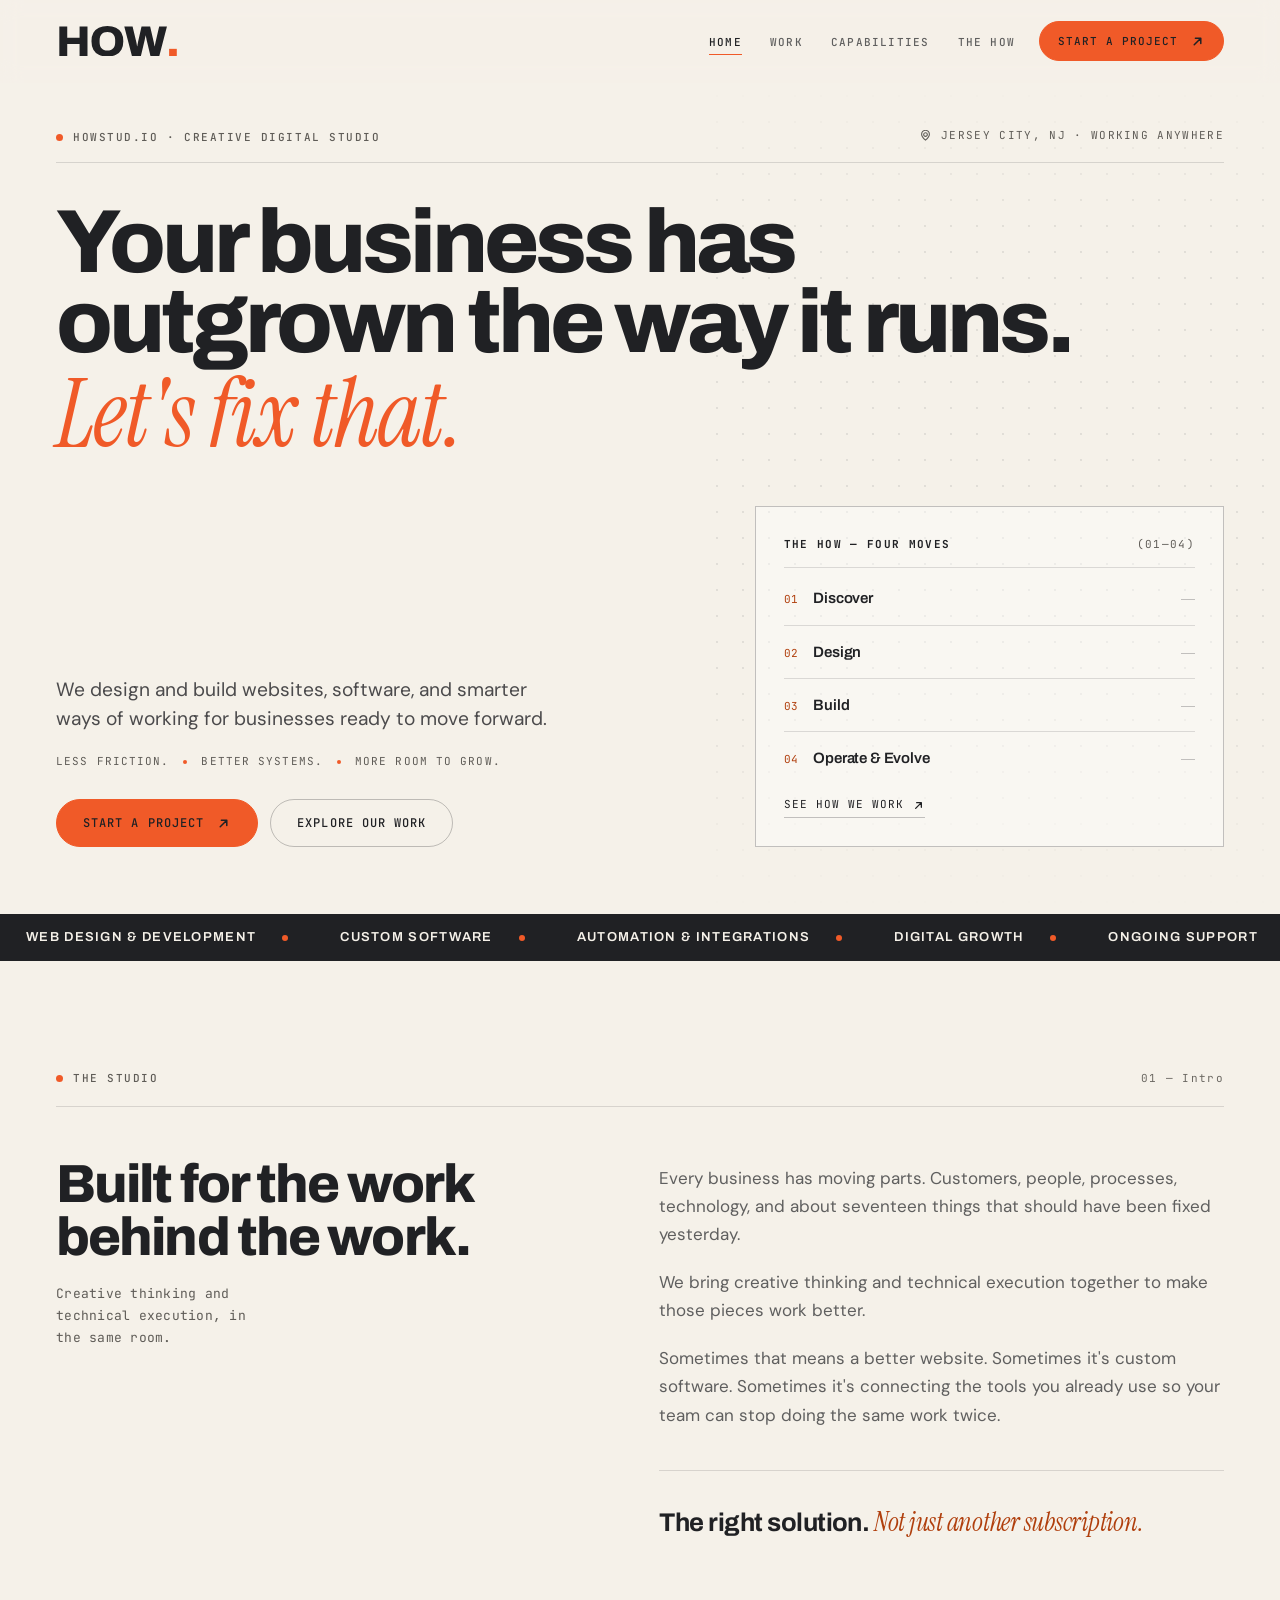
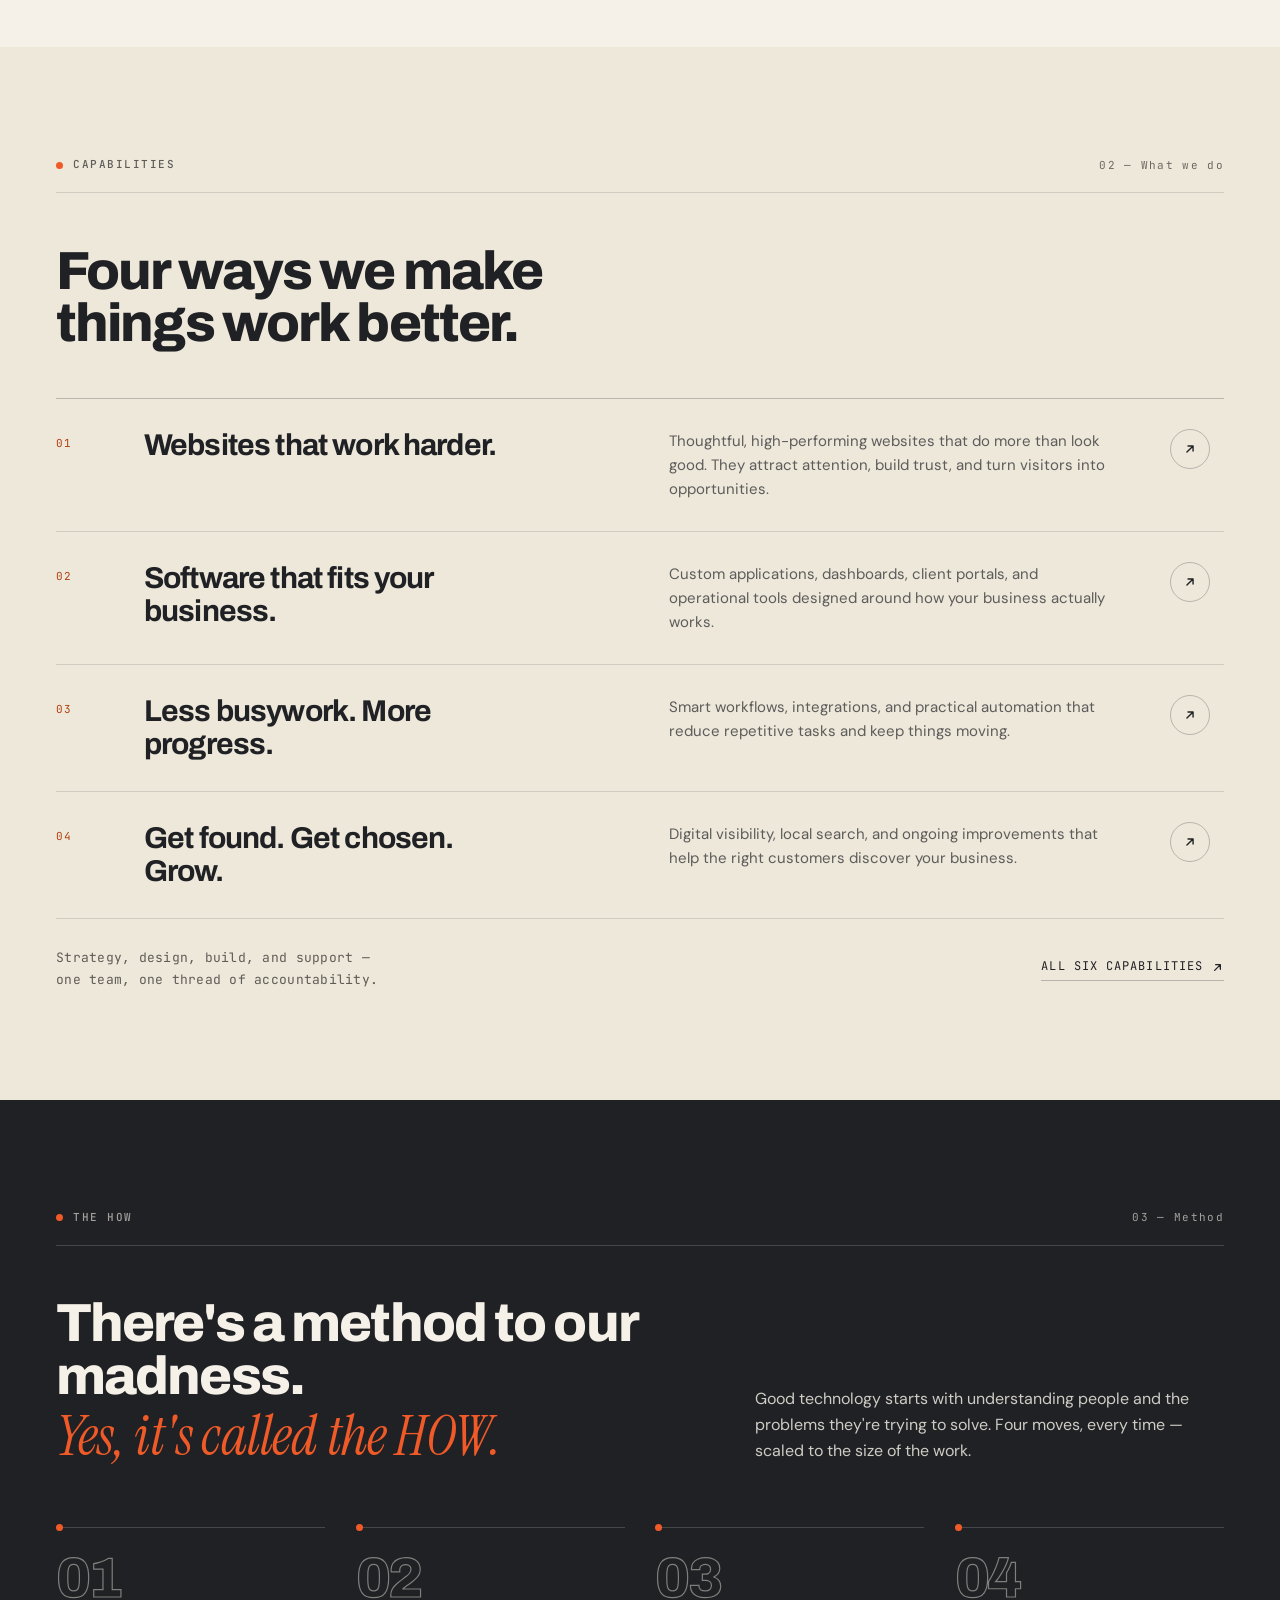
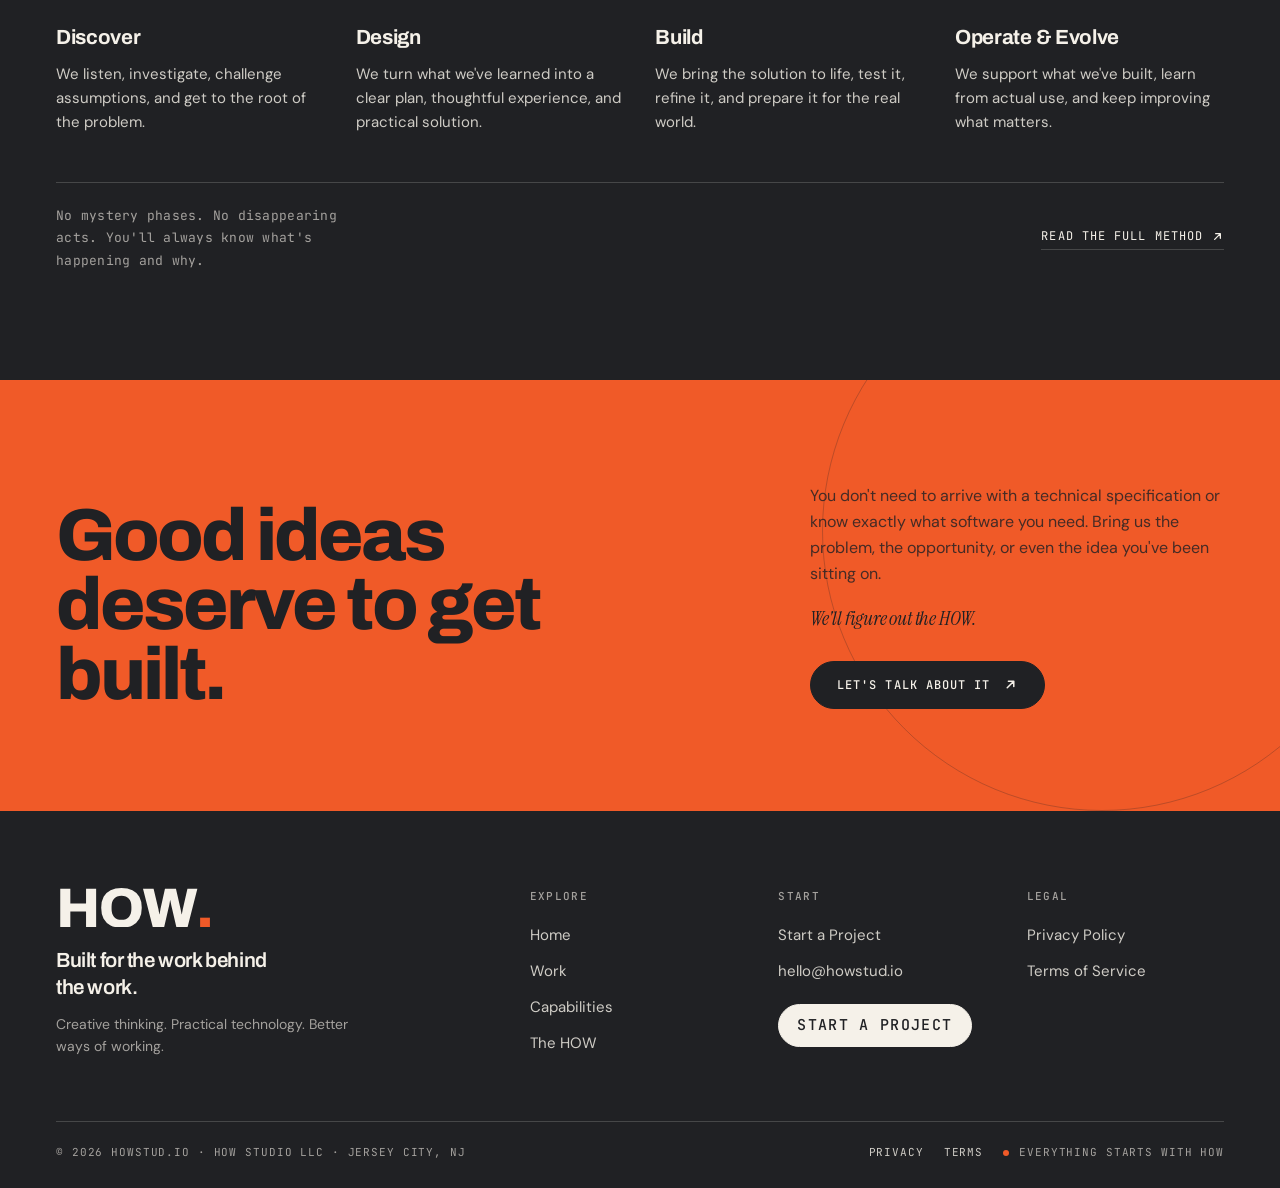
<file: index.html>
<!DOCTYPE html>
<html lang="en">
<head>
<meta charset="utf-8">
<meta name="viewport" content="width=device-width, initial-scale=1">
<title>HOWstud.io — Creative Digital Studio | Websites, Software, Better Ways of Working</title>
<meta name="description" content="HOWstud.io is a creative digital studio that designs and builds websites, custom software, and smarter ways of working for businesses ready to move forward. Less friction. Better systems. More room to grow.">
<link rel="canonical" href="https://howstud.io/">
<meta name="theme-color" content="#f5f1e9">
<meta property="og:type" content="website">
<meta property="og:site_name" content="HOWstud.io">
<meta property="og:url" content="https://howstud.io/">
<meta property="og:title" content="HOWstud.io — Your business has outgrown the way it runs.">
<meta property="og:description" content="Creative thinking. Practical technology. Better ways of working. We design and build websites, software, and smarter systems.">
<meta property="og:image" content="https://howstud.io/assets/img/og-image.png">
<meta property="og:image:width" content="1200">
<meta property="og:image:height" content="630">
<meta property="og:image:alt" content="HOWstud.io — Creative Digital Studio. Your business has outgrown the way it runs. Let's fix that.">
<meta name="twitter:card" content="summary_large_image">
<meta name="twitter:title" content="HOWstud.io — Your business has outgrown the way it runs.">
<meta name="twitter:description" content="Creative thinking. Practical technology. Better ways of working.">
<meta name="twitter:image" content="https://howstud.io/assets/img/og-image.png">
<link rel="icon" href="assets/brand/favicon.svg" type="image/svg+xml">
<link rel="icon" href="assets/brand/favicon-32.png" sizes="32x32" type="image/png">
<link rel="apple-touch-icon" href="assets/brand/apple-touch-icon.png">
<link rel="preload" href="assets/fonts/archivo-latin-var.woff2" as="font" type="font/woff2" crossorigin>
<link rel="preload" href="assets/fonts/dm-sans-latin-var.woff2" as="font" type="font/woff2" crossorigin>
<link rel="stylesheet" href="assets/css/site.css">
<script type="application/ld+json">
{
  "@context": "https://schema.org",
  "@type": "ProfessionalService",
  "name": "HOWstud.io",
  "legalName": "HOW Studio LLC",
  "url": "https://howstud.io/",
  "email": "hello@howstud.io",
  "description": "Creative digital studio designing and building websites, custom software, automation, and digital growth systems.",
  "slogan": "Built for the work behind the work.",
  "areaServed": "United States",
  "address": {
    "@type": "PostalAddress",
    "addressLocality": "Jersey City",
    "addressRegion": "NJ",
    "addressCountry": "US"
  }
}
</script>
<script>document.documentElement.classList.add('js');</script>
</head>
<body>

<a class="skip-link" href="#main">Skip to content</a>

<header class="site-header" data-header>
  <div class="header-inner">
    <a class="brand" href="index.html" aria-label="HOWstud.io — home">
      <img src="assets/brand/wordmark-ink.svg" alt="HOWstud.io" width="188" height="47">
    </a>
    <nav class="nav" id="site-nav" aria-label="Primary" data-nav>
      <ul class="nav-list">
        <li><a class="nav-link" href="index.html" aria-current="page">Home</a></li>
        <li><a class="nav-link" href="work.html">Work</a></li>
        <li><a class="nav-link" href="capabilities.html">Capabilities</a></li>
        <li><a class="nav-link" href="the-how.html">The HOW</a></li>
      </ul>
      <a class="btn btn--primary" href="start-a-project.html">Start a Project
        <svg viewBox="0 0 16 16" fill="none" stroke="currentColor" stroke-width="1.6" stroke-linecap="round" stroke-linejoin="round" aria-hidden="true"><path d="M4.5 11.5 11.5 4.5M5.75 4.5h5.75v5.75"/></svg>
      </a>
    </nav>
    <div class="header-actions">
      <a class="btn btn--primary btn--sm" href="start-a-project.html">Start a Project
        <svg viewBox="0 0 16 16" fill="none" stroke="currentColor" stroke-width="1.6" stroke-linecap="round" stroke-linejoin="round" aria-hidden="true"><path d="M4.5 11.5 11.5 4.5M5.75 4.5h5.75v5.75"/></svg>
      </a>
      <button class="nav-toggle" type="button" aria-expanded="false" aria-controls="site-nav" data-nav-toggle>
        <span aria-hidden="true"></span>
        <span aria-hidden="true"></span>
        <span class="visually-hidden" data-nav-label>Open menu</span>
      </button>
    </div>
  </div>
</header>

<main id="main">

  <!-- Hero -->
  <section class="hero">
    <div class="wrap">
      <div class="hero-top">
        <p class="eyebrow"><span class="dot" aria-hidden="true"></span>HOWstud.io · Creative Digital Studio</p>
        <p class="hero-loc">
          <svg width="11" height="11" viewBox="0 0 12 12" fill="none" stroke="currentColor" stroke-width="1.2" aria-hidden="true"><circle cx="6" cy="5" r="2"/><path d="M6 11S1.75 7.6 1.75 4.6a4.25 4.25 0 1 1 8.5 0C10.25 7.6 6 11 6 11Z"/></svg>
          Jersey City, NJ · Working anywhere
        </p>
      </div>

      <h1 class="display hero-title" data-reveal>
        Your business has outgrown the way it runs.
        <span class="fix">Let's fix that.</span>
      </h1>

      <div class="hero-body">
        <div class="hero-copy" data-reveal style="--d: 1">
          <p class="lede">We design and build websites, software, and smarter ways of working for businesses ready to move forward.</p>
          <p class="hero-support">
            <span>Less friction.</span><span class="sep" aria-hidden="true"></span>
            <span>Better systems.</span><span class="sep" aria-hidden="true"></span>
            <span>More room to grow.</span>
          </p>
          <div class="btn-row">
            <a class="btn btn--primary" href="start-a-project.html">Start a Project
              <svg viewBox="0 0 16 16" fill="none" stroke="currentColor" stroke-width="1.6" stroke-linecap="round" stroke-linejoin="round" aria-hidden="true"><path d="M4.5 11.5 11.5 4.5M5.75 4.5h5.75v5.75"/></svg>
            </a>
            <a class="btn btn--ghost" href="work.html">Explore Our Work</a>
          </div>
        </div>

        <aside class="method-card" aria-labelledby="method-card-title" data-reveal style="--d: 2">
          <div class="method-card__head">
            <h2 class="mono" id="method-card-title" style="color: var(--ink)">The HOW — four moves</h2>
            <span class="mono" aria-hidden="true">(01—04)</span>
          </div>
          <ul class="method-card__list">
            <li><span>01</span><span>Discover</span></li>
            <li><span>02</span><span>Design</span></li>
            <li><span>03</span><span>Build</span></li>
            <li><span>04</span><span>Operate &amp; Evolve</span></li>
          </ul>
          <a class="link-arrow" href="the-how.html">See how we work
            <svg viewBox="0 0 16 16" fill="none" stroke="currentColor" stroke-width="1.6" stroke-linecap="round" stroke-linejoin="round" aria-hidden="true"><path d="M4.5 11.5 11.5 4.5M5.75 4.5h5.75v5.75"/></svg>
          </a>
        </aside>
      </div>
    </div>
  </section>

  <!-- Ticker -->
  <div class="ticker" aria-hidden="true">
    <div class="ticker__track" data-ticker-track>
      <div class="ticker__group">
        <span class="ticker__item">Web design &amp; development</span>
        <span class="ticker__item">Custom software</span>
        <span class="ticker__item">Automation &amp; integrations</span>
        <span class="ticker__item">Digital growth</span>
        <span class="ticker__item">Ongoing support</span>
      </div>
    </div>
  </div>

  <!-- Intro -->
  <section class="section" id="studio" aria-labelledby="intro-title">
    <div class="wrap">
      <div class="section-head">
        <p class="eyebrow"><span class="dot" aria-hidden="true"></span>The studio</p>
        <p class="section-head__index" aria-hidden="true">01 — Intro</p>
      </div>
      <div class="grid intro-grid">
        <div class="intro-head" data-reveal>
          <h2 class="h2" id="intro-title">Built for the work behind the work.</h2>
          <p class="mono">Creative thinking and technical execution, in the same room.</p>
        </div>
        <div class="intro-body" data-reveal style="--d: 1">
          <p>Every business has moving parts. Customers, people, processes, technology, and about seventeen things that should have been fixed yesterday.</p>
          <p>We bring creative thinking and technical execution together to make those pieces work better.</p>
          <p>Sometimes that means a better website. Sometimes it's custom software. Sometimes it's connecting the tools you already use so your team can stop doing the same work twice.</p>
          <p class="accent">The right solution. <span class="serif">Not just another subscription.</span></p>
        </div>
      </div>
    </div>
  </section>

  <!-- Capabilities teaser -->
  <section class="section section--paper2" id="capabilities" aria-labelledby="cap-title">
    <div class="wrap">
      <div class="section-head">
        <p class="eyebrow"><span class="dot" aria-hidden="true"></span>Capabilities</p>
        <p class="section-head__index" aria-hidden="true">02 — What we do</p>
      </div>

      <h2 class="h2" id="cap-title" style="max-width: 18ch; margin-bottom: clamp(2rem, 4vw, 3rem)" data-reveal>Four ways we make things work better.</h2>

      <div class="cap-list">
        <a class="cap-row" href="capabilities.html#web" data-reveal>
          <span class="cap-num">01</span>
          <h3 class="cap-title">Websites that work harder.</h3>
          <p class="cap-desc">Thoughtful, high-performing websites that do more than look good. They attract attention, build trust, and turn visitors into opportunities.</p>
          <span class="cap-arrow" aria-hidden="true">
            <svg viewBox="0 0 16 16" fill="none" stroke="currentColor" stroke-width="1.6" stroke-linecap="round" stroke-linejoin="round"><path d="M4.5 11.5 11.5 4.5M5.75 4.5h5.75v5.75"/></svg>
          </span>
        </a>
        <a class="cap-row" href="capabilities.html#software" data-reveal style="--d: 1">
          <span class="cap-num">02</span>
          <h3 class="cap-title">Software that fits your business.</h3>
          <p class="cap-desc">Custom applications, dashboards, client portals, and operational tools designed around how your business actually works.</p>
          <span class="cap-arrow" aria-hidden="true">
            <svg viewBox="0 0 16 16" fill="none" stroke="currentColor" stroke-width="1.6" stroke-linecap="round" stroke-linejoin="round"><path d="M4.5 11.5 11.5 4.5M5.75 4.5h5.75v5.75"/></svg>
          </span>
        </a>
        <a class="cap-row" href="capabilities.html#automation" data-reveal style="--d: 2">
          <span class="cap-num">03</span>
          <h3 class="cap-title">Less busywork. More progress.</h3>
          <p class="cap-desc">Smart workflows, integrations, and practical automation that reduce repetitive tasks and keep things moving.</p>
          <span class="cap-arrow" aria-hidden="true">
            <svg viewBox="0 0 16 16" fill="none" stroke="currentColor" stroke-width="1.6" stroke-linecap="round" stroke-linejoin="round"><path d="M4.5 11.5 11.5 4.5M5.75 4.5h5.75v5.75"/></svg>
          </span>
        </a>
        <a class="cap-row" href="capabilities.html#growth" data-reveal style="--d: 3">
          <span class="cap-num">04</span>
          <h3 class="cap-title">Get found. Get chosen. Grow.</h3>
          <p class="cap-desc">Digital visibility, local search, and ongoing improvements that help the right customers discover your business.</p>
          <span class="cap-arrow" aria-hidden="true">
            <svg viewBox="0 0 16 16" fill="none" stroke="currentColor" stroke-width="1.6" stroke-linecap="round" stroke-linejoin="round"><path d="M4.5 11.5 11.5 4.5M5.75 4.5h5.75v5.75"/></svg>
          </span>
        </a>
      </div>

      <div class="cap-foot">
        <p class="mono" style="text-transform: none; letter-spacing: 0.02em; font-size: 0.8125rem; max-width: 42ch">Strategy, design, build, and support — one team, one thread of accountability.</p>
        <a class="link-arrow" href="capabilities.html">All six capabilities
          <svg viewBox="0 0 16 16" fill="none" stroke="currentColor" stroke-width="1.6" stroke-linecap="round" stroke-linejoin="round" aria-hidden="true"><path d="M4.5 11.5 11.5 4.5M5.75 4.5h5.75v5.75"/></svg>
        </a>
      </div>
    </div>
  </section>

  <!-- Method band -->
  <section class="section section--dark" id="method" aria-labelledby="method-title">
    <div class="wrap">
      <div class="section-head">
        <p class="eyebrow"><span class="dot" aria-hidden="true"></span>The HOW</p>
        <p class="section-head__index" aria-hidden="true">03 — Method</p>
      </div>

      <div class="steps-head">
        <h2 class="h2" id="method-title" data-reveal>There's a method to our madness.
          <span class="serif">Yes, it's called the HOW.</span>
        </h2>
        <p class="body" data-reveal style="--d: 1; max-width: 42ch">Good technology starts with understanding people and the problems they're trying to solve. Four moves, every time — scaled to the size of the work.</p>
      </div>

      <ol class="steps">
        <li class="step" data-reveal>
          <span class="step__num" aria-hidden="true">01</span>
          <h3 class="step__title">Discover</h3>
          <p class="step__text">We listen, investigate, challenge assumptions, and get to the root of the problem.</p>
        </li>
        <li class="step" data-reveal style="--d: 1">
          <span class="step__num" aria-hidden="true">02</span>
          <h3 class="step__title">Design</h3>
          <p class="step__text">We turn what we've learned into a clear plan, thoughtful experience, and practical solution.</p>
        </li>
        <li class="step" data-reveal style="--d: 2">
          <span class="step__num" aria-hidden="true">03</span>
          <h3 class="step__title">Build</h3>
          <p class="step__text">We bring the solution to life, test it, refine it, and prepare it for the real world.</p>
        </li>
        <li class="step" data-reveal style="--d: 3">
          <span class="step__num" aria-hidden="true">04</span>
          <h3 class="step__title">Operate &amp; Evolve</h3>
          <p class="step__text">We support what we've built, learn from actual use, and keep improving what matters.</p>
        </li>
      </ol>

      <div class="steps-foot">
        <p class="mono" style="text-transform: none; letter-spacing: 0.02em; font-size: 0.8125rem; max-width: 40ch">No mystery phases. No disappearing acts. You'll always know what's happening and why.</p>
        <a class="link-arrow" href="the-how.html">Read the full method
          <svg viewBox="0 0 16 16" fill="none" stroke="currentColor" stroke-width="1.6" stroke-linecap="round" stroke-linejoin="round" aria-hidden="true"><path d="M4.5 11.5 11.5 4.5M5.75 4.5h5.75v5.75"/></svg>
        </a>
      </div>
    </div>
  </section>

  <!-- Closing CTA -->
  <section class="cta-band" id="start" aria-labelledby="cta-title">
    <div class="wrap">
      <div class="cta-band__inner">
        <h2 class="h1" id="cta-title" data-reveal>Good ideas deserve to get built.</h2>
        <div class="cta-band__aside" data-reveal style="--d: 1">
          <p class="body">You don't need to arrive with a technical specification or know exactly what software you need. Bring us the problem, the opportunity, or even the idea you've been sitting on.</p>
          <p class="body"><span class="serif">We'll figure out the HOW.</span></p>
          <a class="btn" href="start-a-project.html" style="--btn-bg: #202124; --btn-fg: #f5f1e9">Let's Talk About It
            <svg viewBox="0 0 16 16" fill="none" stroke="currentColor" stroke-width="1.6" stroke-linecap="round" stroke-linejoin="round" aria-hidden="true"><path d="M4.5 11.5 11.5 4.5M5.75 4.5h5.75v5.75"/></svg>
          </a>
        </div>
      </div>
    </div>
  </section>

</main>

<footer class="site-footer">
  <div class="wrap">
    <div class="footer-top">
      <div class="footer-brand">
        <img src="assets/brand/wordmark-cream.svg" alt="HOWstud.io" width="316" height="79">
        <p class="tagline">Built for the work behind the work.</p>
        <p class="sub">Creative thinking. Practical technology. Better ways of working.</p>
      </div>
      <div class="footer-col">
        <h2>Explore</h2>
        <ul>
          <li><a href="index.html">Home</a></li>
          <li><a href="work.html">Work</a></li>
          <li><a href="capabilities.html">Capabilities</a></li>
          <li><a href="the-how.html">The HOW</a></li>
        </ul>
      </div>
      <div class="footer-col">
        <h2>Start</h2>
        <ul>
          <li><a href="start-a-project.html">Start a Project</a></li>
          <li><a href="mailto:hello@howstud.io">hello@howstud.io</a></li>
        </ul>
        <a class="btn btn--light btn--sm footer-cta" href="start-a-project.html">Start a project</a>
      </div>
      <div class="footer-col">
        <h2>Legal</h2>
        <ul>
          <li><a href="privacy.html">Privacy Policy</a></li>
          <li><a href="terms.html">Terms of Service</a></li>
        </ul>
      </div>
    </div>
    <div class="footer-bottom">
      <p>© <span data-year>2026</span> HOWstud.io · HOW Studio LLC · Jersey City, NJ</p>
      <div class="footer-legal">
        <a href="privacy.html">Privacy</a>
        <a href="terms.html">Terms</a>
        <span class="footer-mark"><span class="dot" aria-hidden="true"></span>Everything starts with HOW</span>
      </div>
    </div>
  </div>
</footer>

<script src="assets/js/site.js" defer></script>
</body>
</html>
</file>
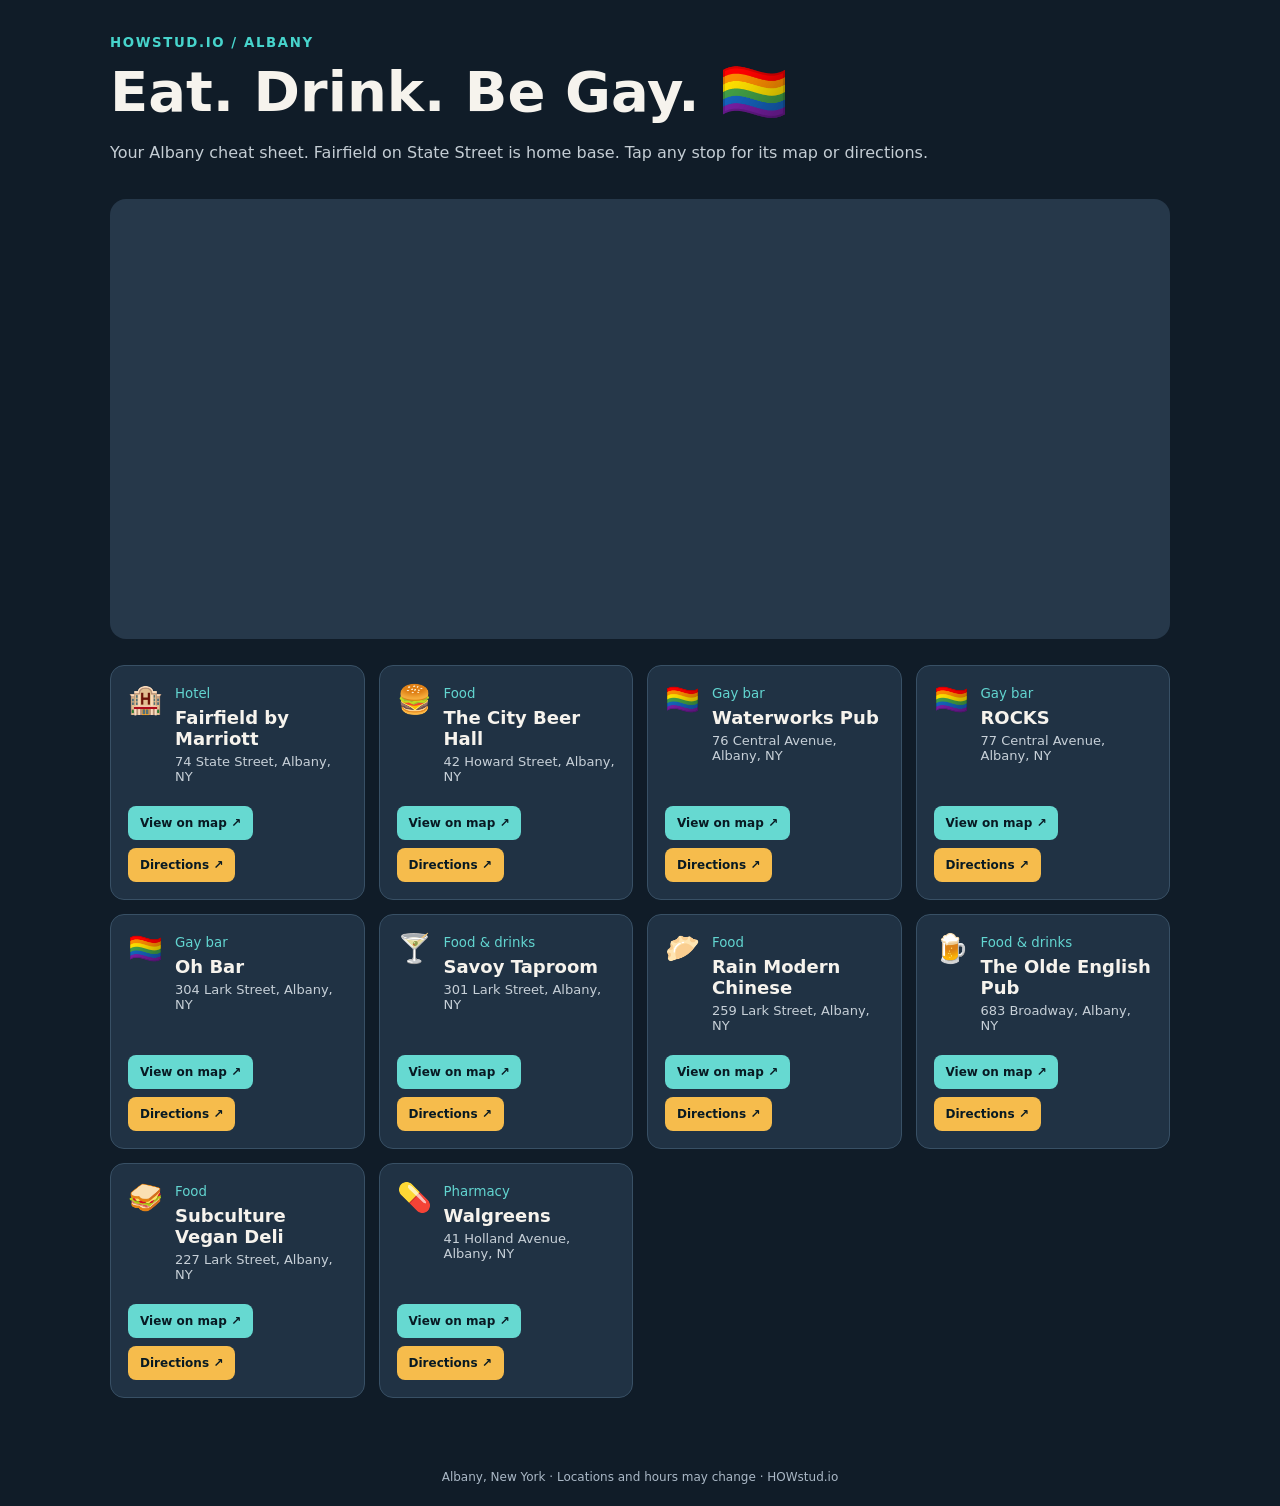
<file: albany/index.html>
<!doctype html><html lang="en"><head><meta charset="utf-8"><meta name="viewport" content="width=device-width,initial-scale=1"><title>Brad's Albany Map | HOWstud.io</title><meta name="description" content="Albany food, nightlife, hotel and Walgreens stops."><style>*{box-sizing:border-box}body{margin:0;background:#101c28;color:#f6f3ed;font:16px system-ui,-apple-system,sans-serif}header{padding:32px 20px 18px;max-width:1100px;margin:auto}header small{color:#47d4cc;font-weight:700;letter-spacing:.12em}h1{font-size:clamp(32px,7vw,56px);margin:8px 0}header p{color:#c4cdd4;line-height:1.5}main{max-width:1100px;margin:auto;padding:0 20px 50px}iframe{width:100%;height:440px;border:0;border-radius:16px;background:#26384a}section{display:grid;grid-template-columns:repeat(auto-fit,minmax(250px,1fr));gap:14px;margin-top:22px}article{background:#203244;border:1px solid #385065;border-radius:14px;padding:17px}.top{display:flex;gap:12px;align-items:flex-start;min-height:115px}.emoji{font-size:28px}small{color:#62d5d0}h2{font-size:18px;margin:5px 0}article p{font-size:13px;color:#c7d0d8;margin:0}article a{display:inline-block;color:#081a23;background:#66d9d1;padding:10px 12px;border-radius:8px;margin:8px 6px 0 0;text-decoration:none;font-weight:700;font-size:12px}article a+a{background:#f6bc4c}footer{text-align:center;color:#aab8c6;padding:22px;font-size:12px}</style></head><body><header><small>HOWSTUD.IO / ALBANY</small><h1>Eat. Drink. Be Gay. 🏳️‍🌈</h1><p>Your Albany cheat sheet. Fairfield on State Street is home base. Tap any stop for its map or directions.</p></header><main><iframe title="Map of downtown Albany" loading="lazy" referrerpolicy="no-referrer-when-downgrade" src="https://maps.google.com/maps?q=74%20State%20Street%20Albany%20NY&z=14&output=embed"></iframe><section><article><div class="top"><span class="emoji">🏨</span><div><small>Hotel</small><h2>Fairfield by Marriott</h2><p>74 State Street, Albany, NY</p></div></div><a target="_blank" rel="noopener" href="https://www.google.com/maps/search/?api=1&query=Fairfield%20by%20Marriott%2074%20State%20Street%20Albany%20NY">View on map ↗</a><a target="_blank" rel="noopener" href="https://www.google.com/maps/dir/?api=1&destination=Fairfield%20by%20Marriott%2074%20State%20Street%20Albany%20NY">Directions ↗</a></article>
<article><div class="top"><span class="emoji">🍔</span><div><small>Food</small><h2>The City Beer Hall</h2><p>42 Howard Street, Albany, NY</p></div></div><a target="_blank" rel="noopener" href="https://www.google.com/maps/search/?api=1&query=The%20City%20Beer%20Hall%2042%20Howard%20Street%20Albany%20NY">View on map ↗</a><a target="_blank" rel="noopener" href="https://www.google.com/maps/dir/?api=1&destination=The%20City%20Beer%20Hall%2042%20Howard%20Street%20Albany%20NY">Directions ↗</a></article>
<article><div class="top"><span class="emoji">🏳️‍🌈</span><div><small>Gay bar</small><h2>Waterworks Pub</h2><p>76 Central Avenue, Albany, NY</p></div></div><a target="_blank" rel="noopener" href="https://www.google.com/maps/search/?api=1&query=Waterworks%20Pub%2076%20Central%20Avenue%20Albany%20NY">View on map ↗</a><a target="_blank" rel="noopener" href="https://www.google.com/maps/dir/?api=1&destination=Waterworks%20Pub%2076%20Central%20Avenue%20Albany%20NY">Directions ↗</a></article>
<article><div class="top"><span class="emoji">🏳️‍🌈</span><div><small>Gay bar</small><h2>ROCKS</h2><p>77 Central Avenue, Albany, NY</p></div></div><a target="_blank" rel="noopener" href="https://www.google.com/maps/search/?api=1&query=ROCKS%2077%20Central%20Avenue%20Albany%20NY">View on map ↗</a><a target="_blank" rel="noopener" href="https://www.google.com/maps/dir/?api=1&destination=ROCKS%2077%20Central%20Avenue%20Albany%20NY">Directions ↗</a></article>
<article><div class="top"><span class="emoji">🏳️‍🌈</span><div><small>Gay bar</small><h2>Oh Bar</h2><p>304 Lark Street, Albany, NY</p></div></div><a target="_blank" rel="noopener" href="https://www.google.com/maps/search/?api=1&query=Oh%20Bar%20304%20Lark%20Street%20Albany%20NY">View on map ↗</a><a target="_blank" rel="noopener" href="https://www.google.com/maps/dir/?api=1&destination=Oh%20Bar%20304%20Lark%20Street%20Albany%20NY">Directions ↗</a></article>
<article><div class="top"><span class="emoji">🍸</span><div><small>Food & drinks</small><h2>Savoy Taproom</h2><p>301 Lark Street, Albany, NY</p></div></div><a target="_blank" rel="noopener" href="https://www.google.com/maps/search/?api=1&query=Savoy%20Taproom%20301%20Lark%20Street%20Albany%20NY">View on map ↗</a><a target="_blank" rel="noopener" href="https://www.google.com/maps/dir/?api=1&destination=Savoy%20Taproom%20301%20Lark%20Street%20Albany%20NY">Directions ↗</a></article>
<article><div class="top"><span class="emoji">🥟</span><div><small>Food</small><h2>Rain Modern Chinese</h2><p>259 Lark Street, Albany, NY</p></div></div><a target="_blank" rel="noopener" href="https://www.google.com/maps/search/?api=1&query=Rain%20Modern%20Chinese%20259%20Lark%20Street%20Albany%20NY">View on map ↗</a><a target="_blank" rel="noopener" href="https://www.google.com/maps/dir/?api=1&destination=Rain%20Modern%20Chinese%20259%20Lark%20Street%20Albany%20NY">Directions ↗</a></article>
<article><div class="top"><span class="emoji">🍺</span><div><small>Food & drinks</small><h2>The Olde English Pub</h2><p>683 Broadway, Albany, NY</p></div></div><a target="_blank" rel="noopener" href="https://www.google.com/maps/search/?api=1&query=The%20Olde%20English%20Pub%20683%20Broadway%20Albany%20NY">View on map ↗</a><a target="_blank" rel="noopener" href="https://www.google.com/maps/dir/?api=1&destination=The%20Olde%20English%20Pub%20683%20Broadway%20Albany%20NY">Directions ↗</a></article>
<article><div class="top"><span class="emoji">🥪</span><div><small>Food</small><h2>Subculture Vegan Deli</h2><p>227 Lark Street, Albany, NY</p></div></div><a target="_blank" rel="noopener" href="https://www.google.com/maps/search/?api=1&query=Subculture%20Vegan%20Deli%20227%20Lark%20Street%20Albany%20NY">View on map ↗</a><a target="_blank" rel="noopener" href="https://www.google.com/maps/dir/?api=1&destination=Subculture%20Vegan%20Deli%20227%20Lark%20Street%20Albany%20NY">Directions ↗</a></article>
<article><div class="top"><span class="emoji">💊</span><div><small>Pharmacy</small><h2>Walgreens</h2><p>41 Holland Avenue, Albany, NY</p></div></div><a target="_blank" rel="noopener" href="https://www.google.com/maps/search/?api=1&query=Walgreens%2041%20Holland%20Avenue%20Albany%20NY">View on map ↗</a><a target="_blank" rel="noopener" href="https://www.google.com/maps/dir/?api=1&destination=Walgreens%2041%20Holland%20Avenue%20Albany%20NY">Directions ↗</a></article></section></main><footer>Albany, New York · Locations and hours may change · HOWstud.io</footer></body></html>
</file>
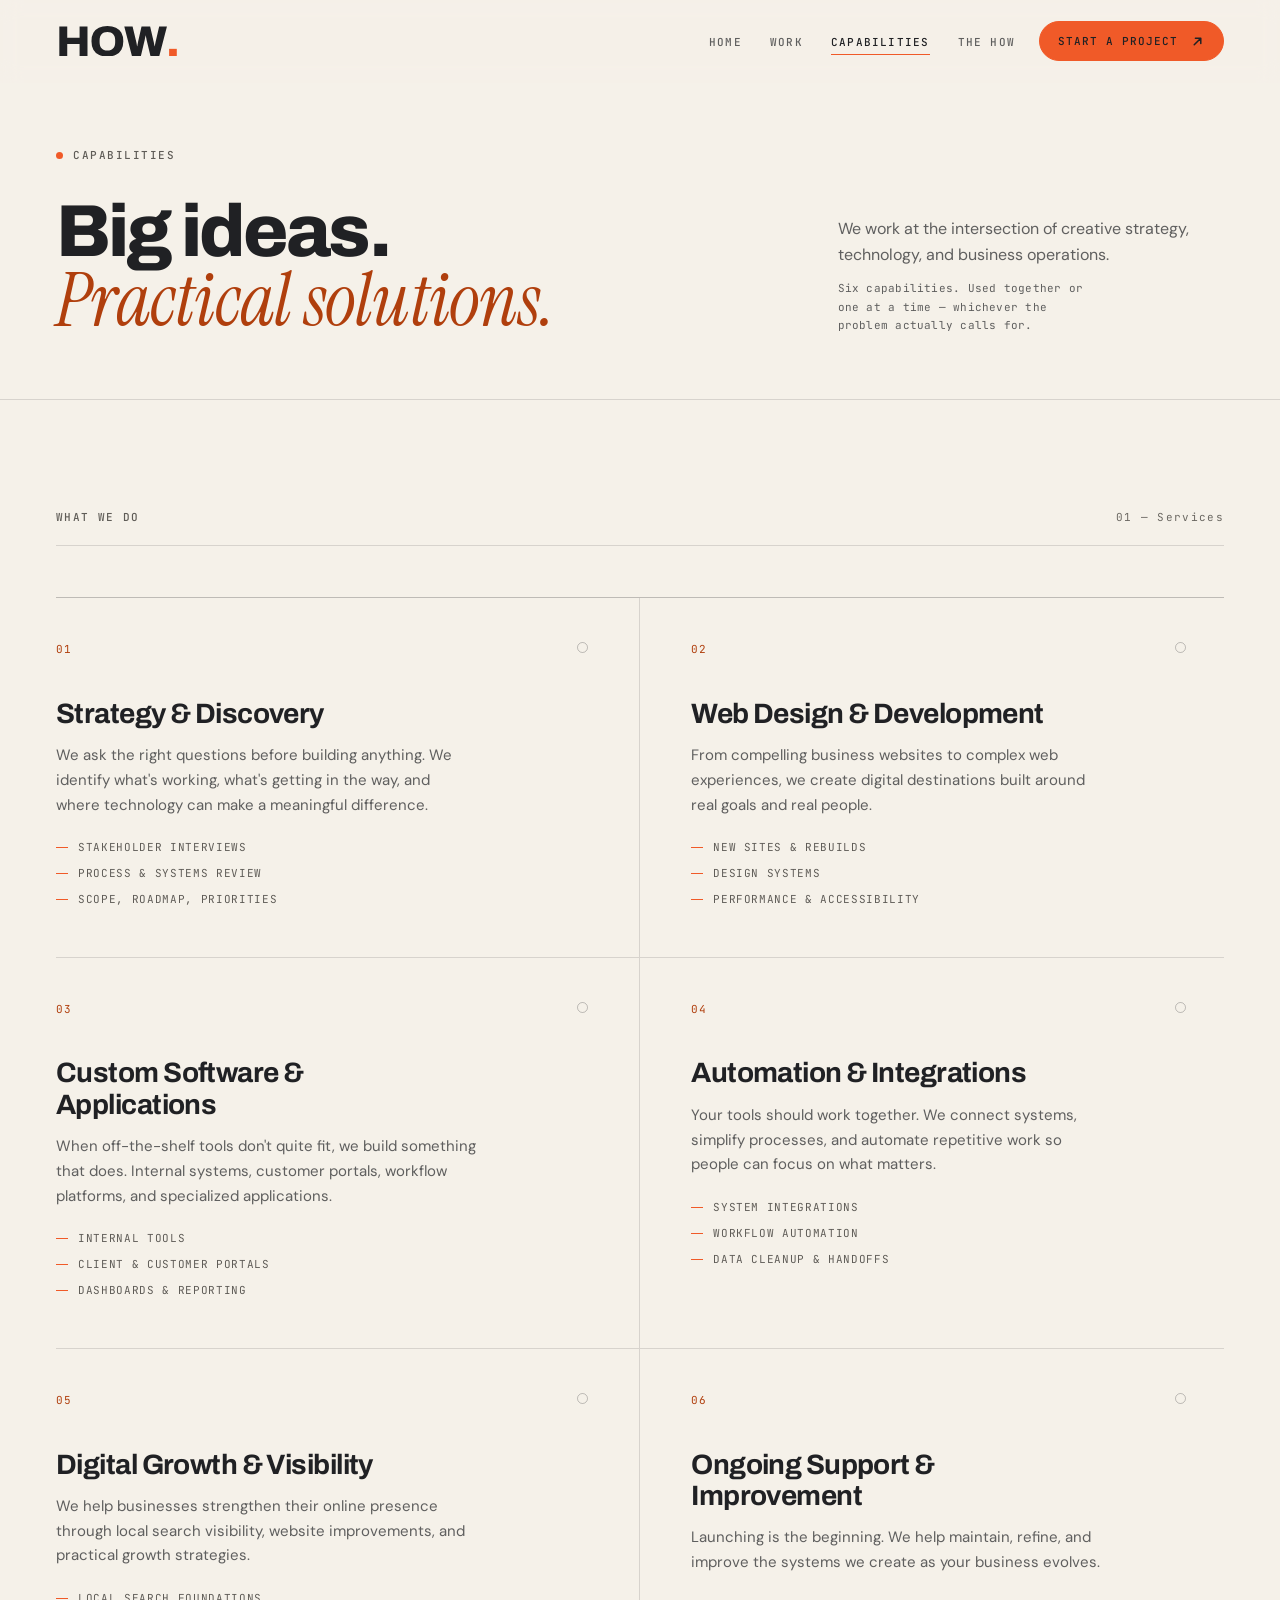
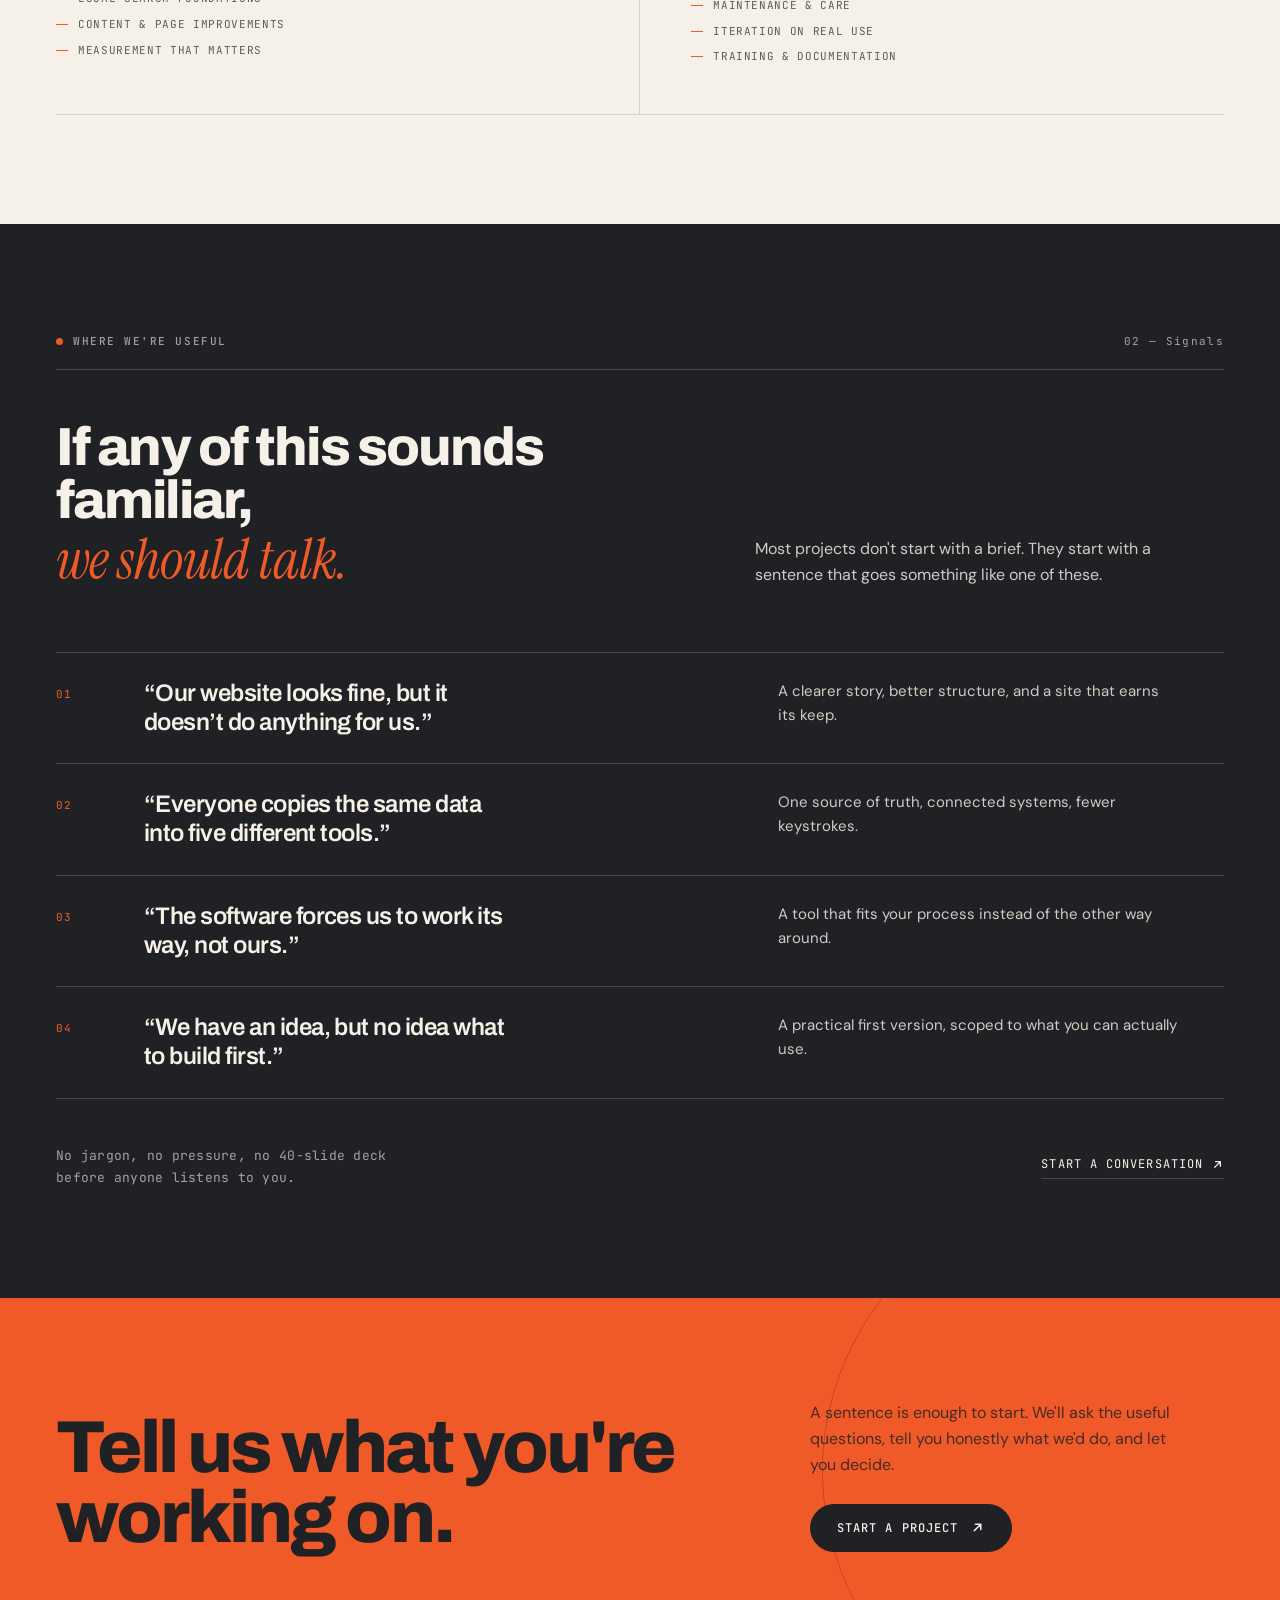
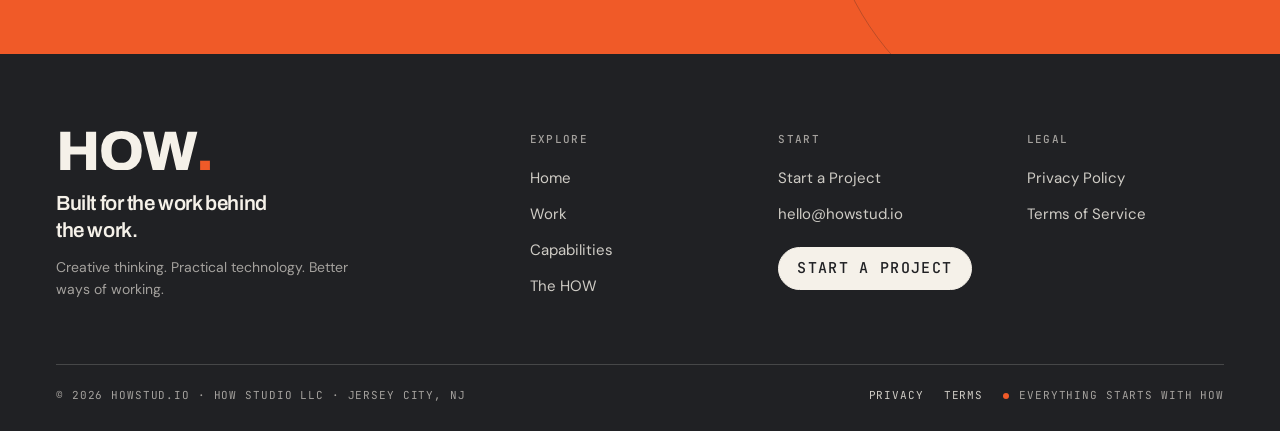
<file: capabilities.html>
<!DOCTYPE html>
<html lang="en">
<head>
<meta charset="utf-8">
<meta name="viewport" content="width=device-width, initial-scale=1">
<title>Capabilities — HOWstud.io | Strategy, Web, Software, Automation, Growth</title>
<meta name="description" content="Big ideas. Practical solutions. HOWstud.io works at the intersection of creative strategy, technology, and business operations — websites, custom software, automation, digital growth, and ongoing support.">
<link rel="canonical" href="https://howstud.io/capabilities.html">
<meta name="theme-color" content="#f5f1e9">
<meta property="og:type" content="website">
<meta property="og:site_name" content="HOWstud.io">
<meta property="og:url" content="https://howstud.io/capabilities.html">
<meta property="og:title" content="Capabilities — HOWstud.io">
<meta property="og:description" content="Strategy &amp; discovery, web design and development, custom software, automation, digital growth, and ongoing support.">
<meta property="og:image" content="https://howstud.io/assets/img/og-image.png">
<meta property="og:image:width" content="1200">
<meta property="og:image:height" content="630">
<meta name="twitter:card" content="summary_large_image">
<meta name="twitter:title" content="Capabilities — HOWstud.io">
<meta name="twitter:description" content="Big ideas. Practical solutions.">
<meta name="twitter:image" content="https://howstud.io/assets/img/og-image.png">
<link rel="icon" href="assets/brand/favicon.svg" type="image/svg+xml">
<link rel="icon" href="assets/brand/favicon-32.png" sizes="32x32" type="image/png">
<link rel="apple-touch-icon" href="assets/brand/apple-touch-icon.png">
<link rel="preload" href="assets/fonts/archivo-latin-var.woff2" as="font" type="font/woff2" crossorigin>
<link rel="preload" href="assets/fonts/dm-sans-latin-var.woff2" as="font" type="font/woff2" crossorigin>
<link rel="stylesheet" href="assets/css/site.css">
<script>document.documentElement.classList.add('js');</script>
</head>
<body>

<a class="skip-link" href="#main">Skip to content</a>

<header class="site-header" data-header>
  <div class="header-inner">
    <a class="brand" href="index.html" aria-label="HOWstud.io — home">
      <img src="assets/brand/wordmark-ink.svg" alt="HOWstud.io" width="188" height="47">
    </a>
    <nav class="nav" id="site-nav" aria-label="Primary" data-nav>
      <ul class="nav-list">
        <li><a class="nav-link" href="index.html">Home</a></li>
        <li><a class="nav-link" href="work.html">Work</a></li>
        <li><a class="nav-link" href="capabilities.html" aria-current="page">Capabilities</a></li>
        <li><a class="nav-link" href="the-how.html">The HOW</a></li>
      </ul>
      <a class="btn btn--primary" href="start-a-project.html">Start a Project
        <svg viewBox="0 0 16 16" fill="none" stroke="currentColor" stroke-width="1.6" stroke-linecap="round" stroke-linejoin="round" aria-hidden="true"><path d="M4.5 11.5 11.5 4.5M5.75 4.5h5.75v5.75"/></svg>
      </a>
    </nav>
    <div class="header-actions">
      <a class="btn btn--primary btn--sm" href="start-a-project.html">Start a Project
        <svg viewBox="0 0 16 16" fill="none" stroke="currentColor" stroke-width="1.6" stroke-linecap="round" stroke-linejoin="round" aria-hidden="true"><path d="M4.5 11.5 11.5 4.5M5.75 4.5h5.75v5.75"/></svg>
      </a>
      <button class="nav-toggle" type="button" aria-expanded="false" aria-controls="site-nav" data-nav-toggle>
        <span aria-hidden="true"></span>
        <span aria-hidden="true"></span>
        <span class="visually-hidden" data-nav-label>Open menu</span>
      </button>
    </div>
  </div>
</header>

<main id="main">

  <section class="page-hero">
    <div class="wrap">
      <p class="eyebrow" data-reveal><span class="dot" aria-hidden="true"></span>Capabilities</p>
      <div class="page-hero__grid">
        <h1 class="h1" data-reveal>Big ideas.
          <span class="serif" style="color: var(--orange-ink); display: block">Practical solutions.</span>
        </h1>
        <div class="page-hero__aside" data-reveal style="--d: 1">
          <p>We work at the intersection of creative strategy, technology, and business operations.</p>
          <p class="mono" style="text-transform: none; letter-spacing: 0.02em">Six capabilities. Used together or one at a time — whichever the problem actually calls for.</p>
        </div>
      </div>
    </div>
  </section>

  <section class="section" aria-labelledby="services-title">
    <div class="wrap">
      <div class="section-head">
        <h2 class="section-title" id="services-title">What we do</h2>
        <p class="section-head__index" aria-hidden="true">01 — Services</p>
      </div>

      <div class="services">
        <article class="service" id="strategy" data-reveal>
          <div class="service__top">
            <span class="service__num">01</span>
            <span class="service__mark" aria-hidden="true"></span>
          </div>
          <h3 class="h3">Strategy &amp; Discovery</h3>
          <p>We ask the right questions before building anything. We identify what's working, what's getting in the way, and where technology can make a meaningful difference.</p>
          <ul class="service__list">
            <li>Stakeholder interviews</li>
            <li>Process &amp; systems review</li>
            <li>Scope, roadmap, priorities</li>
          </ul>
        </article>

        <article class="service" id="web" data-reveal style="--d: 1">
          <div class="service__top">
            <span class="service__num">02</span>
            <span class="service__mark" aria-hidden="true"></span>
          </div>
          <h3 class="h3">Web Design &amp; Development</h3>
          <p>From compelling business websites to complex web experiences, we create digital destinations built around real goals and real people.</p>
          <ul class="service__list">
            <li>New sites &amp; rebuilds</li>
            <li>Design systems</li>
            <li>Performance &amp; accessibility</li>
          </ul>
        </article>

        <article class="service" id="software" data-reveal>
          <div class="service__top">
            <span class="service__num">03</span>
            <span class="service__mark" aria-hidden="true"></span>
          </div>
          <h3 class="h3">Custom Software &amp; Applications</h3>
          <p>When off-the-shelf tools don't quite fit, we build something that does. Internal systems, customer portals, workflow platforms, and specialized applications.</p>
          <ul class="service__list">
            <li>Internal tools</li>
            <li>Client &amp; customer portals</li>
            <li>Dashboards &amp; reporting</li>
          </ul>
        </article>

        <article class="service" id="automation" data-reveal style="--d: 1">
          <div class="service__top">
            <span class="service__num">04</span>
            <span class="service__mark" aria-hidden="true"></span>
          </div>
          <h3 class="h3">Automation &amp; Integrations</h3>
          <p>Your tools should work together. We connect systems, simplify processes, and automate repetitive work so people can focus on what matters.</p>
          <ul class="service__list">
            <li>System integrations</li>
            <li>Workflow automation</li>
            <li>Data cleanup &amp; handoffs</li>
          </ul>
        </article>

        <article class="service" id="growth" data-reveal>
          <div class="service__top">
            <span class="service__num">05</span>
            <span class="service__mark" aria-hidden="true"></span>
          </div>
          <h3 class="h3">Digital Growth &amp; Visibility</h3>
          <p>We help businesses strengthen their online presence through local search visibility, website improvements, and practical growth strategies.</p>
          <ul class="service__list">
            <li>Local search foundations</li>
            <li>Content &amp; page improvements</li>
            <li>Measurement that matters</li>
          </ul>
        </article>

        <article class="service" id="support" data-reveal style="--d: 1">
          <div class="service__top">
            <span class="service__num">06</span>
            <span class="service__mark" aria-hidden="true"></span>
          </div>
          <h3 class="h3">Ongoing Support &amp; Improvement</h3>
          <p>Launching is the beginning. We help maintain, refine, and improve the systems we create as your business evolves.</p>
          <ul class="service__list">
            <li>Maintenance &amp; care</li>
            <li>Iteration on real use</li>
            <li>Training &amp; documentation</li>
          </ul>
        </article>
      </div>
    </div>
  </section>

  <section class="section section--dark" aria-labelledby="signals-title">
    <div class="wrap">
      <div class="section-head">
        <p class="eyebrow"><span class="dot" aria-hidden="true"></span>Where we're useful</p>
        <p class="section-head__index" aria-hidden="true">02 — Signals</p>
      </div>
      <div class="steps-head">
        <h2 class="h2" id="signals-title" data-reveal>If any of this sounds familiar, <span class="serif">we should talk.</span></h2>
        <p class="body" data-reveal style="--d: 1; max-width: 40ch">Most projects don't start with a brief. They start with a sentence that goes something like one of these.</p>
      </div>

      <div class="signal-list">
        <div class="signal">
          <span class="signal__num">01</span>
          <p class="signal__quote">&ldquo;Our website looks fine, but it doesn&rsquo;t do anything for us.&rdquo;</p>
          <p class="signal__text">A clearer story, better structure, and a site that earns its keep.</p>
        </div>
        <div class="signal">
          <span class="signal__num">02</span>
          <p class="signal__quote">&ldquo;Everyone copies the same data into five different tools.&rdquo;</p>
          <p class="signal__text">One source of truth, connected systems, fewer keystrokes.</p>
        </div>
        <div class="signal">
          <span class="signal__num">03</span>
          <p class="signal__quote">&ldquo;The software forces us to work its way, not ours.&rdquo;</p>
          <p class="signal__text">A tool that fits your process instead of the other way around.</p>
        </div>
        <div class="signal">
          <span class="signal__num">04</span>
          <p class="signal__quote">&ldquo;We have an idea, but no idea what to build first.&rdquo;</p>
          <p class="signal__text">A practical first version, scoped to what you can actually use.</p>
        </div>
      </div>

      <div class="steps-foot" style="border-top: 0; margin-top: 24px">
        <p class="mono" style="text-transform: none; letter-spacing: 0.02em; font-size: 0.8125rem; max-width: 42ch">No jargon, no pressure, no 40-slide deck before anyone listens to you.</p>
        <a class="link-arrow" href="start-a-project.html">Start a conversation
          <svg viewBox="0 0 16 16" fill="none" stroke="currentColor" stroke-width="1.6" stroke-linecap="round" stroke-linejoin="round" aria-hidden="true"><path d="M4.5 11.5 11.5 4.5M5.75 4.5h5.75v5.75"/></svg>
        </a>
      </div>
    </div>
  </section>

  <section class="cta-band" aria-labelledby="cap-cta">
    <div class="wrap">
      <div class="cta-band__inner">
        <h2 class="h1" id="cap-cta" data-reveal>Tell us what you're working on.</h2>
        <div class="cta-band__aside" data-reveal style="--d: 1">
          <p class="body">A sentence is enough to start. We'll ask the useful questions, tell you honestly what we'd do, and let you decide.</p>
          <a class="btn" href="start-a-project.html" style="--btn-bg: #202124; --btn-fg: #f5f1e9">Start a Project
            <svg viewBox="0 0 16 16" fill="none" stroke="currentColor" stroke-width="1.6" stroke-linecap="round" stroke-linejoin="round" aria-hidden="true"><path d="M4.5 11.5 11.5 4.5M5.75 4.5h5.75v5.75"/></svg>
          </a>
        </div>
      </div>
    </div>
  </section>

</main>

<footer class="site-footer">
  <div class="wrap">
    <div class="footer-top">
      <div class="footer-brand">
        <img src="assets/brand/wordmark-cream.svg" alt="HOWstud.io" width="316" height="79">
        <p class="tagline">Built for the work behind the work.</p>
        <p class="sub">Creative thinking. Practical technology. Better ways of working.</p>
      </div>
      <div class="footer-col">
        <h2>Explore</h2>
        <ul>
          <li><a href="index.html">Home</a></li>
          <li><a href="work.html">Work</a></li>
          <li><a href="capabilities.html">Capabilities</a></li>
          <li><a href="the-how.html">The HOW</a></li>
        </ul>
      </div>
      <div class="footer-col">
        <h2>Start</h2>
        <ul>
          <li><a href="start-a-project.html">Start a Project</a></li>
          <li><a href="mailto:hello@howstud.io">hello@howstud.io</a></li>
        </ul>
        <a class="btn btn--light btn--sm footer-cta" href="start-a-project.html">Start a project</a>
      </div>
      <div class="footer-col">
        <h2>Legal</h2>
        <ul>
          <li><a href="privacy.html">Privacy Policy</a></li>
          <li><a href="terms.html">Terms of Service</a></li>
        </ul>
      </div>
    </div>
    <div class="footer-bottom">
      <p>© <span data-year>2026</span> HOWstud.io · HOW Studio LLC · Jersey City, NJ</p>
      <div class="footer-legal">
        <a href="privacy.html">Privacy</a>
        <a href="terms.html">Terms</a>
        <span class="footer-mark"><span class="dot" aria-hidden="true"></span>Everything starts with HOW</span>
      </div>
    </div>
  </div>
</footer>

<script src="assets/js/site.js" defer></script>
</body>
</html>
</file>
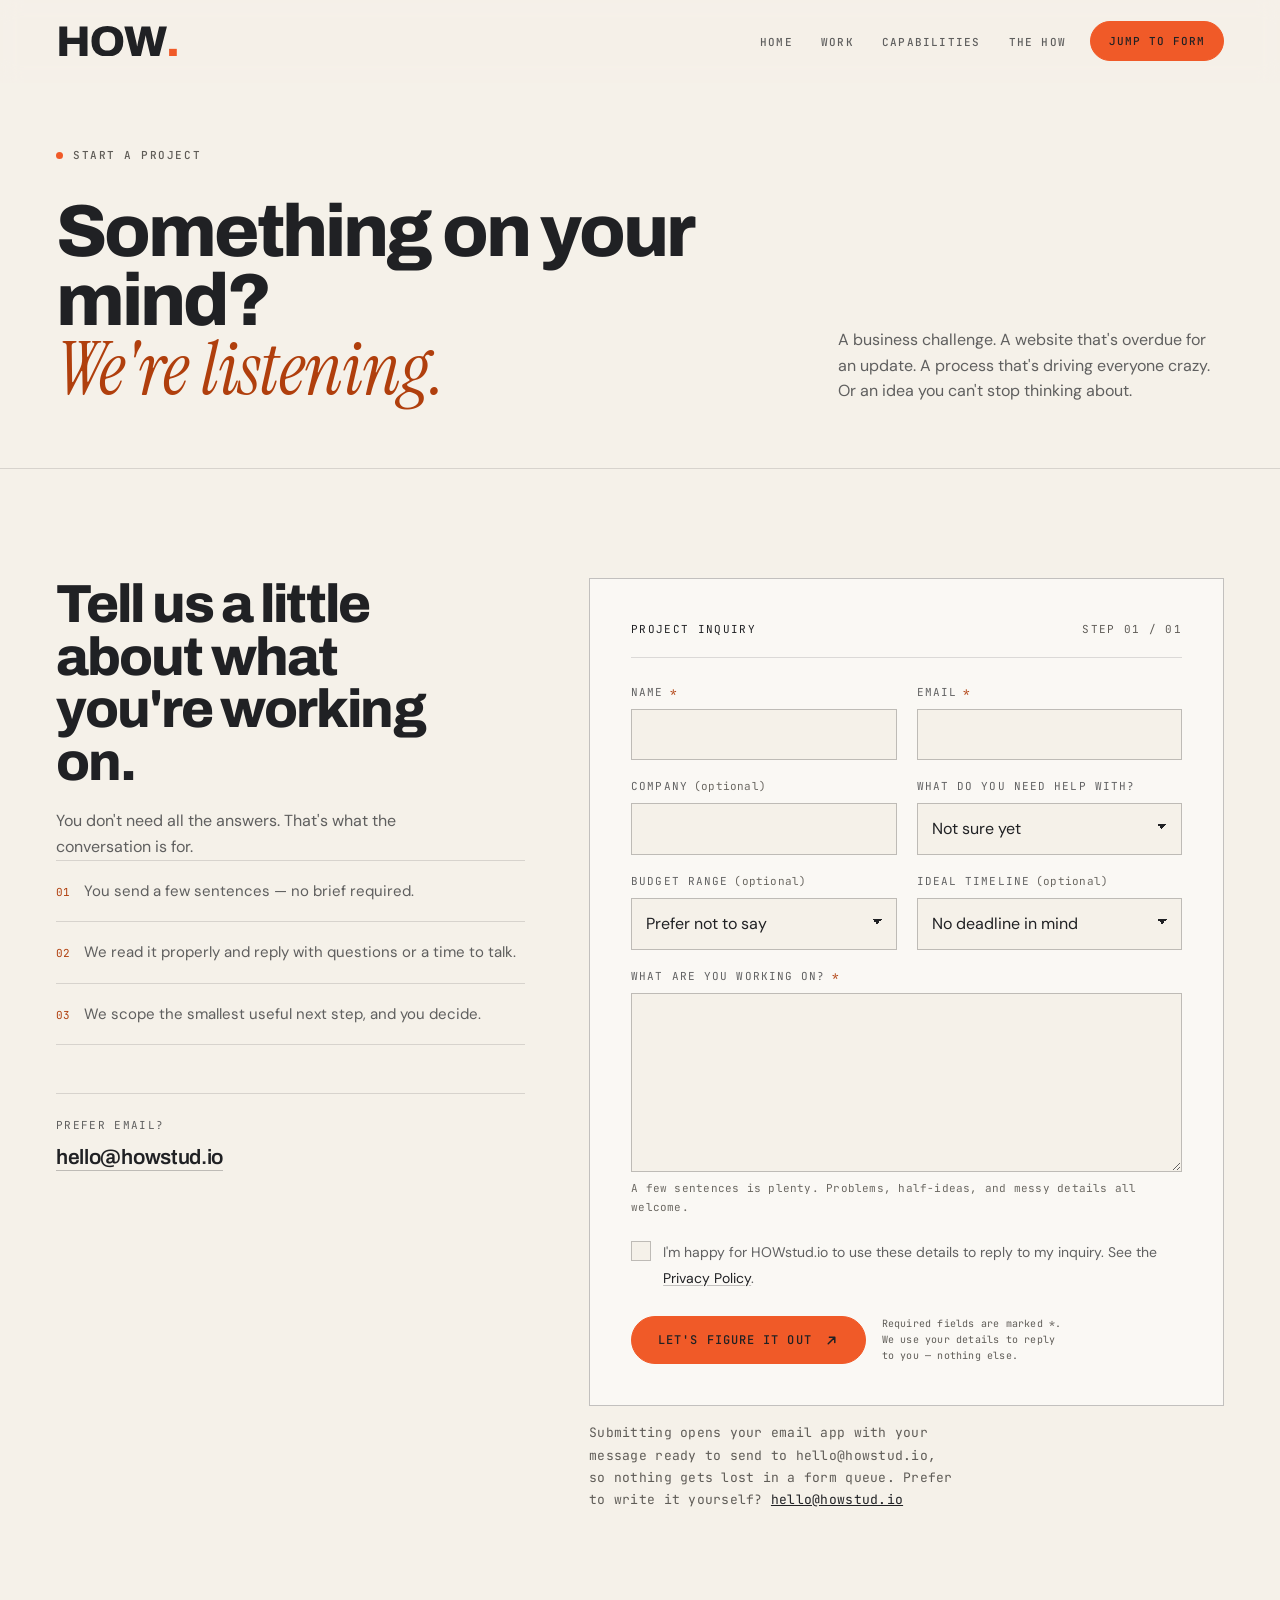
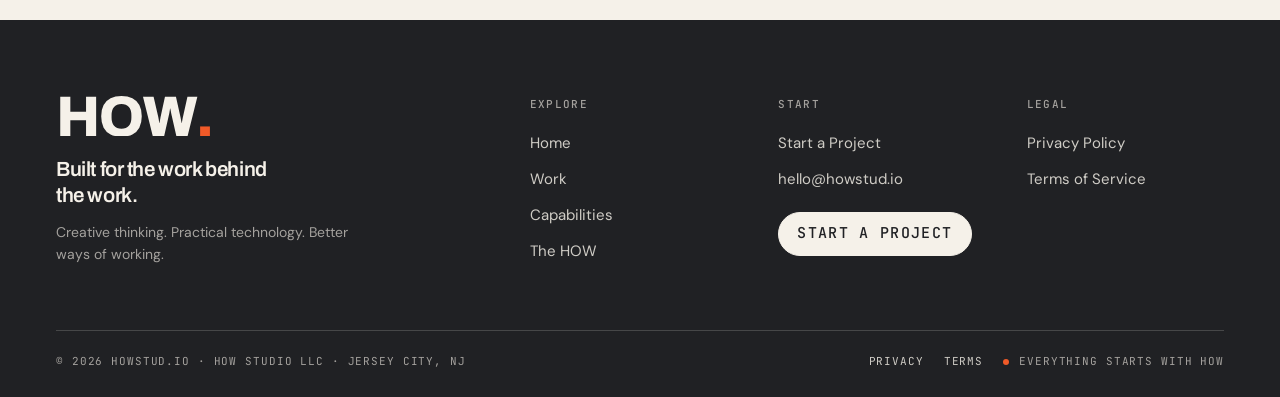
<file: contact.html>
<!DOCTYPE html>
<html lang="en">
<head>
<meta charset="utf-8">
<meta name="viewport" content="width=device-width, initial-scale=1">
<title>Moved — HOWstud.io</title>
<meta name="robots" content="noindex, follow">
<link rel="canonical" href="https://howstud.io/start-a-project.html">
<meta http-equiv="refresh" content="0; url=start-a-project.html">
<style>
  html { font-family: system-ui, -apple-system, 'Segoe UI', sans-serif; background: #f5f1e9; color: #202124; }
  body { margin: 0; min-height: 100vh; display: grid; place-items: center; text-align: center; padding: 32px; }
  a { color: #b03f0d; font-weight: 600; }
  p { font-size: 15px; line-height: 1.6; color: #5f5c57; }
</style>
</head>
<body>
  <main>
    <p>This page is now <strong>Start a Project</strong>.</p>
    <p><a href="start-a-project.html">Continue to Start a Project →</a></p>
  </main>
  <script>window.location.replace('start-a-project.html');</script>
</body>
</html>
</file>
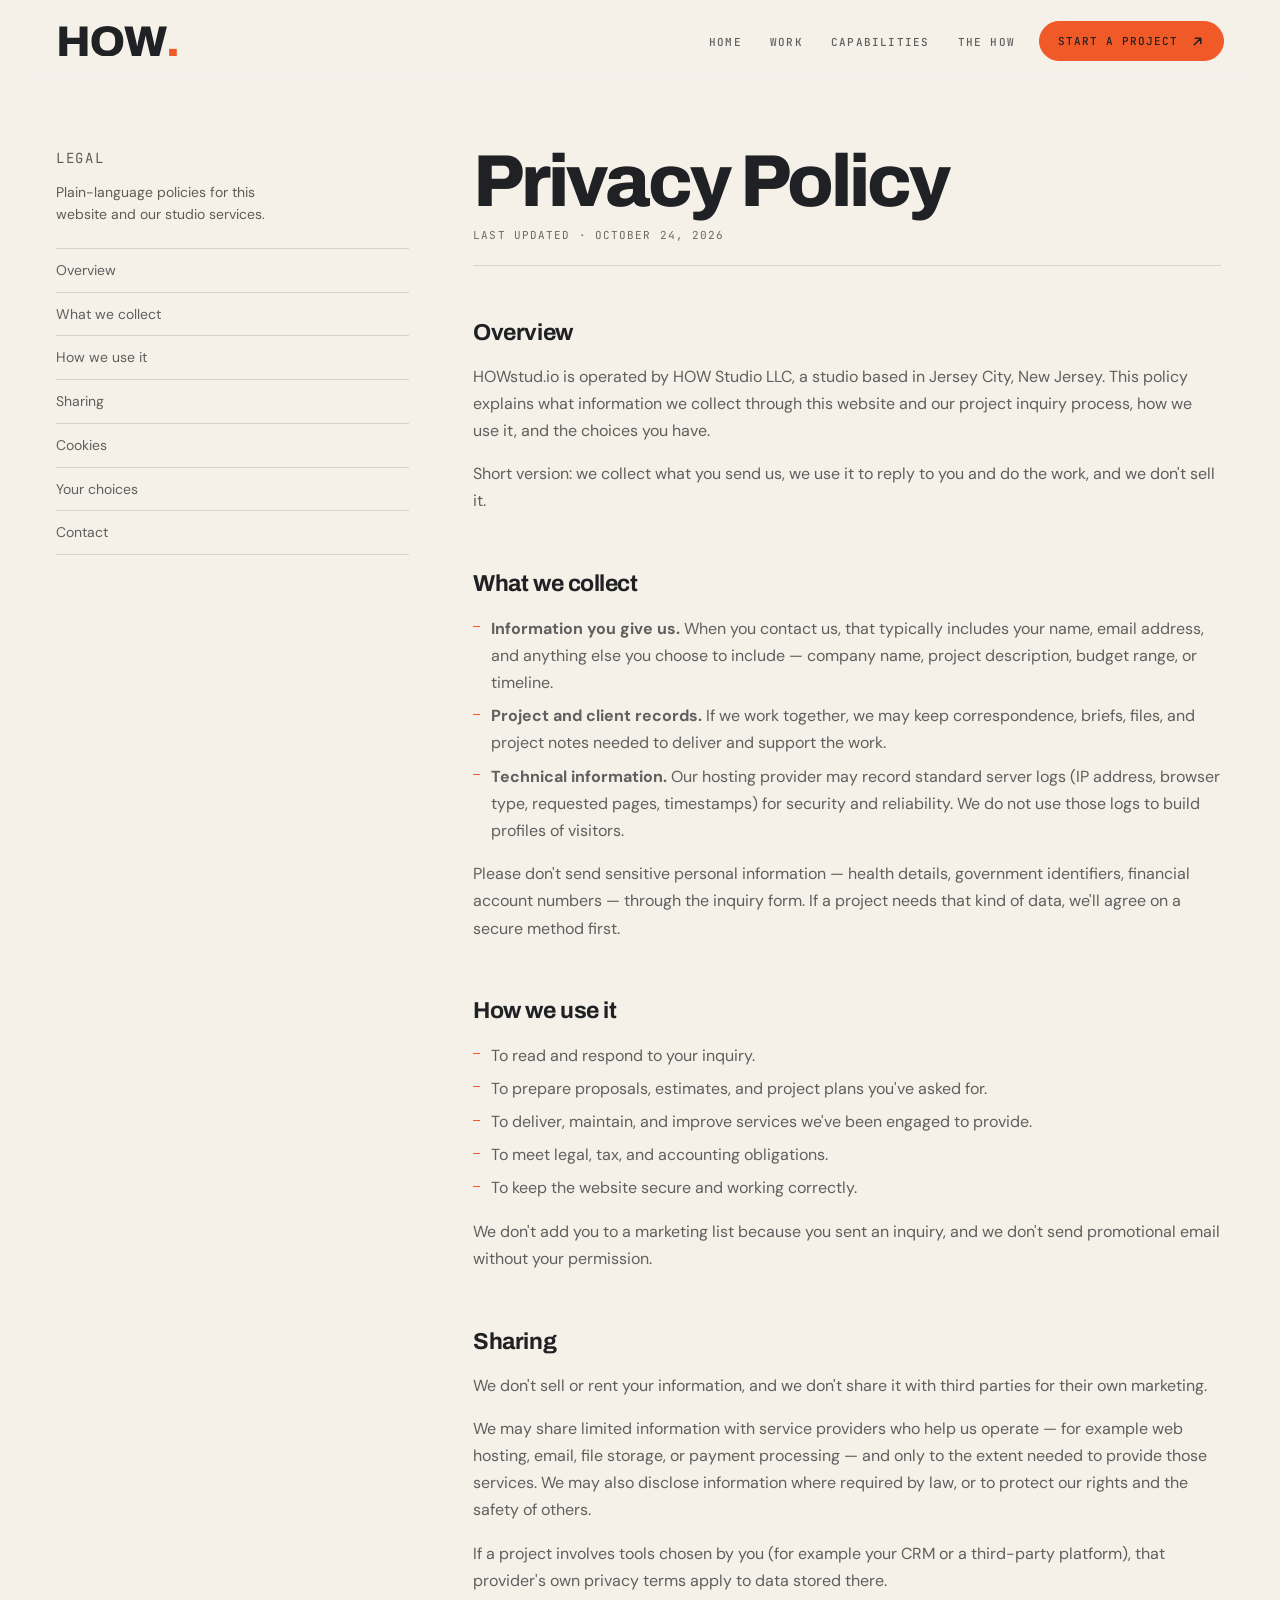
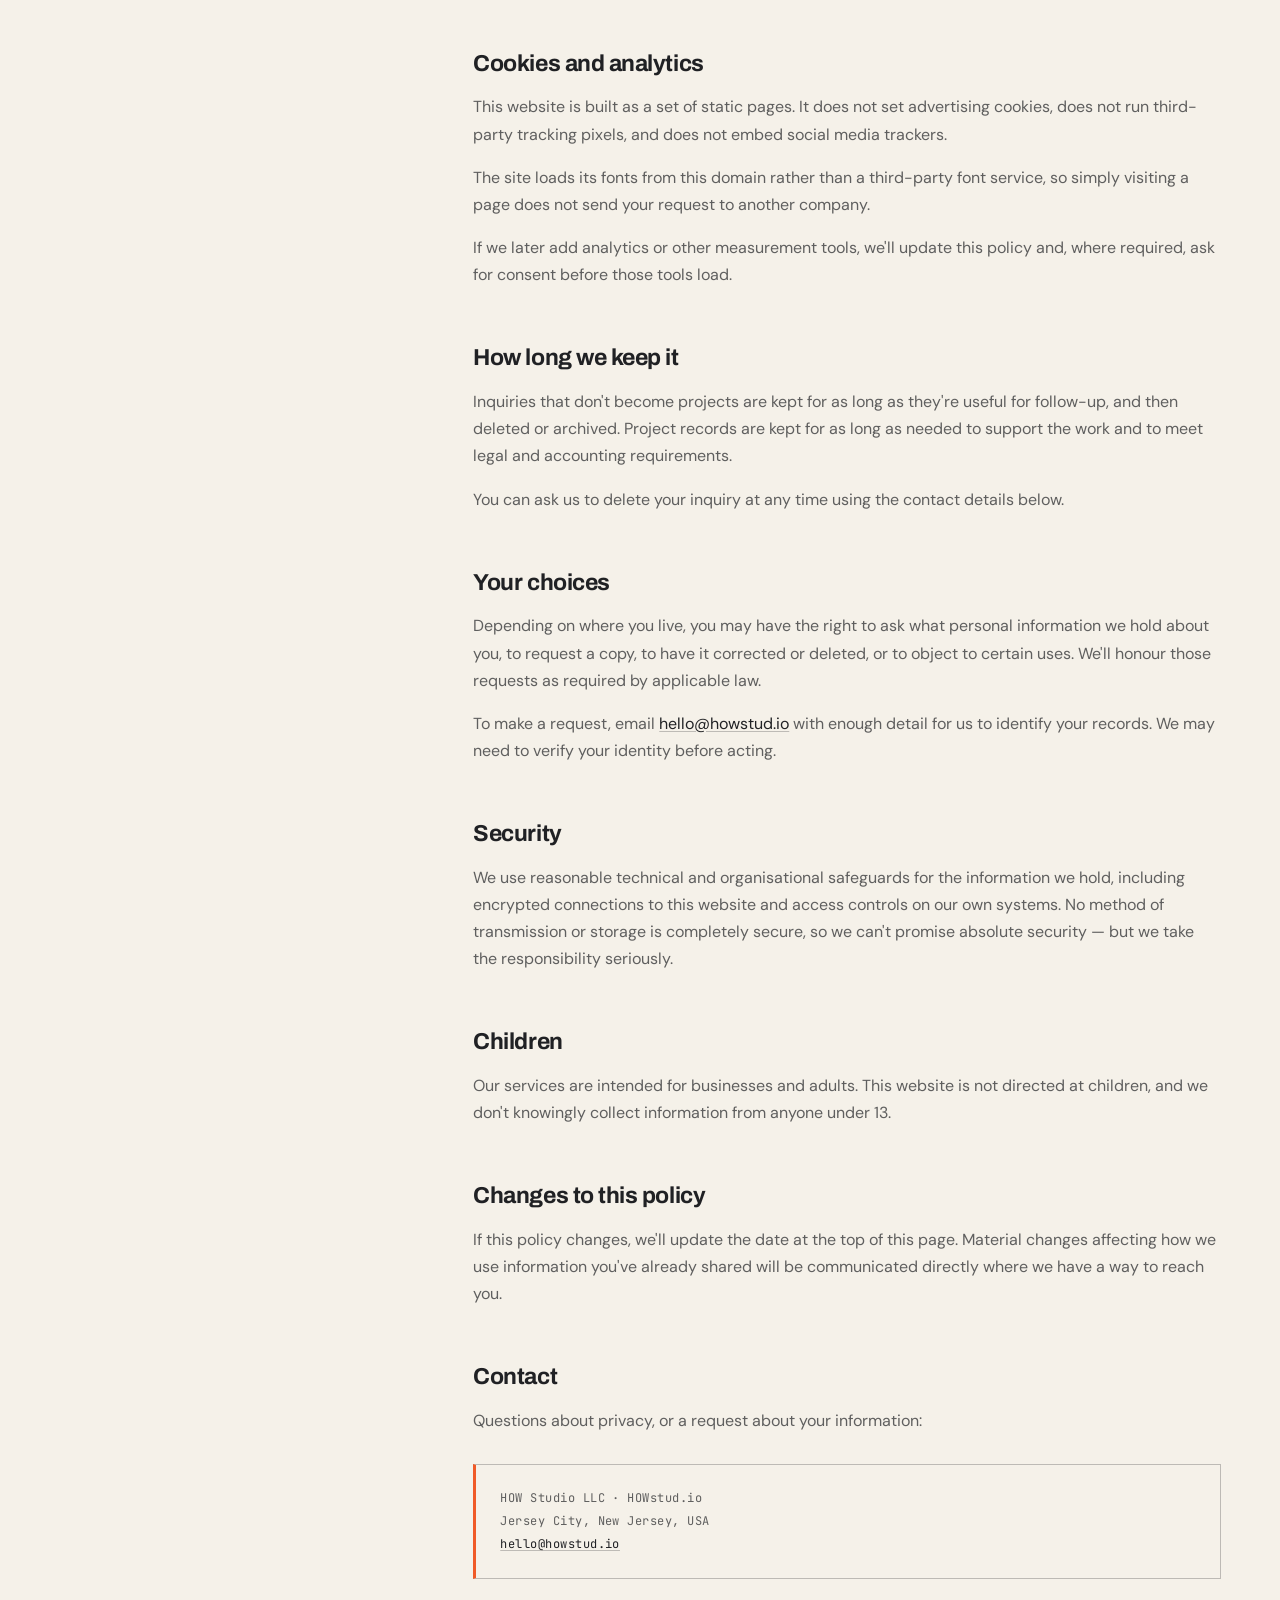
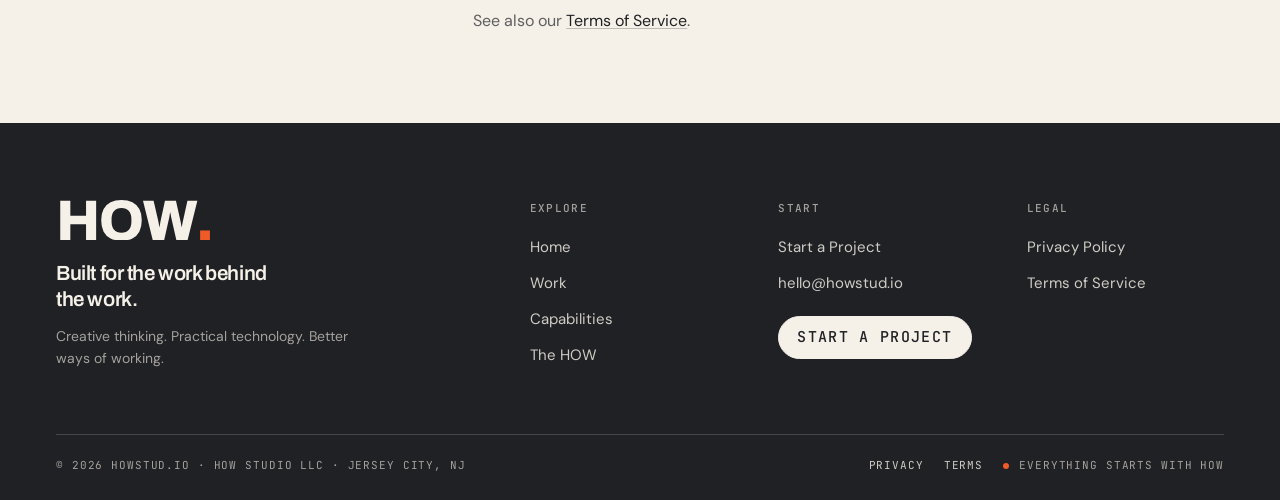
<file: privacy.html>
<!DOCTYPE html>
<html lang="en">
<head>
<meta charset="utf-8">
<meta name="viewport" content="width=device-width, initial-scale=1">
<title>Privacy Policy — HOWstud.io</title>
<meta name="description" content="How HOWstud.io handles the information you share — what we collect, why, how long we keep it, and how to reach us.">
<link rel="canonical" href="https://howstud.io/privacy.html">
<meta name="theme-color" content="#f5f1e9">
<meta property="og:type" content="website">
<meta property="og:site_name" content="HOWstud.io">
<meta property="og:url" content="https://howstud.io/privacy.html">
<meta property="og:title" content="Privacy Policy — HOWstud.io">
<meta property="og:description" content="What we collect, why we collect it, and how to get in touch.">
<meta property="og:image" content="https://howstud.io/assets/img/og-image.png">
<meta name="twitter:card" content="summary">
<meta name="robots" content="index, follow">
<link rel="icon" href="assets/brand/favicon.svg" type="image/svg+xml">
<link rel="icon" href="assets/brand/favicon-32.png" sizes="32x32" type="image/png">
<link rel="apple-touch-icon" href="assets/brand/apple-touch-icon.png">
<link rel="preload" href="assets/fonts/archivo-latin-var.woff2" as="font" type="font/woff2" crossorigin>
<link rel="preload" href="assets/fonts/dm-sans-latin-var.woff2" as="font" type="font/woff2" crossorigin>
<link rel="stylesheet" href="assets/css/site.css">
<script>document.documentElement.classList.add('js');</script>
</head>
<body>

<a class="skip-link" href="#main">Skip to content</a>

<header class="site-header" data-header>
  <div class="header-inner">
    <a class="brand" href="index.html" aria-label="HOWstud.io — home">
      <img src="assets/brand/wordmark-ink.svg" alt="HOWstud.io" width="188" height="47">
    </a>
    <nav class="nav" id="site-nav" aria-label="Primary" data-nav>
      <ul class="nav-list">
        <li><a class="nav-link" href="index.html">Home</a></li>
        <li><a class="nav-link" href="work.html">Work</a></li>
        <li><a class="nav-link" href="capabilities.html">Capabilities</a></li>
        <li><a class="nav-link" href="the-how.html">The HOW</a></li>
      </ul>
      <a class="btn btn--primary" href="start-a-project.html">Start a Project
        <svg viewBox="0 0 16 16" fill="none" stroke="currentColor" stroke-width="1.6" stroke-linecap="round" stroke-linejoin="round" aria-hidden="true"><path d="M4.5 11.5 11.5 4.5M5.75 4.5h5.75v5.75"/></svg>
      </a>
    </nav>
    <div class="header-actions">
      <a class="btn btn--primary btn--sm" href="start-a-project.html">Start a Project
        <svg viewBox="0 0 16 16" fill="none" stroke="currentColor" stroke-width="1.6" stroke-linecap="round" stroke-linejoin="round" aria-hidden="true"><path d="M4.5 11.5 11.5 4.5M5.75 4.5h5.75v5.75"/></svg>
      </a>
      <button class="nav-toggle" type="button" aria-expanded="false" aria-controls="site-nav" data-nav-toggle>
        <span aria-hidden="true"></span>
        <span aria-hidden="true"></span>
        <span class="visually-hidden" data-nav-label>Open menu</span>
      </button>
    </div>
  </div>
</header>

<main id="main">
  <div class="wrap">
    <div class="prose-wrap">
      <aside class="prose-aside">
        <p class="mono">Legal</p>
        <p>Plain-language policies for this website and our studio services.</p>
        <nav class="prose-nav" aria-label="On this page">
          <a href="#overview">Overview</a>
          <a href="#collect">What we collect</a>
          <a href="#use">How we use it</a>
          <a href="#sharing">Sharing</a>
          <a href="#cookies">Cookies</a>
          <a href="#rights">Your choices</a>
          <a href="#contact">Contact</a>
        </nav>
      </aside>

      <article class="prose">
        <h1 class="h1">Privacy Policy</h1>
        <p class="updated">Last updated · October 24, 2026</p>

        <h2 id="overview">Overview</h2>
        <p>HOWstud.io is operated by HOW Studio LLC, a studio based in Jersey City, New Jersey. This policy explains what information we collect through this website and our project inquiry process, how we use it, and the choices you have.</p>
        <p>Short version: we collect what you send us, we use it to reply to you and do the work, and we don't sell it.</p>

        <h2 id="collect">What we collect</h2>
        <ul>
          <li><strong>Information you give us.</strong> When you contact us, that typically includes your name, email address, and anything else you choose to include — company name, project description, budget range, or timeline.</li>
          <li><strong>Project and client records.</strong> If we work together, we may keep correspondence, briefs, files, and project notes needed to deliver and support the work.</li>
          <li><strong>Technical information.</strong> Our hosting provider may record standard server logs (IP address, browser type, requested pages, timestamps) for security and reliability. We do not use those logs to build profiles of visitors.</li>
        </ul>
        <p>Please don't send sensitive personal information — health details, government identifiers, financial account numbers — through the inquiry form. If a project needs that kind of data, we'll agree on a secure method first.</p>

        <h2 id="use">How we use it</h2>
        <ul>
          <li>To read and respond to your inquiry.</li>
          <li>To prepare proposals, estimates, and project plans you've asked for.</li>
          <li>To deliver, maintain, and improve services we've been engaged to provide.</li>
          <li>To meet legal, tax, and accounting obligations.</li>
          <li>To keep the website secure and working correctly.</li>
        </ul>
        <p>We don't add you to a marketing list because you sent an inquiry, and we don't send promotional email without your permission.</p>

        <h2 id="sharing">Sharing</h2>
        <p>We don't sell or rent your information, and we don't share it with third parties for their own marketing.</p>
        <p>We may share limited information with service providers who help us operate — for example web hosting, email, file storage, or payment processing — and only to the extent needed to provide those services. We may also disclose information where required by law, or to protect our rights and the safety of others.</p>
        <p>If a project involves tools chosen by you (for example your CRM or a third-party platform), that provider's own privacy terms apply to data stored there.</p>

        <h2 id="cookies">Cookies and analytics</h2>
        <p>This website is built as a set of static pages. It does not set advertising cookies, does not run third-party tracking pixels, and does not embed social media trackers.</p>
        <p>The site loads its fonts from this domain rather than a third-party font service, so simply visiting a page does not send your request to another company.</p>
        <p>If we later add analytics or other measurement tools, we'll update this policy and, where required, ask for consent before those tools load.</p>

        <h2 id="retention">How long we keep it</h2>
        <p>Inquiries that don't become projects are kept for as long as they're useful for follow-up, and then deleted or archived. Project records are kept for as long as needed to support the work and to meet legal and accounting requirements.</p>
        <p>You can ask us to delete your inquiry at any time using the contact details below.</p>

        <h2 id="rights">Your choices</h2>
        <p>Depending on where you live, you may have the right to ask what personal information we hold about you, to request a copy, to have it corrected or deleted, or to object to certain uses. We'll honour those requests as required by applicable law.</p>
        <p>To make a request, email <a href="mailto:hello@howstud.io">hello@howstud.io</a> with enough detail for us to identify your records. We may need to verify your identity before acting.</p>

        <h2 id="security">Security</h2>
        <p>We use reasonable technical and organisational safeguards for the information we hold, including encrypted connections to this website and access controls on our own systems. No method of transmission or storage is completely secure, so we can't promise absolute security — but we take the responsibility seriously.</p>

        <h2 id="children">Children</h2>
        <p>Our services are intended for businesses and adults. This website is not directed at children, and we don't knowingly collect information from anyone under 13.</p>

        <h2 id="changes">Changes to this policy</h2>
        <p>If this policy changes, we'll update the date at the top of this page. Material changes affecting how we use information you've already shared will be communicated directly where we have a way to reach you.</p>

        <h2 id="contact">Contact</h2>
        <p>Questions about privacy, or a request about your information:</p>
        <div class="contact-block">
          HOW Studio LLC · HOWstud.io<br>
          Jersey City, New Jersey, USA<br>
          <a href="mailto:hello@howstud.io">hello@howstud.io</a>
        </div>
        <p style="margin-top: 28px">See also our <a href="terms.html">Terms of Service</a>.</p>
      </article>
    </div>
  </div>
</main>

<footer class="site-footer">
  <div class="wrap">
    <div class="footer-top">
      <div class="footer-brand">
        <img src="assets/brand/wordmark-cream.svg" alt="HOWstud.io" width="316" height="79">
        <p class="tagline">Built for the work behind the work.</p>
        <p class="sub">Creative thinking. Practical technology. Better ways of working.</p>
      </div>
      <div class="footer-col">
        <h2>Explore</h2>
        <ul>
          <li><a href="index.html">Home</a></li>
          <li><a href="work.html">Work</a></li>
          <li><a href="capabilities.html">Capabilities</a></li>
          <li><a href="the-how.html">The HOW</a></li>
        </ul>
      </div>
      <div class="footer-col">
        <h2>Start</h2>
        <ul>
          <li><a href="start-a-project.html">Start a Project</a></li>
          <li><a href="mailto:hello@howstud.io">hello@howstud.io</a></li>
        </ul>
        <a class="btn btn--light btn--sm footer-cta" href="start-a-project.html">Start a project</a>
      </div>
      <div class="footer-col">
        <h2>Legal</h2>
        <ul>
          <li><a href="privacy.html">Privacy Policy</a></li>
          <li><a href="terms.html">Terms of Service</a></li>
        </ul>
      </div>
    </div>
    <div class="footer-bottom">
      <p>© <span data-year>2026</span> HOWstud.io · HOW Studio LLC · Jersey City, NJ</p>
      <div class="footer-legal">
        <a href="privacy.html">Privacy</a>
        <a href="terms.html">Terms</a>
        <span class="footer-mark"><span class="dot" aria-hidden="true"></span>Everything starts with HOW</span>
      </div>
    </div>
  </div>
</footer>

<script src="assets/js/site.js" defer></script>
</body>
</html>
</file>
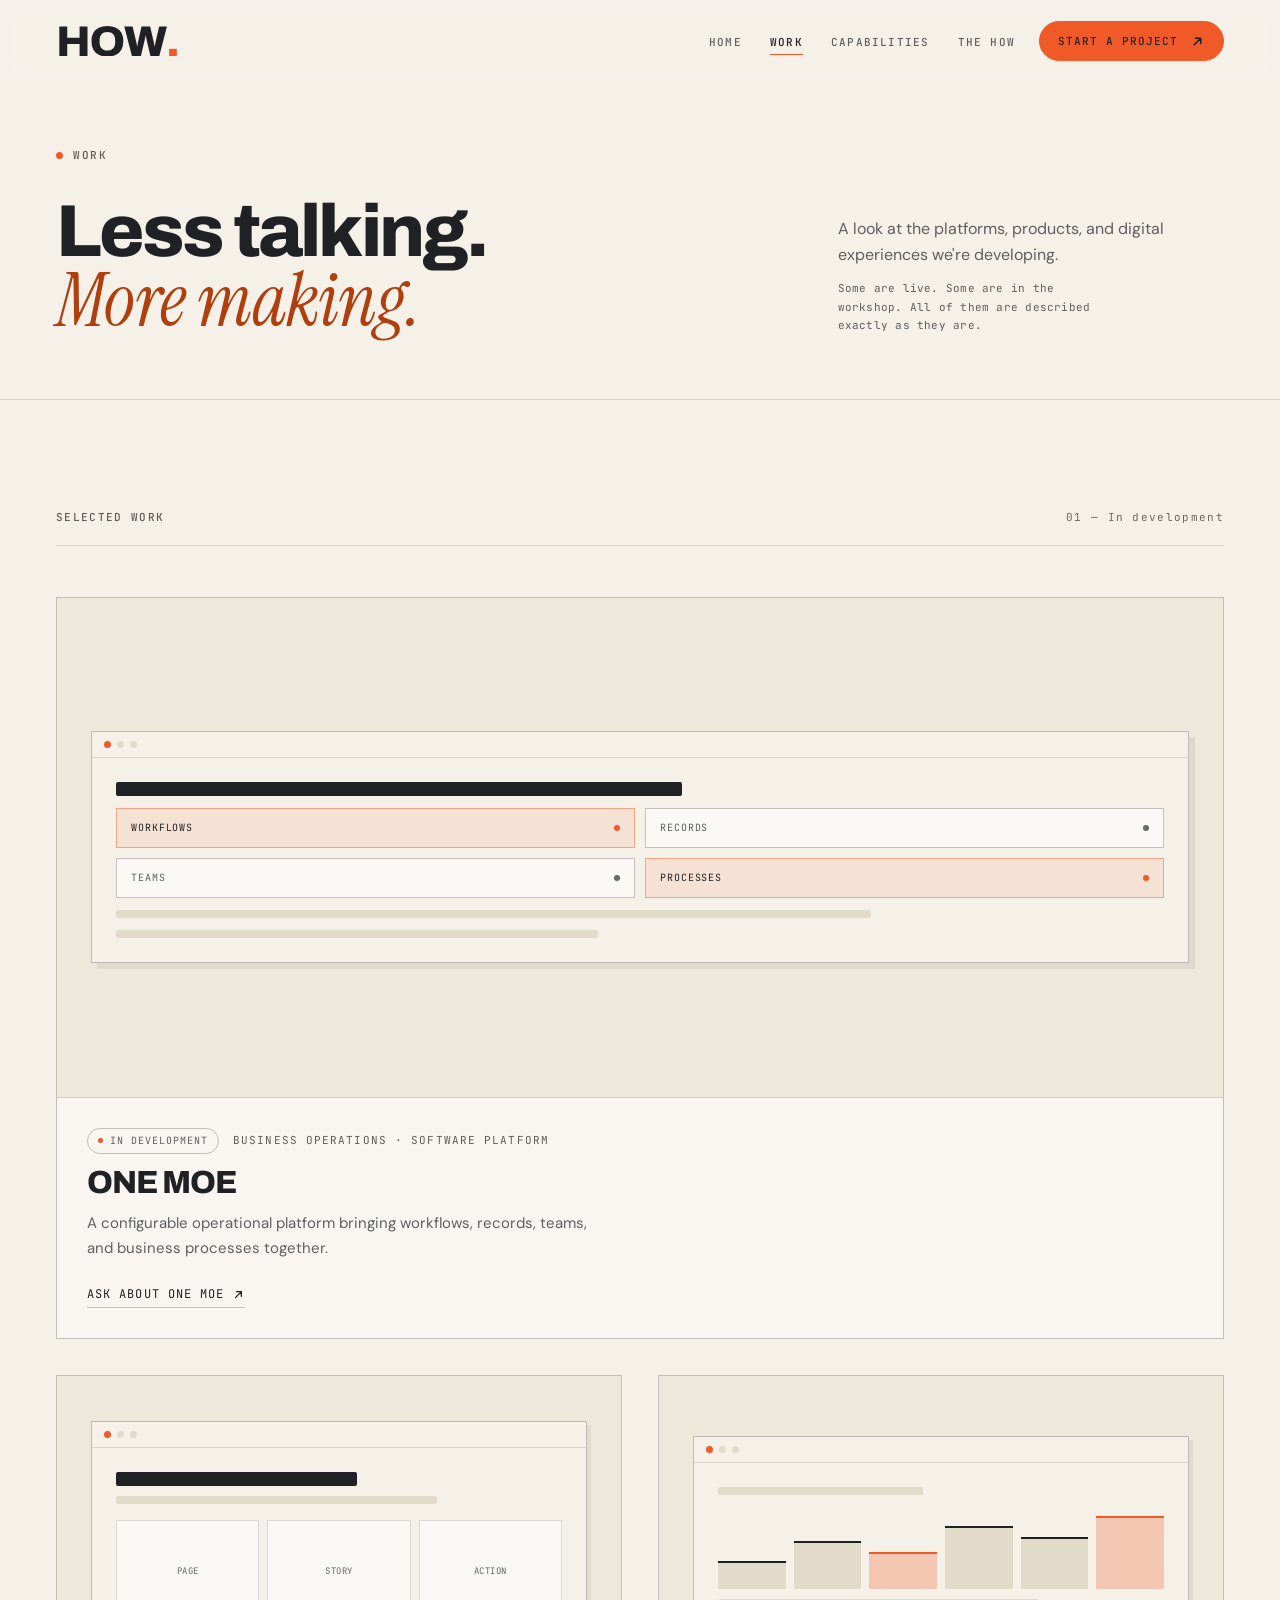
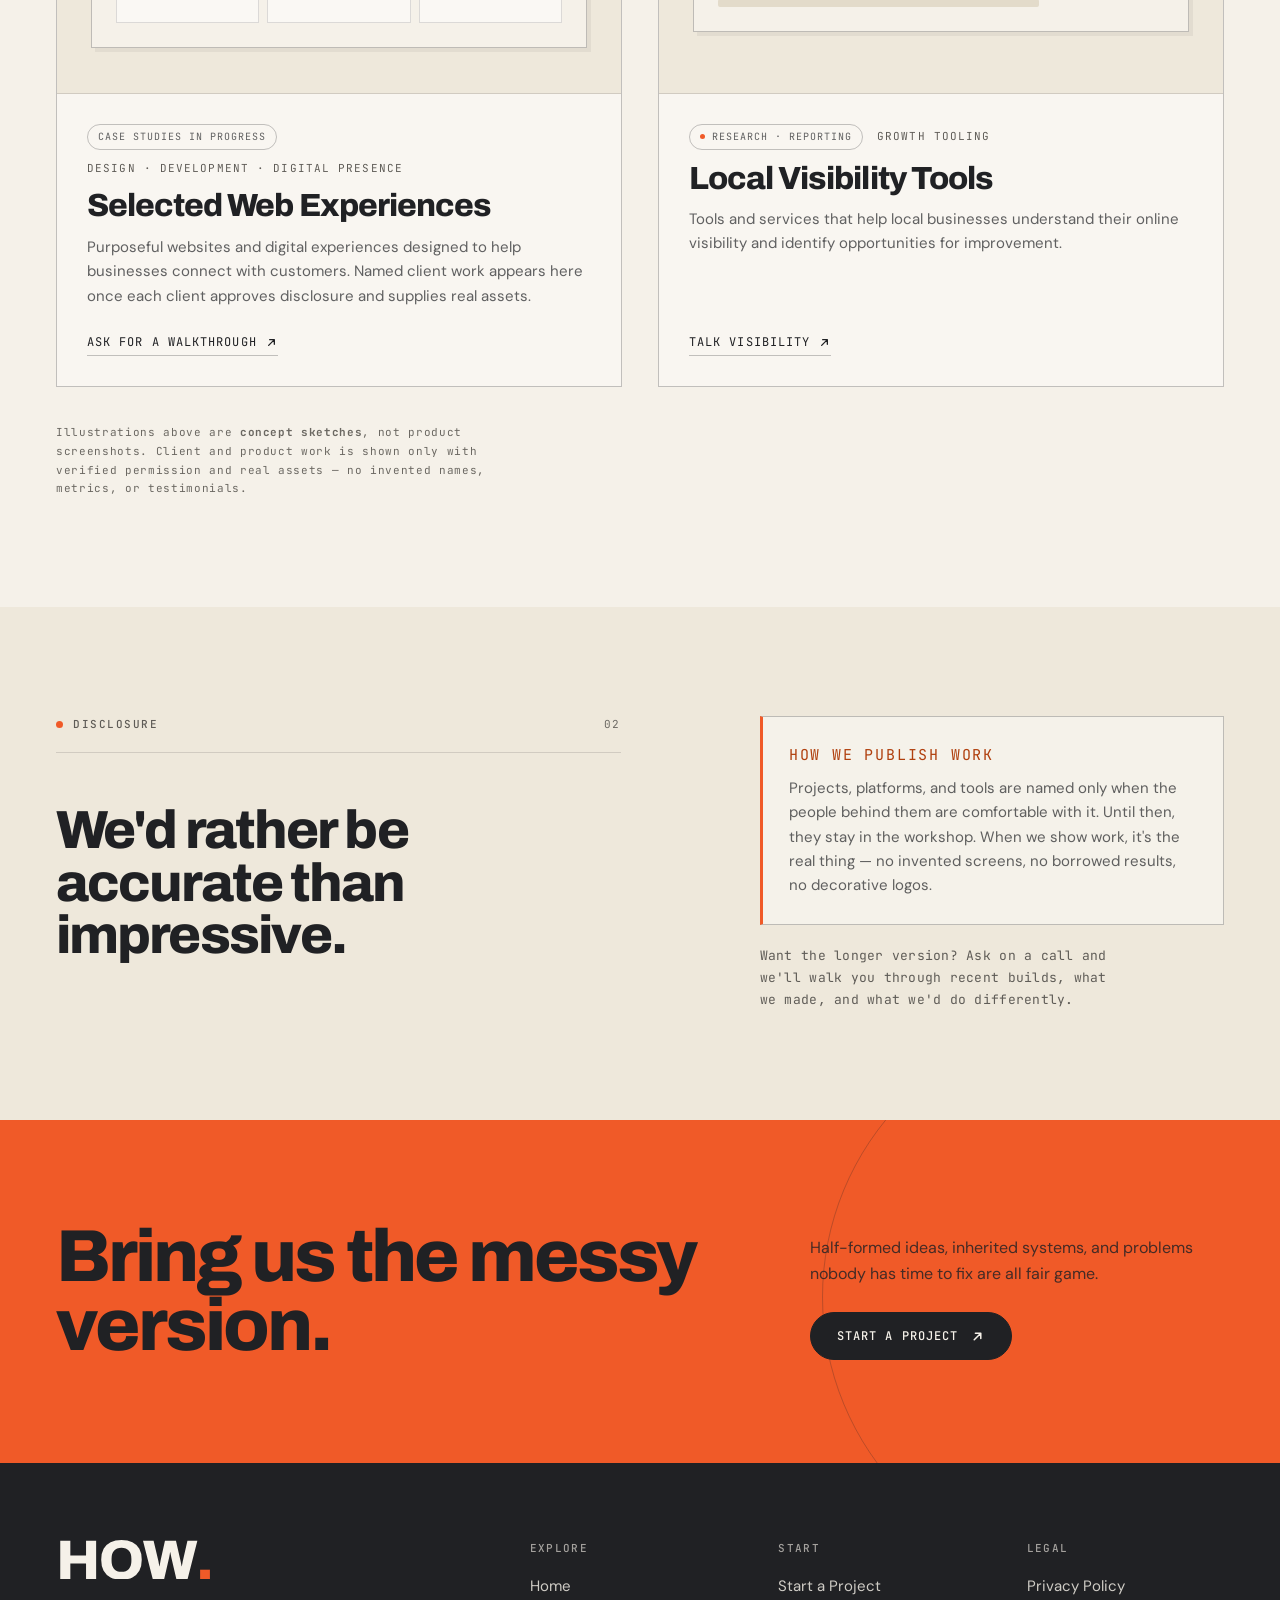
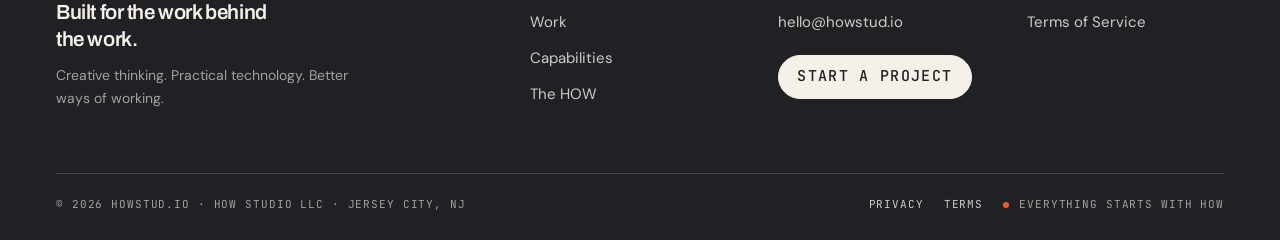
<file: projects.html>
<!DOCTYPE html>
<html lang="en">
<head>
<meta charset="utf-8">
<meta name="viewport" content="width=device-width, initial-scale=1">
<title>Moved — HOWstud.io</title>
<meta name="robots" content="noindex, follow">
<link rel="canonical" href="https://howstud.io/work.html">
<meta http-equiv="refresh" content="0; url=work.html">
<style>
  html { font-family: system-ui, -apple-system, 'Segoe UI', sans-serif; background: #f5f1e9; color: #202124; }
  body { margin: 0; min-height: 100vh; display: grid; place-items: center; text-align: center; padding: 32px; }
  a { color: #b03f0d; font-weight: 600; }
  p { font-size: 15px; line-height: 1.6; color: #5f5c57; }
</style>
</head>
<body>
  <main>
    <p>This page is now <strong>Work</strong>.</p>
    <p><a href="work.html">Continue to Work →</a></p>
  </main>
  <script>window.location.replace('work.html');</script>
</body>
</html>
</file>
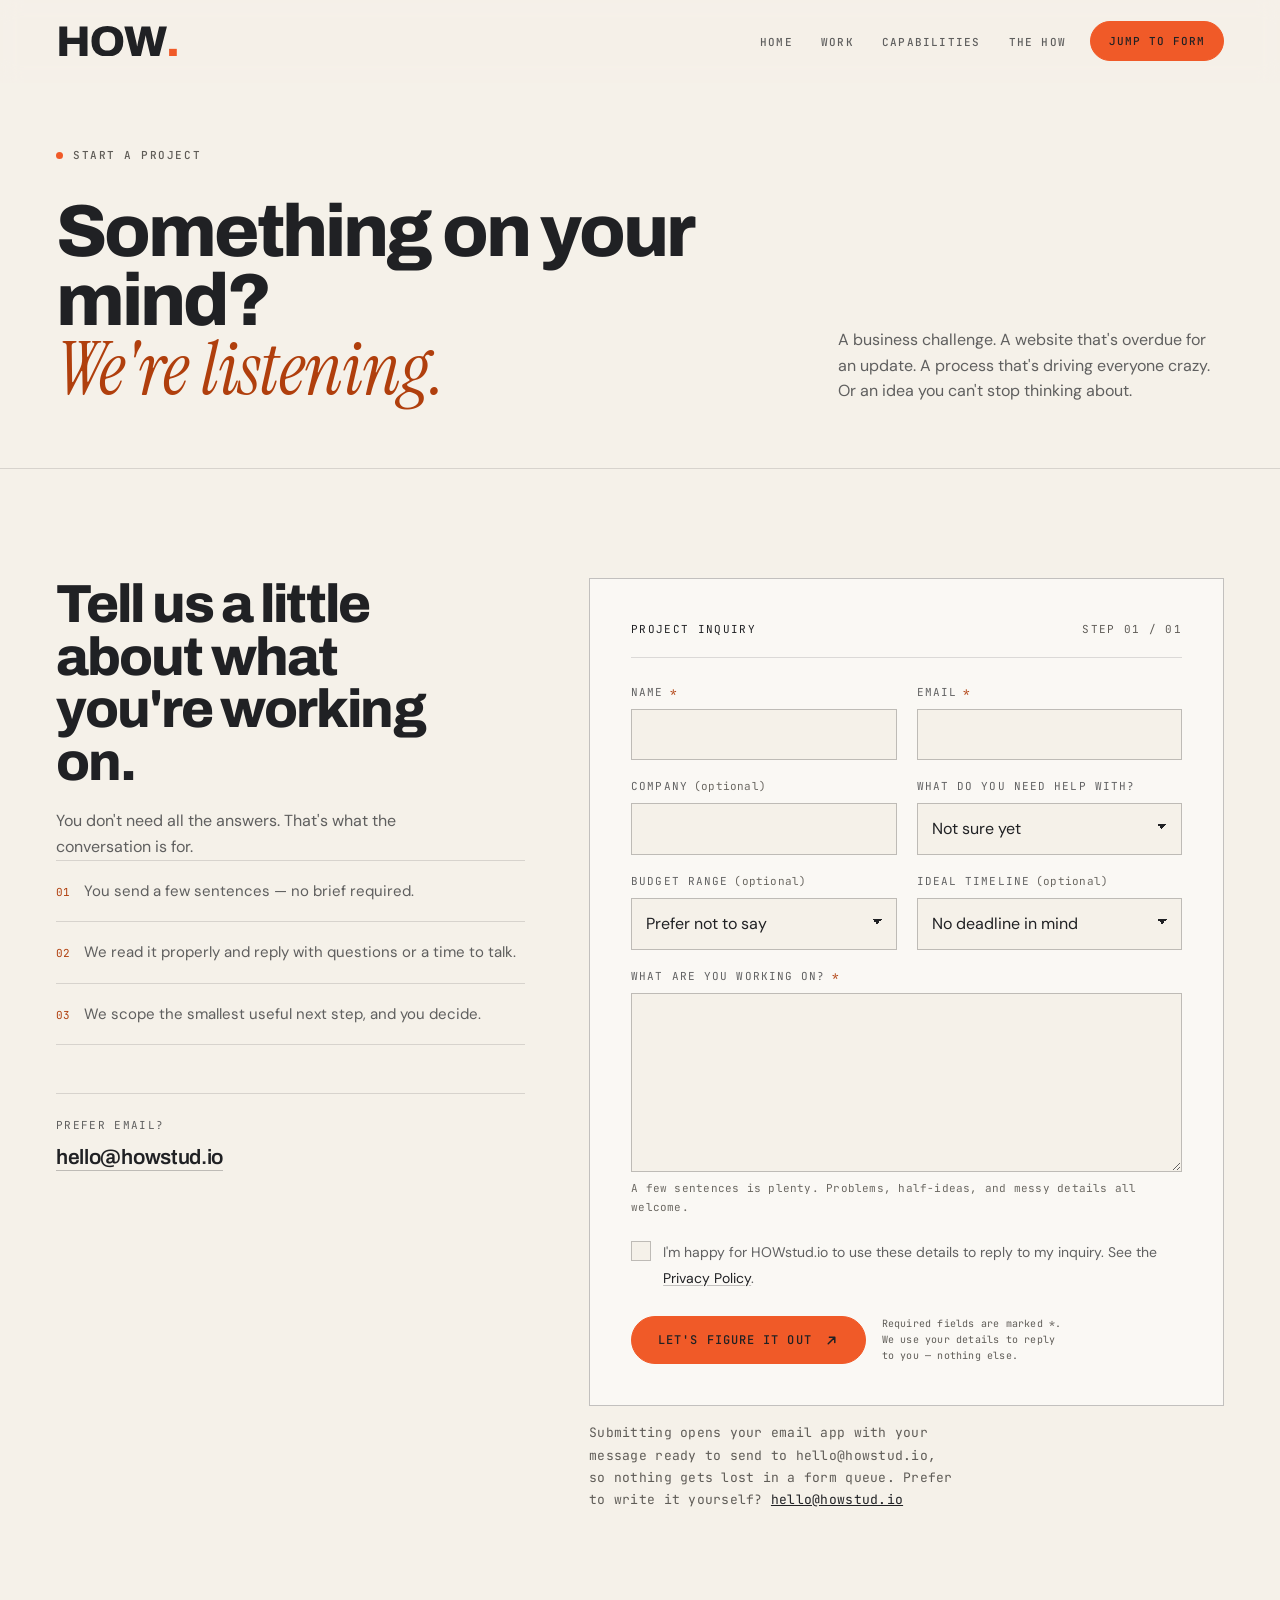
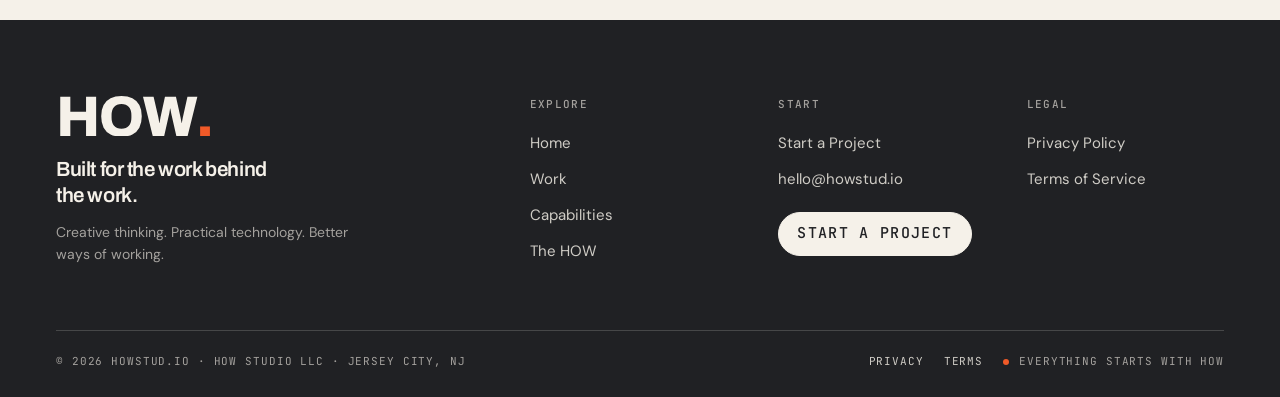
<file: start-a-project.html>
<!DOCTYPE html>
<html lang="en">
<head>
<meta charset="utf-8">
<meta name="viewport" content="width=device-width, initial-scale=1">
<title>Start a Project — HOWstud.io | Tell Us What You're Working On</title>
<meta name="description" content="Something on your mind? Tell us about the challenge, the website, the process, or the idea. You don't need all the answers — that's what the conversation is for.">
<link rel="canonical" href="https://howstud.io/start-a-project.html">
<meta name="theme-color" content="#f5f1e9">
<meta property="og:type" content="website">
<meta property="og:site_name" content="HOWstud.io">
<meta property="og:url" content="https://howstud.io/start-a-project.html">
<meta property="og:title" content="Start a Project — HOWstud.io">
<meta property="og:description" content="Tell us a little about what you're working on. You don't need all the answers.">
<meta property="og:image" content="https://howstud.io/assets/img/og-image.png">
<meta property="og:image:width" content="1200">
<meta property="og:image:height" content="630">
<meta name="twitter:card" content="summary_large_image">
<meta name="twitter:title" content="Start a Project — HOWstud.io">
<meta name="twitter:description" content="Something on your mind? We're listening.">
<meta name="twitter:image" content="https://howstud.io/assets/img/og-image.png">
<link rel="icon" href="assets/brand/favicon.svg" type="image/svg+xml">
<link rel="icon" href="assets/brand/favicon-32.png" sizes="32x32" type="image/png">
<link rel="apple-touch-icon" href="assets/brand/apple-touch-icon.png">
<link rel="preload" href="assets/fonts/archivo-latin-var.woff2" as="font" type="font/woff2" crossorigin>
<link rel="preload" href="assets/fonts/dm-sans-latin-var.woff2" as="font" type="font/woff2" crossorigin>
<link rel="stylesheet" href="assets/css/site.css">
<script>document.documentElement.classList.add('js');</script>
</head>
<body>

<a class="skip-link" href="#main">Skip to content</a>

<header class="site-header" data-header>
  <div class="header-inner">
    <a class="brand" href="index.html" aria-label="HOWstud.io — home">
      <img src="assets/brand/wordmark-ink.svg" alt="HOWstud.io" width="188" height="47">
    </a>
    <nav class="nav" id="site-nav" aria-label="Primary" data-nav>
      <ul class="nav-list">
        <li><a class="nav-link" href="index.html">Home</a></li>
        <li><a class="nav-link" href="work.html">Work</a></li>
        <li><a class="nav-link" href="capabilities.html">Capabilities</a></li>
        <li><a class="nav-link" href="the-how.html">The HOW</a></li>
      </ul>
      <a class="btn btn--primary" href="start-a-project.html" aria-current="page">Start a Project
        <svg viewBox="0 0 16 16" fill="none" stroke="currentColor" stroke-width="1.6" stroke-linecap="round" stroke-linejoin="round" aria-hidden="true"><path d="M4.5 11.5 11.5 4.5M5.75 4.5h5.75v5.75"/></svg>
      </a>
    </nav>
    <div class="header-actions">
      <a class="btn btn--primary btn--sm" href="#project-form">Jump to form</a>
      <button class="nav-toggle" type="button" aria-expanded="false" aria-controls="site-nav" data-nav-toggle>
        <span aria-hidden="true"></span>
        <span aria-hidden="true"></span>
        <span class="visually-hidden" data-nav-label>Open menu</span>
      </button>
    </div>
  </div>
</header>

<main id="main">

  <section class="page-hero">
    <div class="wrap">
      <p class="eyebrow" data-reveal><span class="dot" aria-hidden="true"></span>Start a project</p>
      <div class="page-hero__grid">
        <h1 class="h1" data-reveal>Something on your mind?
          <span class="serif" style="color: var(--orange-ink); display: block">We're listening.</span>
        </h1>
        <div class="page-hero__aside" data-reveal style="--d: 1">
          <p>A business challenge. A website that's overdue for an update. A process that's driving everyone crazy. Or an idea you can't stop thinking about.</p>
        </div>
      </div>
    </div>
  </section>

  <section class="section">
    <div class="wrap">
      <div class="contact-layout">

        <aside class="contact-aside" data-reveal>
          <h2 class="h2">Tell us a little about what you're working on.</h2>
          <p>You don't need all the answers. That's what the conversation is for.</p>
          <ol class="expect">
            <li><span>01</span>You send a few sentences — no brief required.</li>
            <li><span>02</span>We read it properly and reply with questions or a time to talk.</li>
            <li><span>03</span>We scope the smallest useful next step, and you decide.</li>
          </ol>
          <div class="contact-direct">
            <p class="mono">Prefer email?</p>
            <a href="mailto:hello@howstud.io">hello@howstud.io</a>
          </div>
        </aside>

        <div data-reveal style="--d: 1">
          <div class="form-card" id="project-form">
            <div class="form-card__head">
              <p class="mono" style="color: var(--ink)">Project inquiry</p>
              <p class="mono" aria-hidden="true">Step 01 / 01</p>
            </div>

            <form novalidate data-project-form>
              <div class="form-grid">
                <div class="field">
                  <label for="name">Name <span class="req" aria-hidden="true">*</span></label>
                  <input type="text" id="name" name="name" autocomplete="name" required aria-describedby="name-error">
                  <span class="field-error" id="name-error"></span>
                </div>

                <div class="field">
                  <label for="email">Email <span class="req" aria-hidden="true">*</span></label>
                  <input type="email" id="email" name="email" autocomplete="email" inputmode="email" required aria-describedby="email-error">
                  <span class="field-error" id="email-error"></span>
                </div>

                <div class="field">
                  <label for="company">Company <span class="opt">(optional)</span></label>
                  <input type="text" id="company" name="company" autocomplete="organization">
                </div>

                <div class="field">
                  <label for="service">What do you need help with?</label>
                  <select id="service" name="service">
                    <option value="">Not sure yet</option>
                    <option>Website</option>
                    <option>Software</option>
                    <option>Automation</option>
                    <option>Digital Growth</option>
                    <option>Something Else</option>
                  </select>
                </div>

                <div class="field">
                  <label for="budget">Budget range <span class="opt">(optional)</span></label>
                  <select id="budget" name="budget">
                    <option value="">Prefer not to say</option>
                    <option>Under $5k</option>
                    <option>$5k – $15k</option>
                    <option>$15k – $50k</option>
                    <option>$50k+</option>
                    <option>Not sure yet</option>
                  </select>
                </div>

                <div class="field">
                  <label for="timeline">Ideal timeline <span class="opt">(optional)</span></label>
                  <select id="timeline" name="timeline">
                    <option value="">No deadline in mind</option>
                    <option>As soon as possible</option>
                    <option>Within 1–3 months</option>
                    <option>Within 3–6 months</option>
                    <option>Just exploring</option>
                  </select>
                </div>

                <div class="field field--full">
                  <label for="message">What are you working on? <span class="req" aria-hidden="true">*</span></label>
                  <textarea id="message" name="message" rows="6" required aria-describedby="message-error message-hint"></textarea>
                  <span class="field-error" id="message-error"></span>
                  <p class="mono" id="message-hint" style="font-size: 0.6875rem; letter-spacing: 0.02em; text-transform: none; color: var(--ink-40)">A few sentences is plenty. Problems, half-ideas, and messy details all welcome.</p>
                </div>

                <div class="hp-field" aria-hidden="true">
                  <label for="company_website">Company website (leave blank)</label>
                  <input type="text" id="company_website" name="company_website" tabindex="-1" autocomplete="off">
                </div>

                <div class="checkbox">
                  <input type="checkbox" id="consent" name="consent" required aria-describedby="consent-error">
                  <div>
                    <label for="consent">I'm happy for HOWstud.io to use these details to reply to my inquiry. See the <a href="privacy.html">Privacy Policy</a>.</label>
                    <span class="field-error" id="consent-error"></span>
                  </div>
                </div>

                <div class="form-status" data-form-status aria-live="polite" role="status"></div>

                <div class="form-foot">
                  <button class="btn btn--primary" type="submit" aria-busy="false">
                    <span class="btn-label">Let's Figure It Out</span>
                    <svg viewBox="0 0 16 16" fill="none" stroke="currentColor" stroke-width="1.6" stroke-linecap="round" stroke-linejoin="round" aria-hidden="true"><path d="M4.5 11.5 11.5 4.5M5.75 4.5h5.75v5.75"/></svg>
                  </button>
                  <p class="mono">Required fields are marked *. We use your details to reply to you — nothing else.</p>
                </div>
              </div>
            </form>

            <div class="form-success" data-form-success tabindex="-1" aria-live="polite">
              <div class="form-success__mark" aria-hidden="true">
                <svg viewBox="0 0 20 20" fill="none" stroke="#202124" stroke-width="2.2" stroke-linecap="round" stroke-linejoin="round"><path d="M4 10.5l4 4 8-9"/></svg>
              </div>
              <h3 class="h3" data-success-title tabindex="-1">Message received. Thanks for reaching out!</h3>
              <p>We'll review what you've shared and get back to you as soon as we can.</p>
              <p class="mono" style="margin-top: 16px; text-transform: none; letter-spacing: 0.02em">We'll reply to <strong data-success-email>your email address</strong>. If you don't hear from us, check your spam folder or email <a href="mailto:hello@howstud.io" style="color: var(--ink); text-decoration: underline">hello@howstud.io</a>.</p>
              <p data-success-fallback class="mono" style="margin-top: 14px; text-transform: none; letter-spacing: 0.02em">Didn't send? <a data-mailto href="mailto:hello@howstud.io" style="color: var(--orange-ink); text-decoration: underline">Email us directly instead</a>.</p>
              <p style="margin-top: 22px"><a class="link-arrow" href="work.html">Have a look at our work while you wait
                <svg viewBox="0 0 16 16" fill="none" stroke="currentColor" stroke-width="1.6" stroke-linecap="round" stroke-linejoin="round" aria-hidden="true"><path d="M4.5 11.5 11.5 4.5M5.75 4.5h5.75v5.75"/></svg>
              </a></p>
            </div>
          </div>

          <p class="note" style="margin-top: 16px">Submitting opens your email app with your message ready to send to hello@howstud.io, so nothing gets lost in a form queue. Prefer to write it yourself? <a href="mailto:hello@howstud.io" style="color: var(--ink); text-decoration: underline">hello@howstud.io</a></p>
        </div>

      </div>
    </div>
  </section>

</main>

<footer class="site-footer">
  <div class="wrap">
    <div class="footer-top">
      <div class="footer-brand">
        <img src="assets/brand/wordmark-cream.svg" alt="HOWstud.io" width="316" height="79">
        <p class="tagline">Built for the work behind the work.</p>
        <p class="sub">Creative thinking. Practical technology. Better ways of working.</p>
      </div>
      <div class="footer-col">
        <h2>Explore</h2>
        <ul>
          <li><a href="index.html">Home</a></li>
          <li><a href="work.html">Work</a></li>
          <li><a href="capabilities.html">Capabilities</a></li>
          <li><a href="the-how.html">The HOW</a></li>
        </ul>
      </div>
      <div class="footer-col">
        <h2>Start</h2>
        <ul>
          <li><a href="start-a-project.html">Start a Project</a></li>
          <li><a href="mailto:hello@howstud.io">hello@howstud.io</a></li>
        </ul>
        <a class="btn btn--light btn--sm footer-cta" href="start-a-project.html">Start a project</a>
      </div>
      <div class="footer-col">
        <h2>Legal</h2>
        <ul>
          <li><a href="privacy.html">Privacy Policy</a></li>
          <li><a href="terms.html">Terms of Service</a></li>
        </ul>
      </div>
    </div>
    <div class="footer-bottom">
      <p>© <span data-year>2026</span> HOWstud.io · HOW Studio LLC · Jersey City, NJ</p>
      <div class="footer-legal">
        <a href="privacy.html">Privacy</a>
        <a href="terms.html">Terms</a>
        <span class="footer-mark"><span class="dot" aria-hidden="true"></span>Everything starts with HOW</span>
      </div>
    </div>
  </div>
</footer>

<script src="assets/js/site.js" defer></script>
</body>
</html>
</file>
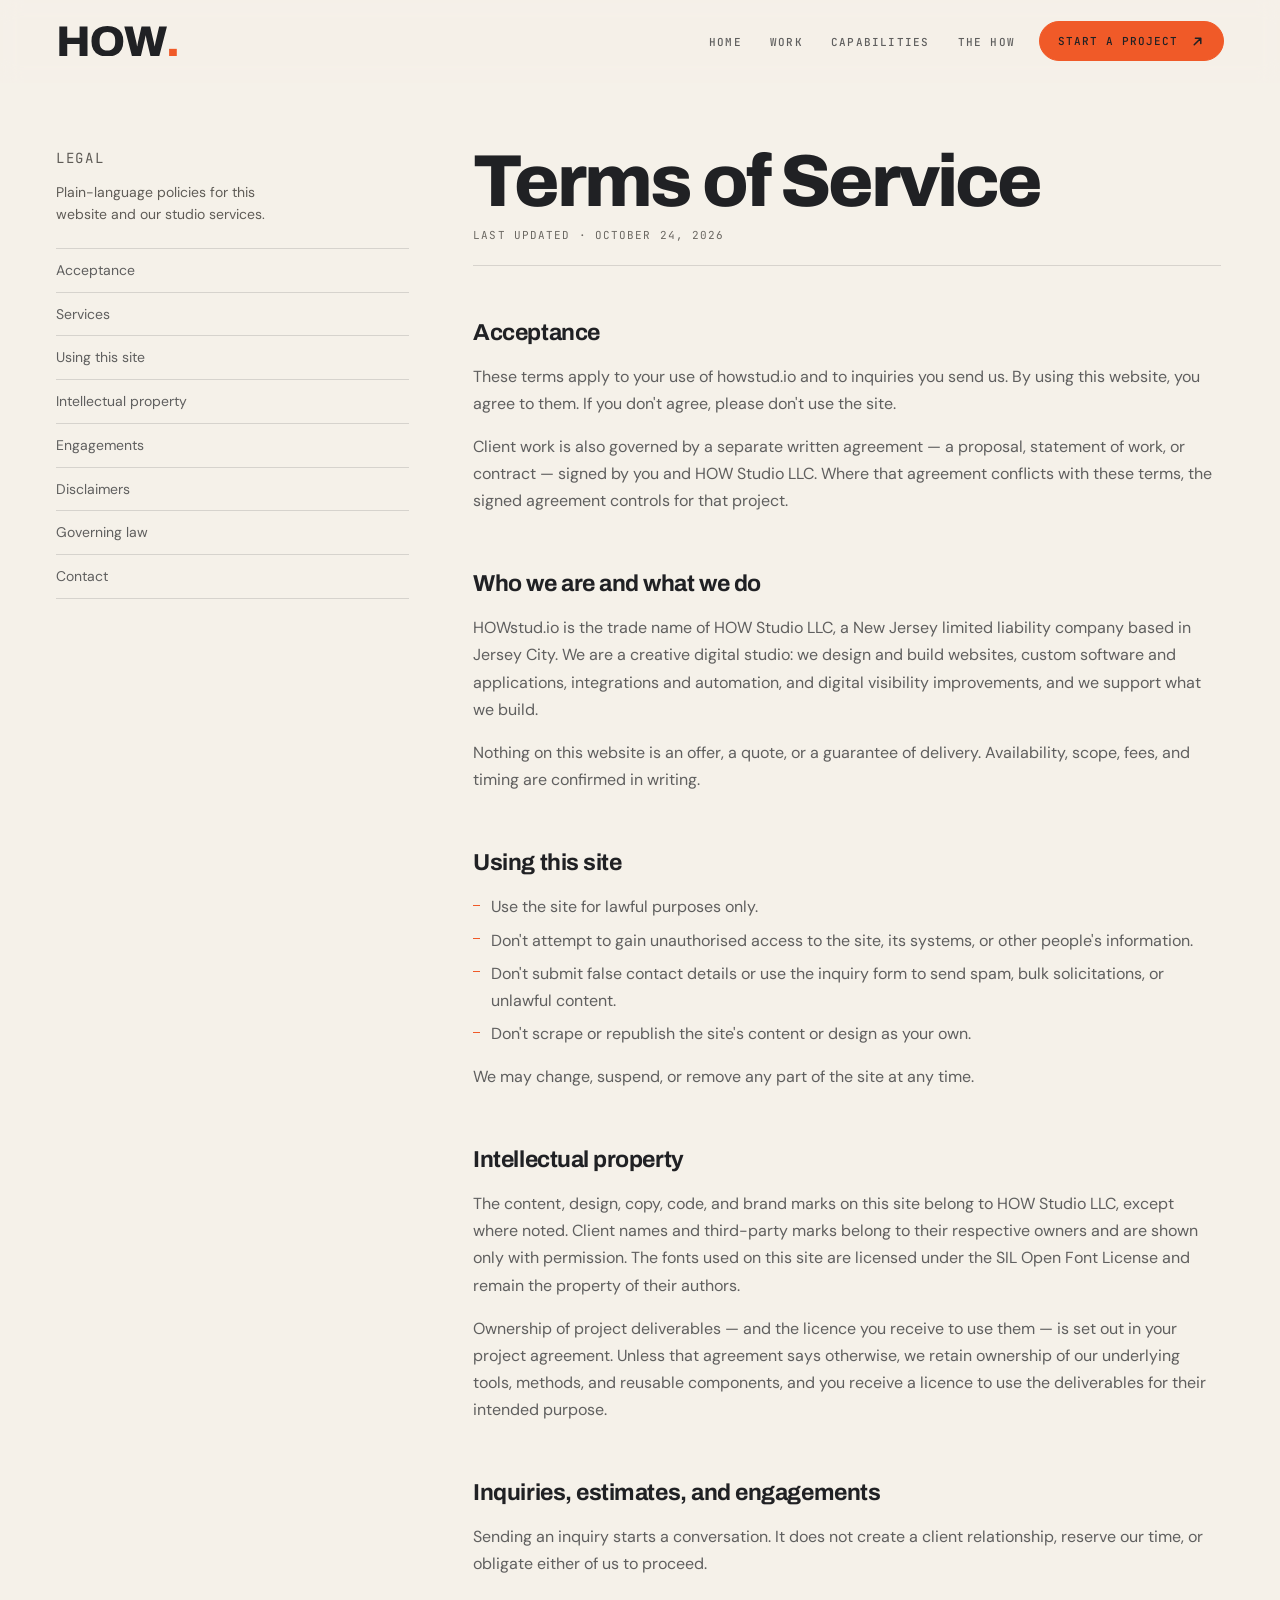
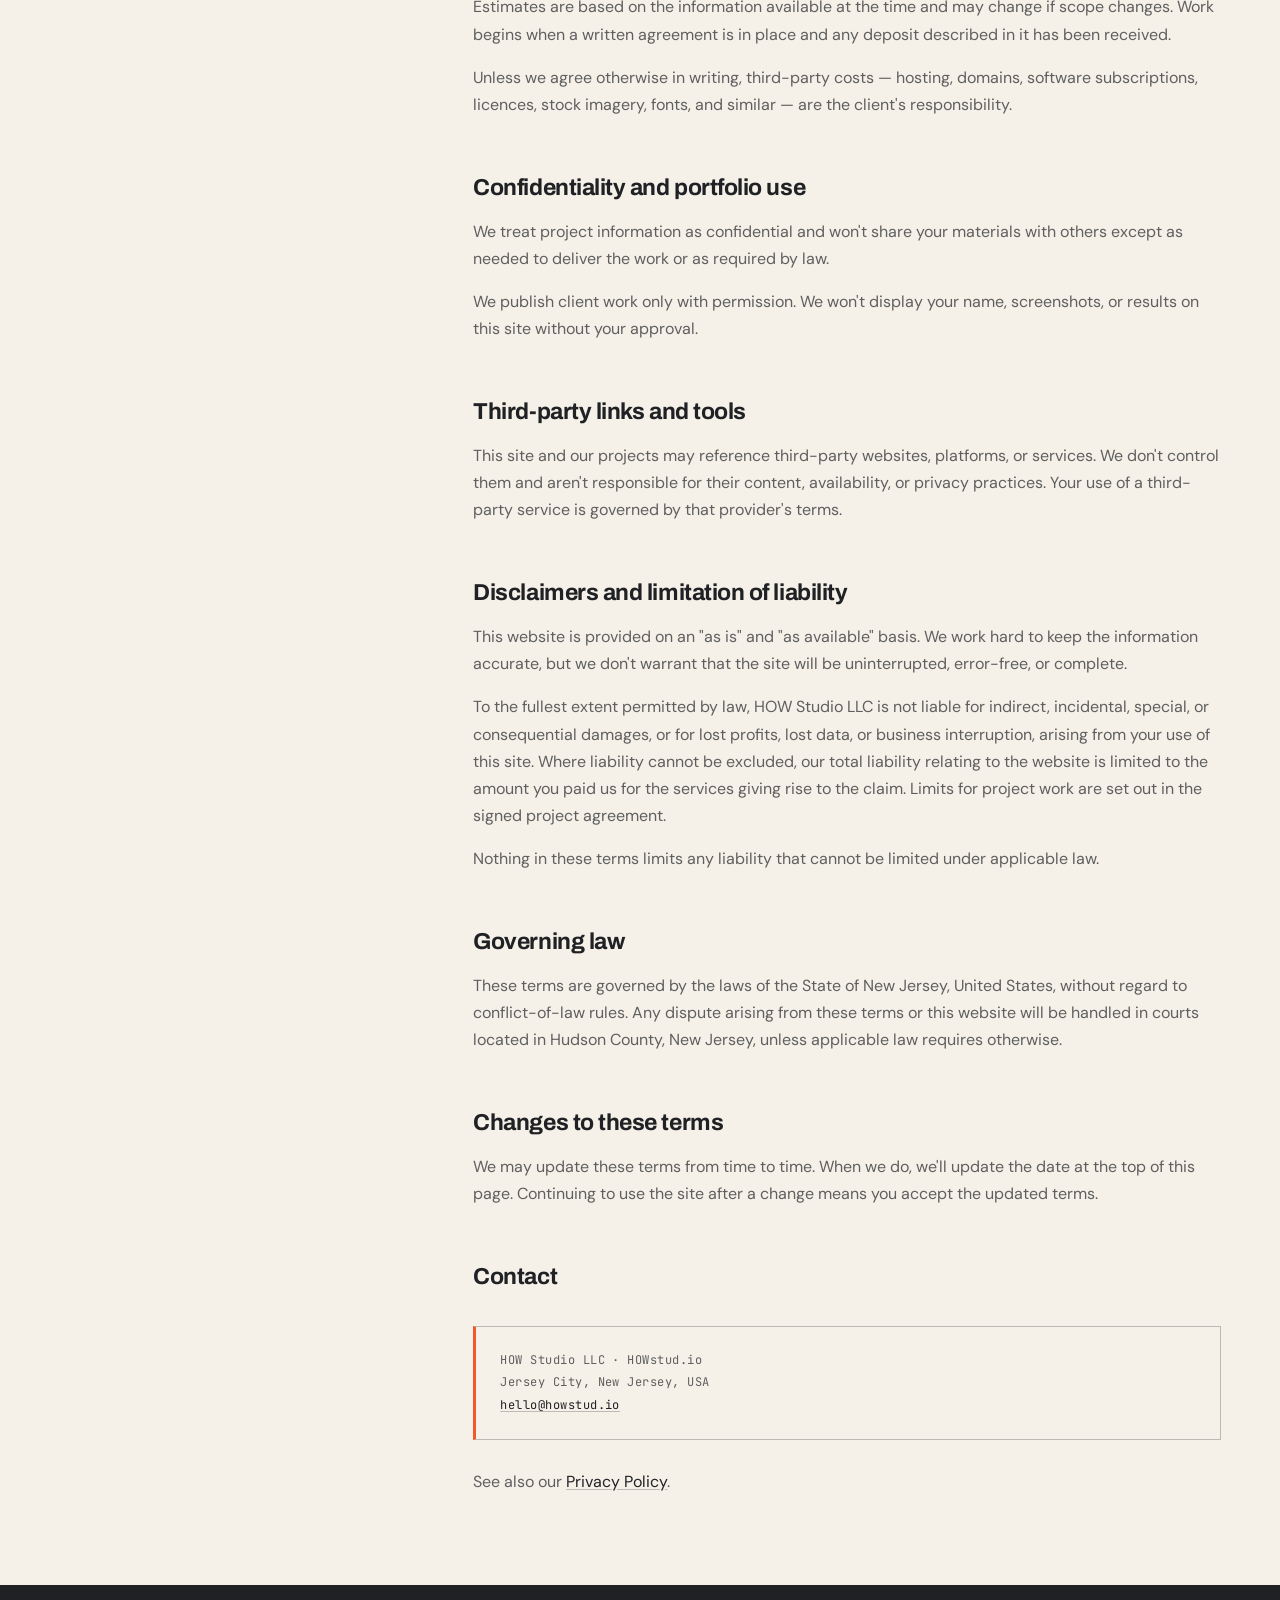
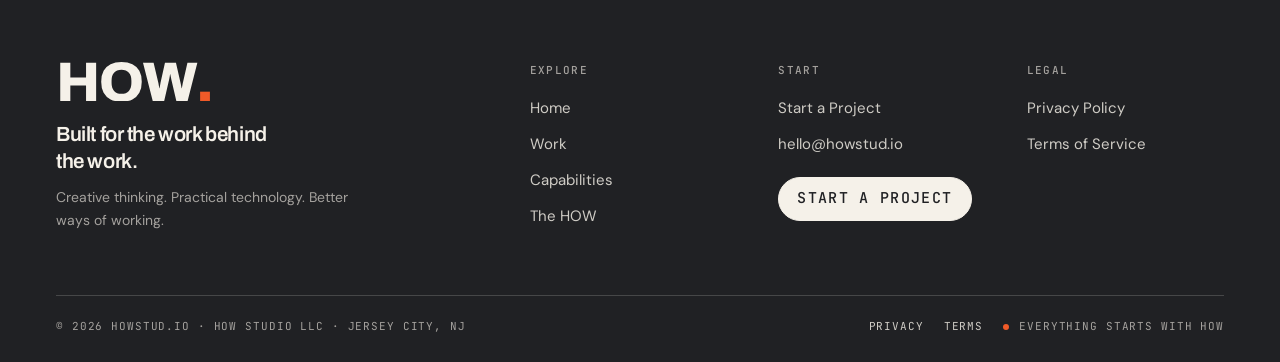
<file: terms.html>
<!DOCTYPE html>
<html lang="en">
<head>
<meta charset="utf-8">
<meta name="viewport" content="width=device-width, initial-scale=1">
<title>Terms of Service — HOWstud.io</title>
<meta name="description" content="The terms that apply when you use the HOWstud.io website or engage HOW Studio LLC for design, development, software, and digital growth services.">
<link rel="canonical" href="https://howstud.io/terms.html">
<meta name="theme-color" content="#f5f1e9">
<meta property="og:type" content="website">
<meta property="og:site_name" content="HOWstud.io">
<meta property="og:url" content="https://howstud.io/terms.html">
<meta property="og:title" content="Terms of Service — HOWstud.io">
<meta property="og:description" content="Terms for using this website and working with HOW Studio LLC.">
<meta property="og:image" content="https://howstud.io/assets/img/og-image.png">
<meta name="twitter:card" content="summary">
<meta name="robots" content="index, follow">
<link rel="icon" href="assets/brand/favicon.svg" type="image/svg+xml">
<link rel="icon" href="assets/brand/favicon-32.png" sizes="32x32" type="image/png">
<link rel="apple-touch-icon" href="assets/brand/apple-touch-icon.png">
<link rel="preload" href="assets/fonts/archivo-latin-var.woff2" as="font" type="font/woff2" crossorigin>
<link rel="preload" href="assets/fonts/dm-sans-latin-var.woff2" as="font" type="font/woff2" crossorigin>
<link rel="stylesheet" href="assets/css/site.css">
<script>document.documentElement.classList.add('js');</script>
</head>
<body>

<a class="skip-link" href="#main">Skip to content</a>

<header class="site-header" data-header>
  <div class="header-inner">
    <a class="brand" href="index.html" aria-label="HOWstud.io — home">
      <img src="assets/brand/wordmark-ink.svg" alt="HOWstud.io" width="188" height="47">
    </a>
    <nav class="nav" id="site-nav" aria-label="Primary" data-nav>
      <ul class="nav-list">
        <li><a class="nav-link" href="index.html">Home</a></li>
        <li><a class="nav-link" href="work.html">Work</a></li>
        <li><a class="nav-link" href="capabilities.html">Capabilities</a></li>
        <li><a class="nav-link" href="the-how.html">The HOW</a></li>
      </ul>
      <a class="btn btn--primary" href="start-a-project.html">Start a Project
        <svg viewBox="0 0 16 16" fill="none" stroke="currentColor" stroke-width="1.6" stroke-linecap="round" stroke-linejoin="round" aria-hidden="true"><path d="M4.5 11.5 11.5 4.5M5.75 4.5h5.75v5.75"/></svg>
      </a>
    </nav>
    <div class="header-actions">
      <a class="btn btn--primary btn--sm" href="start-a-project.html">Start a Project
        <svg viewBox="0 0 16 16" fill="none" stroke="currentColor" stroke-width="1.6" stroke-linecap="round" stroke-linejoin="round" aria-hidden="true"><path d="M4.5 11.5 11.5 4.5M5.75 4.5h5.75v5.75"/></svg>
      </a>
      <button class="nav-toggle" type="button" aria-expanded="false" aria-controls="site-nav" data-nav-toggle>
        <span aria-hidden="true"></span>
        <span aria-hidden="true"></span>
        <span class="visually-hidden" data-nav-label>Open menu</span>
      </button>
    </div>
  </div>
</header>

<main id="main">
  <div class="wrap">
    <div class="prose-wrap">
      <aside class="prose-aside">
        <p class="mono">Legal</p>
        <p>Plain-language policies for this website and our studio services.</p>
        <nav class="prose-nav" aria-label="On this page">
          <a href="#acceptance">Acceptance</a>
          <a href="#services">Services</a>
          <a href="#website">Using this site</a>
          <a href="#ip">Intellectual property</a>
          <a href="#engagements">Engagements</a>
          <a href="#liability">Disclaimers</a>
          <a href="#law">Governing law</a>
          <a href="#contact">Contact</a>
        </nav>
      </aside>

      <article class="prose">
        <h1 class="h1">Terms of Service</h1>
        <p class="updated">Last updated · October 24, 2026</p>

        <h2 id="acceptance">Acceptance</h2>
        <p>These terms apply to your use of howstud.io and to inquiries you send us. By using this website, you agree to them. If you don't agree, please don't use the site.</p>
        <p>Client work is also governed by a separate written agreement — a proposal, statement of work, or contract — signed by you and HOW Studio LLC. Where that agreement conflicts with these terms, the signed agreement controls for that project.</p>

        <h2 id="services">Who we are and what we do</h2>
        <p>HOWstud.io is the trade name of HOW Studio LLC, a New Jersey limited liability company based in Jersey City. We are a creative digital studio: we design and build websites, custom software and applications, integrations and automation, and digital visibility improvements, and we support what we build.</p>
        <p>Nothing on this website is an offer, a quote, or a guarantee of delivery. Availability, scope, fees, and timing are confirmed in writing.</p>

        <h2 id="website">Using this site</h2>
        <ul>
          <li>Use the site for lawful purposes only.</li>
          <li>Don't attempt to gain unauthorised access to the site, its systems, or other people's information.</li>
          <li>Don't submit false contact details or use the inquiry form to send spam, bulk solicitations, or unlawful content.</li>
          <li>Don't scrape or republish the site's content or design as your own.</li>
        </ul>
        <p>We may change, suspend, or remove any part of the site at any time.</p>

        <h2 id="ip">Intellectual property</h2>
        <p>The content, design, copy, code, and brand marks on this site belong to HOW Studio LLC, except where noted. Client names and third-party marks belong to their respective owners and are shown only with permission. The fonts used on this site are licensed under the SIL Open Font License and remain the property of their authors.</p>
        <p>Ownership of project deliverables — and the licence you receive to use them — is set out in your project agreement. Unless that agreement says otherwise, we retain ownership of our underlying tools, methods, and reusable components, and you receive a licence to use the deliverables for their intended purpose.</p>

        <h2 id="engagements">Inquiries, estimates, and engagements</h2>
        <p>Sending an inquiry starts a conversation. It does not create a client relationship, reserve our time, or obligate either of us to proceed.</p>
        <p>Estimates are based on the information available at the time and may change if scope changes. Work begins when a written agreement is in place and any deposit described in it has been received.</p>
        <p>Unless we agree otherwise in writing, third-party costs — hosting, domains, software subscriptions, licences, stock imagery, fonts, and similar — are the client's responsibility.</p>

        <h2 id="confidentiality">Confidentiality and portfolio use</h2>
        <p>We treat project information as confidential and won't share your materials with others except as needed to deliver the work or as required by law.</p>
        <p>We publish client work only with permission. We won't display your name, screenshots, or results on this site without your approval.</p>

        <h2 id="third-party">Third-party links and tools</h2>
        <p>This site and our projects may reference third-party websites, platforms, or services. We don't control them and aren't responsible for their content, availability, or privacy practices. Your use of a third-party service is governed by that provider's terms.</p>

        <h2 id="liability">Disclaimers and limitation of liability</h2>
        <p>This website is provided on an "as is" and "as available" basis. We work hard to keep the information accurate, but we don't warrant that the site will be uninterrupted, error-free, or complete.</p>
        <p>To the fullest extent permitted by law, HOW Studio LLC is not liable for indirect, incidental, special, or consequential damages, or for lost profits, lost data, or business interruption, arising from your use of this site. Where liability cannot be excluded, our total liability relating to the website is limited to the amount you paid us for the services giving rise to the claim. Limits for project work are set out in the signed project agreement.</p>
        <p>Nothing in these terms limits any liability that cannot be limited under applicable law.</p>

        <h2 id="law">Governing law</h2>
        <p>These terms are governed by the laws of the State of New Jersey, United States, without regard to conflict-of-law rules. Any dispute arising from these terms or this website will be handled in courts located in Hudson County, New Jersey, unless applicable law requires otherwise.</p>

        <h2 id="changes">Changes to these terms</h2>
        <p>We may update these terms from time to time. When we do, we'll update the date at the top of this page. Continuing to use the site after a change means you accept the updated terms.</p>

        <h2 id="contact">Contact</h2>
        <div class="contact-block">
          HOW Studio LLC · HOWstud.io<br>
          Jersey City, New Jersey, USA<br>
          <a href="mailto:hello@howstud.io">hello@howstud.io</a>
        </div>
        <p style="margin-top: 28px">See also our <a href="privacy.html">Privacy Policy</a>.</p>
      </article>
    </div>
  </div>
</main>

<footer class="site-footer">
  <div class="wrap">
    <div class="footer-top">
      <div class="footer-brand">
        <img src="assets/brand/wordmark-cream.svg" alt="HOWstud.io" width="316" height="79">
        <p class="tagline">Built for the work behind the work.</p>
        <p class="sub">Creative thinking. Practical technology. Better ways of working.</p>
      </div>
      <div class="footer-col">
        <h2>Explore</h2>
        <ul>
          <li><a href="index.html">Home</a></li>
          <li><a href="work.html">Work</a></li>
          <li><a href="capabilities.html">Capabilities</a></li>
          <li><a href="the-how.html">The HOW</a></li>
        </ul>
      </div>
      <div class="footer-col">
        <h2>Start</h2>
        <ul>
          <li><a href="start-a-project.html">Start a Project</a></li>
          <li><a href="mailto:hello@howstud.io">hello@howstud.io</a></li>
        </ul>
        <a class="btn btn--light btn--sm footer-cta" href="start-a-project.html">Start a project</a>
      </div>
      <div class="footer-col">
        <h2>Legal</h2>
        <ul>
          <li><a href="privacy.html">Privacy Policy</a></li>
          <li><a href="terms.html">Terms of Service</a></li>
        </ul>
      </div>
    </div>
    <div class="footer-bottom">
      <p>© <span data-year>2026</span> HOWstud.io · HOW Studio LLC · Jersey City, NJ</p>
      <div class="footer-legal">
        <a href="privacy.html">Privacy</a>
        <a href="terms.html">Terms</a>
        <span class="footer-mark"><span class="dot" aria-hidden="true"></span>Everything starts with HOW</span>
      </div>
    </div>
  </div>
</footer>

<script src="assets/js/site.js" defer></script>
</body>
</html>
</file>
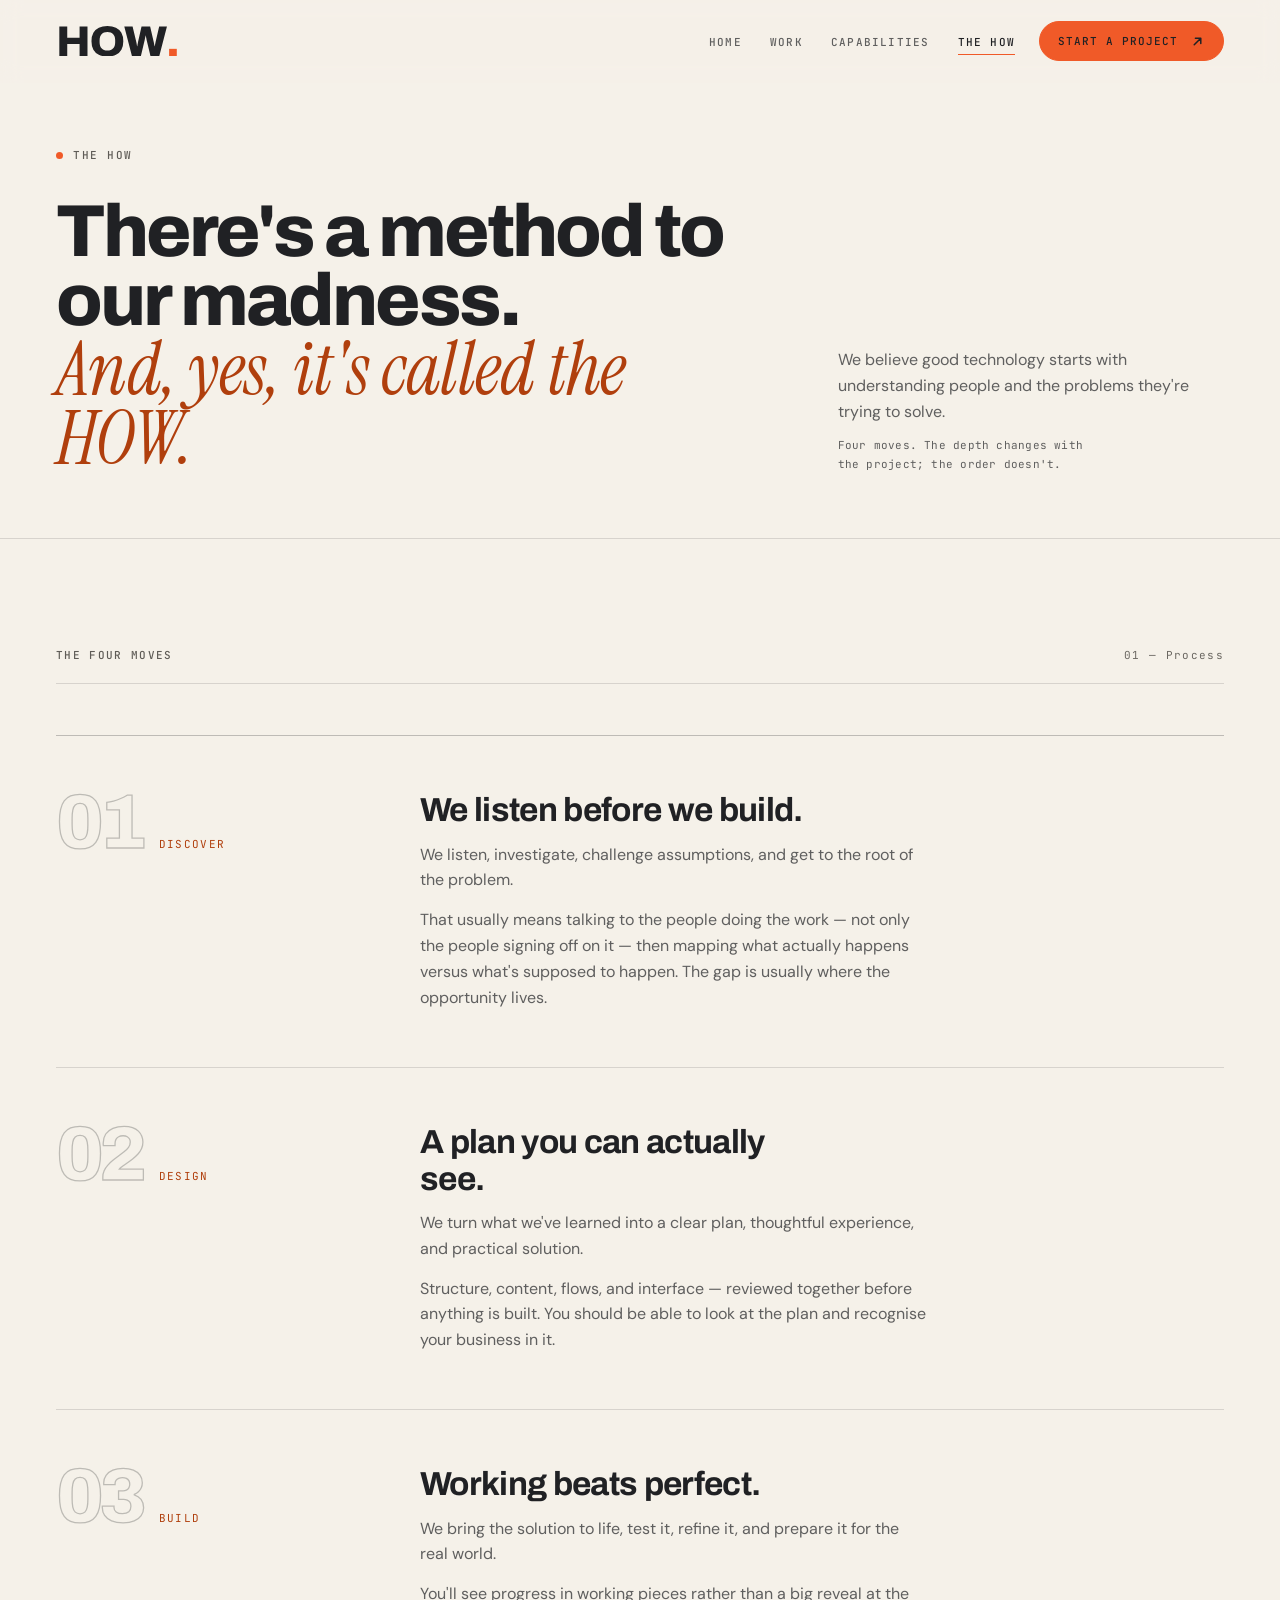
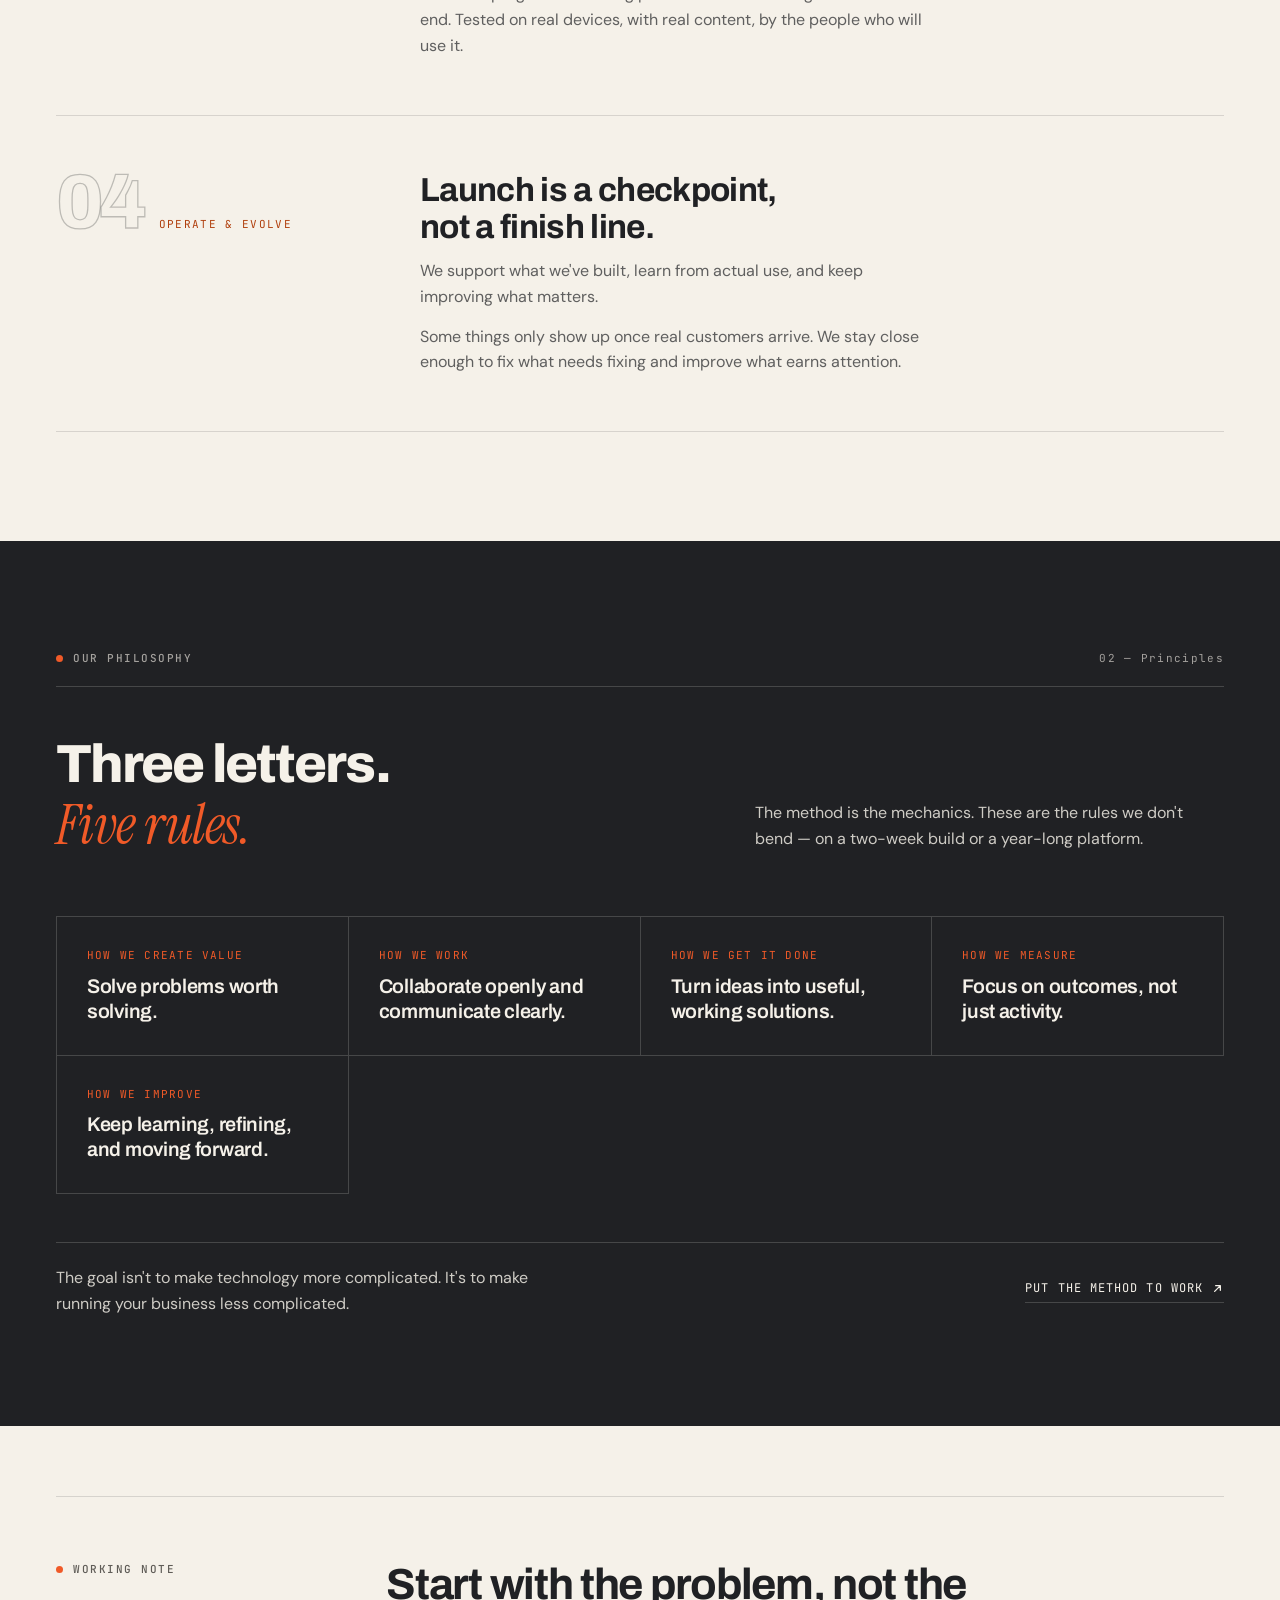
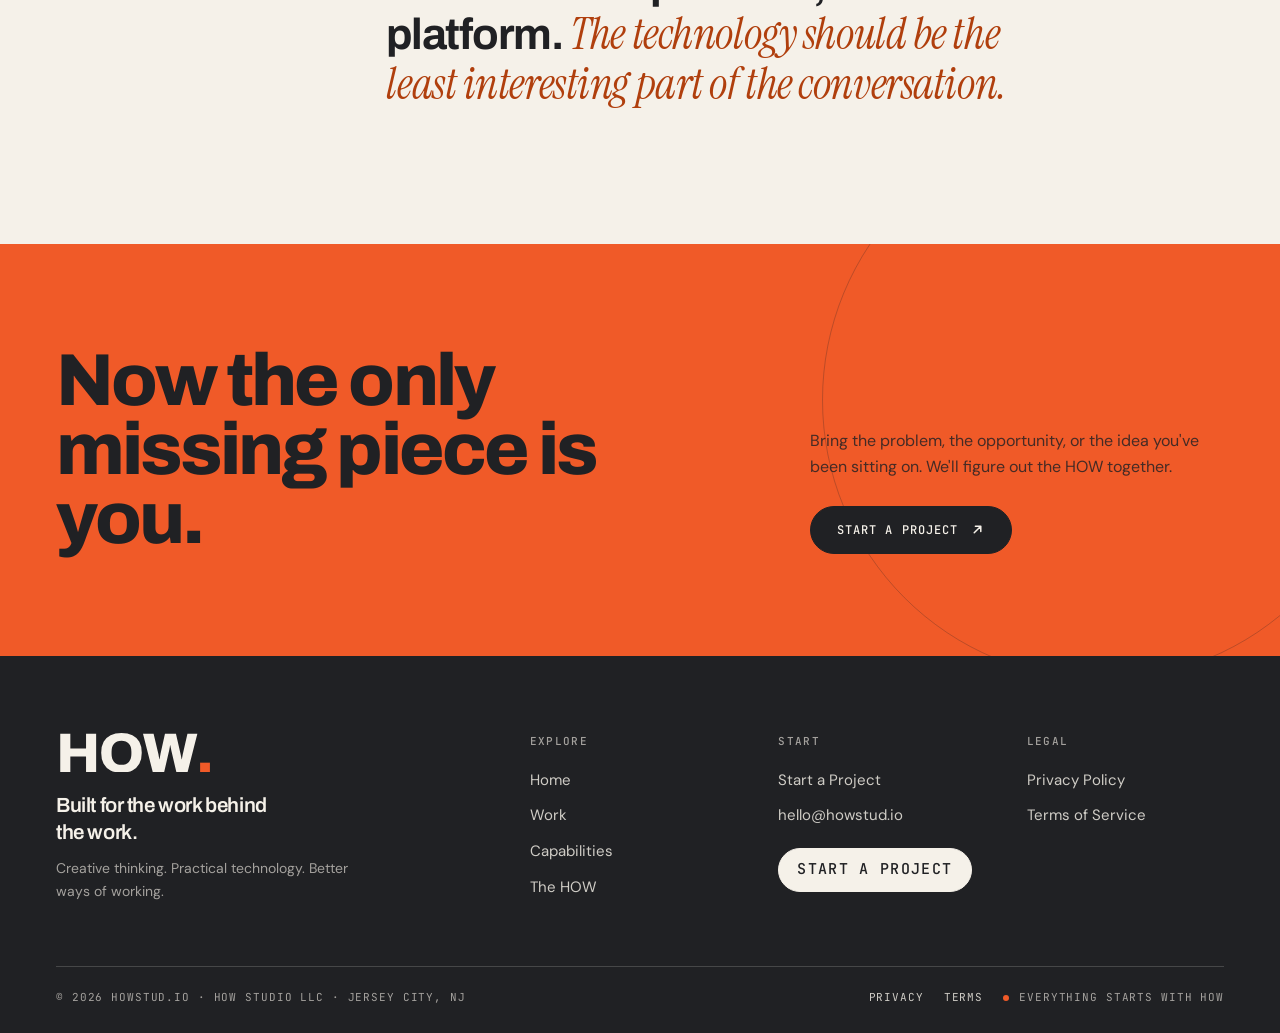
<file: the-how.html>
<!DOCTYPE html>
<html lang="en">
<head>
<meta charset="utf-8">
<meta name="viewport" content="width=device-width, initial-scale=1">
<title>The HOW — HOWstud.io | How We Work: Discover, Design, Build, Evolve</title>
<meta name="description" content="There's a method to our madness — and yes, it's called the HOW. Discover, Design, Build, Operate &amp; Evolve, plus the principles behind how we create value.">
<link rel="canonical" href="https://howstud.io/the-how.html">
<meta name="theme-color" content="#f5f1e9">
<meta property="og:type" content="website">
<meta property="og:site_name" content="HOWstud.io">
<meta property="og:url" content="https://howstud.io/the-how.html">
<meta property="og:title" content="The HOW — HOWstud.io">
<meta property="og:description" content="Four moves, every time: Discover, Design, Build, Operate &amp; Evolve.">
<meta property="og:image" content="https://howstud.io/assets/img/og-image.png">
<meta property="og:image:width" content="1200">
<meta property="og:image:height" content="630">
<meta name="twitter:card" content="summary_large_image">
<meta name="twitter:title" content="The HOW — HOWstud.io">
<meta name="twitter:description" content="There's a method to our madness. And, yes, it's called the HOW.">
<meta name="twitter:image" content="https://howstud.io/assets/img/og-image.png">
<link rel="icon" href="assets/brand/favicon.svg" type="image/svg+xml">
<link rel="icon" href="assets/brand/favicon-32.png" sizes="32x32" type="image/png">
<link rel="apple-touch-icon" href="assets/brand/apple-touch-icon.png">
<link rel="preload" href="assets/fonts/archivo-latin-var.woff2" as="font" type="font/woff2" crossorigin>
<link rel="preload" href="assets/fonts/dm-sans-latin-var.woff2" as="font" type="font/woff2" crossorigin>
<link rel="stylesheet" href="assets/css/site.css">
<script>document.documentElement.classList.add('js');</script>
</head>
<body>

<a class="skip-link" href="#main">Skip to content</a>

<header class="site-header" data-header>
  <div class="header-inner">
    <a class="brand" href="index.html" aria-label="HOWstud.io — home">
      <img src="assets/brand/wordmark-ink.svg" alt="HOWstud.io" width="188" height="47">
    </a>
    <nav class="nav" id="site-nav" aria-label="Primary" data-nav>
      <ul class="nav-list">
        <li><a class="nav-link" href="index.html">Home</a></li>
        <li><a class="nav-link" href="work.html">Work</a></li>
        <li><a class="nav-link" href="capabilities.html">Capabilities</a></li>
        <li><a class="nav-link" href="the-how.html" aria-current="page">The HOW</a></li>
      </ul>
      <a class="btn btn--primary" href="start-a-project.html">Start a Project
        <svg viewBox="0 0 16 16" fill="none" stroke="currentColor" stroke-width="1.6" stroke-linecap="round" stroke-linejoin="round" aria-hidden="true"><path d="M4.5 11.5 11.5 4.5M5.75 4.5h5.75v5.75"/></svg>
      </a>
    </nav>
    <div class="header-actions">
      <a class="btn btn--primary btn--sm" href="start-a-project.html">Start a Project
        <svg viewBox="0 0 16 16" fill="none" stroke="currentColor" stroke-width="1.6" stroke-linecap="round" stroke-linejoin="round" aria-hidden="true"><path d="M4.5 11.5 11.5 4.5M5.75 4.5h5.75v5.75"/></svg>
      </a>
      <button class="nav-toggle" type="button" aria-expanded="false" aria-controls="site-nav" data-nav-toggle>
        <span aria-hidden="true"></span>
        <span aria-hidden="true"></span>
        <span class="visually-hidden" data-nav-label>Open menu</span>
      </button>
    </div>
  </div>
</header>

<main id="main">

  <section class="page-hero">
    <div class="wrap">
      <p class="eyebrow" data-reveal><span class="dot" aria-hidden="true"></span>The HOW</p>
      <div class="page-hero__grid">
        <h1 class="h1" data-reveal>There's a method to our madness.
          <span class="serif" style="color: var(--orange-ink); display: block">And, yes, it's called the HOW.</span>
        </h1>
        <div class="page-hero__aside" data-reveal style="--d: 1">
          <p>We believe good technology starts with understanding people and the problems they're trying to solve.</p>
          <p class="mono" style="text-transform: none; letter-spacing: 0.02em">Four moves. The depth changes with the project; the order doesn't.</p>
        </div>
      </div>
    </div>
  </section>

  <section class="section" aria-labelledby="method-list-title">
    <div class="wrap">
      <div class="section-head">
        <h2 class="section-title" id="method-list-title">The four moves</h2>
        <p class="section-head__index" aria-hidden="true">01 — Process</p>
      </div>

      <div class="method-list">
        <article class="method-item" id="discover" data-reveal>
          <div class="method-item__aside">
            <span class="method-item__num" aria-hidden="true">01</span>
            <span class="method-item__label">Discover</span>
          </div>
          <div class="method-item__body">
            <h3 class="h3">We listen before we build.</h3>
            <p>We listen, investigate, challenge assumptions, and get to the root of the problem.</p>
            <p>That usually means talking to the people doing the work — not only the people signing off on it — then mapping what actually happens versus what's supposed to happen. The gap is usually where the opportunity lives.</p>
          </div>
        </article>

        <article class="method-item" id="design" data-reveal>
          <div class="method-item__aside">
            <span class="method-item__num" aria-hidden="true">02</span>
            <span class="method-item__label">Design</span>
          </div>
          <div class="method-item__body">
            <h3 class="h3">A plan you can actually see.</h3>
            <p>We turn what we've learned into a clear plan, thoughtful experience, and practical solution.</p>
            <p>Structure, content, flows, and interface — reviewed together before anything is built. You should be able to look at the plan and recognise your business in it.</p>
          </div>
        </article>

        <article class="method-item" id="build" data-reveal>
          <div class="method-item__aside">
            <span class="method-item__num" aria-hidden="true">03</span>
            <span class="method-item__label">Build</span>
          </div>
          <div class="method-item__body">
            <h3 class="h3">Working beats perfect.</h3>
            <p>We bring the solution to life, test it, refine it, and prepare it for the real world.</p>
            <p>You'll see progress in working pieces rather than a big reveal at the end. Tested on real devices, with real content, by the people who will use it.</p>
          </div>
        </article>

        <article class="method-item" id="operate" data-reveal>
          <div class="method-item__aside">
            <span class="method-item__num" aria-hidden="true">04</span>
            <span class="method-item__label">Operate &amp; Evolve</span>
          </div>
          <div class="method-item__body">
            <h3 class="h3">Launch is a checkpoint, not a finish line.</h3>
            <p>We support what we've built, learn from actual use, and keep improving what matters.</p>
            <p>Some things only show up once real customers arrive. We stay close enough to fix what needs fixing and improve what earns attention.</p>
          </div>
        </article>
      </div>
    </div>
  </section>

  <section class="section section--dark" aria-labelledby="philosophy-title">
    <div class="wrap">
      <div class="section-head">
        <p class="eyebrow"><span class="dot" aria-hidden="true"></span>Our philosophy</p>
        <p class="section-head__index" aria-hidden="true">02 — Principles</p>
      </div>

      <div class="steps-head">
        <h2 class="h2" id="philosophy-title" data-reveal>Three letters. <span class="serif">Five rules.</span></h2>
        <p class="body" data-reveal style="--d: 1; max-width: 40ch">The method is the mechanics. These are the rules we don't bend — on a two-week build or a year-long platform.</p>
      </div>

      <ul class="philosophy">
        <li data-reveal>
          <p class="p-label">HOW we create value</p>
          <p class="p-text">Solve problems worth solving.</p>
        </li>
        <li data-reveal style="--d: 1">
          <p class="p-label">HOW we work</p>
          <p class="p-text">Collaborate openly and communicate clearly.</p>
        </li>
        <li data-reveal style="--d: 2">
          <p class="p-label">HOW we get it done</p>
          <p class="p-text">Turn ideas into useful, working solutions.</p>
        </li>
        <li data-reveal>
          <p class="p-label">HOW we measure</p>
          <p class="p-text">Focus on outcomes, not just activity.</p>
        </li>
        <li data-reveal style="--d: 1">
          <p class="p-label">HOW we improve</p>
          <p class="p-text">Keep learning, refining, and moving forward.</p>
        </li>
      </ul>

      <div class="steps-foot">
        <p class="body" style="max-width: 46ch">The goal isn't to make technology more complicated. It's to make running your business less complicated.</p>
        <a class="link-arrow" href="start-a-project.html">Put the method to work
          <svg viewBox="0 0 16 16" fill="none" stroke="currentColor" stroke-width="1.6" stroke-linecap="round" stroke-linejoin="round" aria-hidden="true"><path d="M4.5 11.5 11.5 4.5M5.75 4.5h5.75v5.75"/></svg>
        </a>
      </div>
    </div>
  </section>

  <section class="section section--tight">
    <div class="wrap">
      <figure class="quote">
        <p class="eyebrow" aria-hidden="true" style="align-self: start"><span class="dot"></span>Working note</p>
        <blockquote>Start with the problem, not the platform. <span class="serif">The technology should be the least interesting part of the conversation.</span></blockquote>
      </figure>
    </div>
  </section>

  <section class="cta-band" aria-labelledby="how-cta">
    <div class="wrap">
      <div class="cta-band__inner">
        <h2 class="h1" id="how-cta" data-reveal>Now the only missing piece is you.</h2>
        <div class="cta-band__aside" data-reveal style="--d: 1">
          <p class="body">Bring the problem, the opportunity, or the idea you've been sitting on. We'll figure out the HOW together.</p>
          <a class="btn" href="start-a-project.html" style="--btn-bg: #202124; --btn-fg: #f5f1e9">Start a Project
            <svg viewBox="0 0 16 16" fill="none" stroke="currentColor" stroke-width="1.6" stroke-linecap="round" stroke-linejoin="round" aria-hidden="true"><path d="M4.5 11.5 11.5 4.5M5.75 4.5h5.75v5.75"/></svg>
          </a>
        </div>
      </div>
    </div>
  </section>

</main>

<footer class="site-footer">
  <div class="wrap">
    <div class="footer-top">
      <div class="footer-brand">
        <img src="assets/brand/wordmark-cream.svg" alt="HOWstud.io" width="316" height="79">
        <p class="tagline">Built for the work behind the work.</p>
        <p class="sub">Creative thinking. Practical technology. Better ways of working.</p>
      </div>
      <div class="footer-col">
        <h2>Explore</h2>
        <ul>
          <li><a href="index.html">Home</a></li>
          <li><a href="work.html">Work</a></li>
          <li><a href="capabilities.html">Capabilities</a></li>
          <li><a href="the-how.html">The HOW</a></li>
        </ul>
      </div>
      <div class="footer-col">
        <h2>Start</h2>
        <ul>
          <li><a href="start-a-project.html">Start a Project</a></li>
          <li><a href="mailto:hello@howstud.io">hello@howstud.io</a></li>
        </ul>
        <a class="btn btn--light btn--sm footer-cta" href="start-a-project.html">Start a project</a>
      </div>
      <div class="footer-col">
        <h2>Legal</h2>
        <ul>
          <li><a href="privacy.html">Privacy Policy</a></li>
          <li><a href="terms.html">Terms of Service</a></li>
        </ul>
      </div>
    </div>
    <div class="footer-bottom">
      <p>© <span data-year>2026</span> HOWstud.io · HOW Studio LLC · Jersey City, NJ</p>
      <div class="footer-legal">
        <a href="privacy.html">Privacy</a>
        <a href="terms.html">Terms</a>
        <span class="footer-mark"><span class="dot" aria-hidden="true"></span>Everything starts with HOW</span>
      </div>
    </div>
  </div>
</footer>

<script src="assets/js/site.js" defer></script>
</body>
</html>
</file>
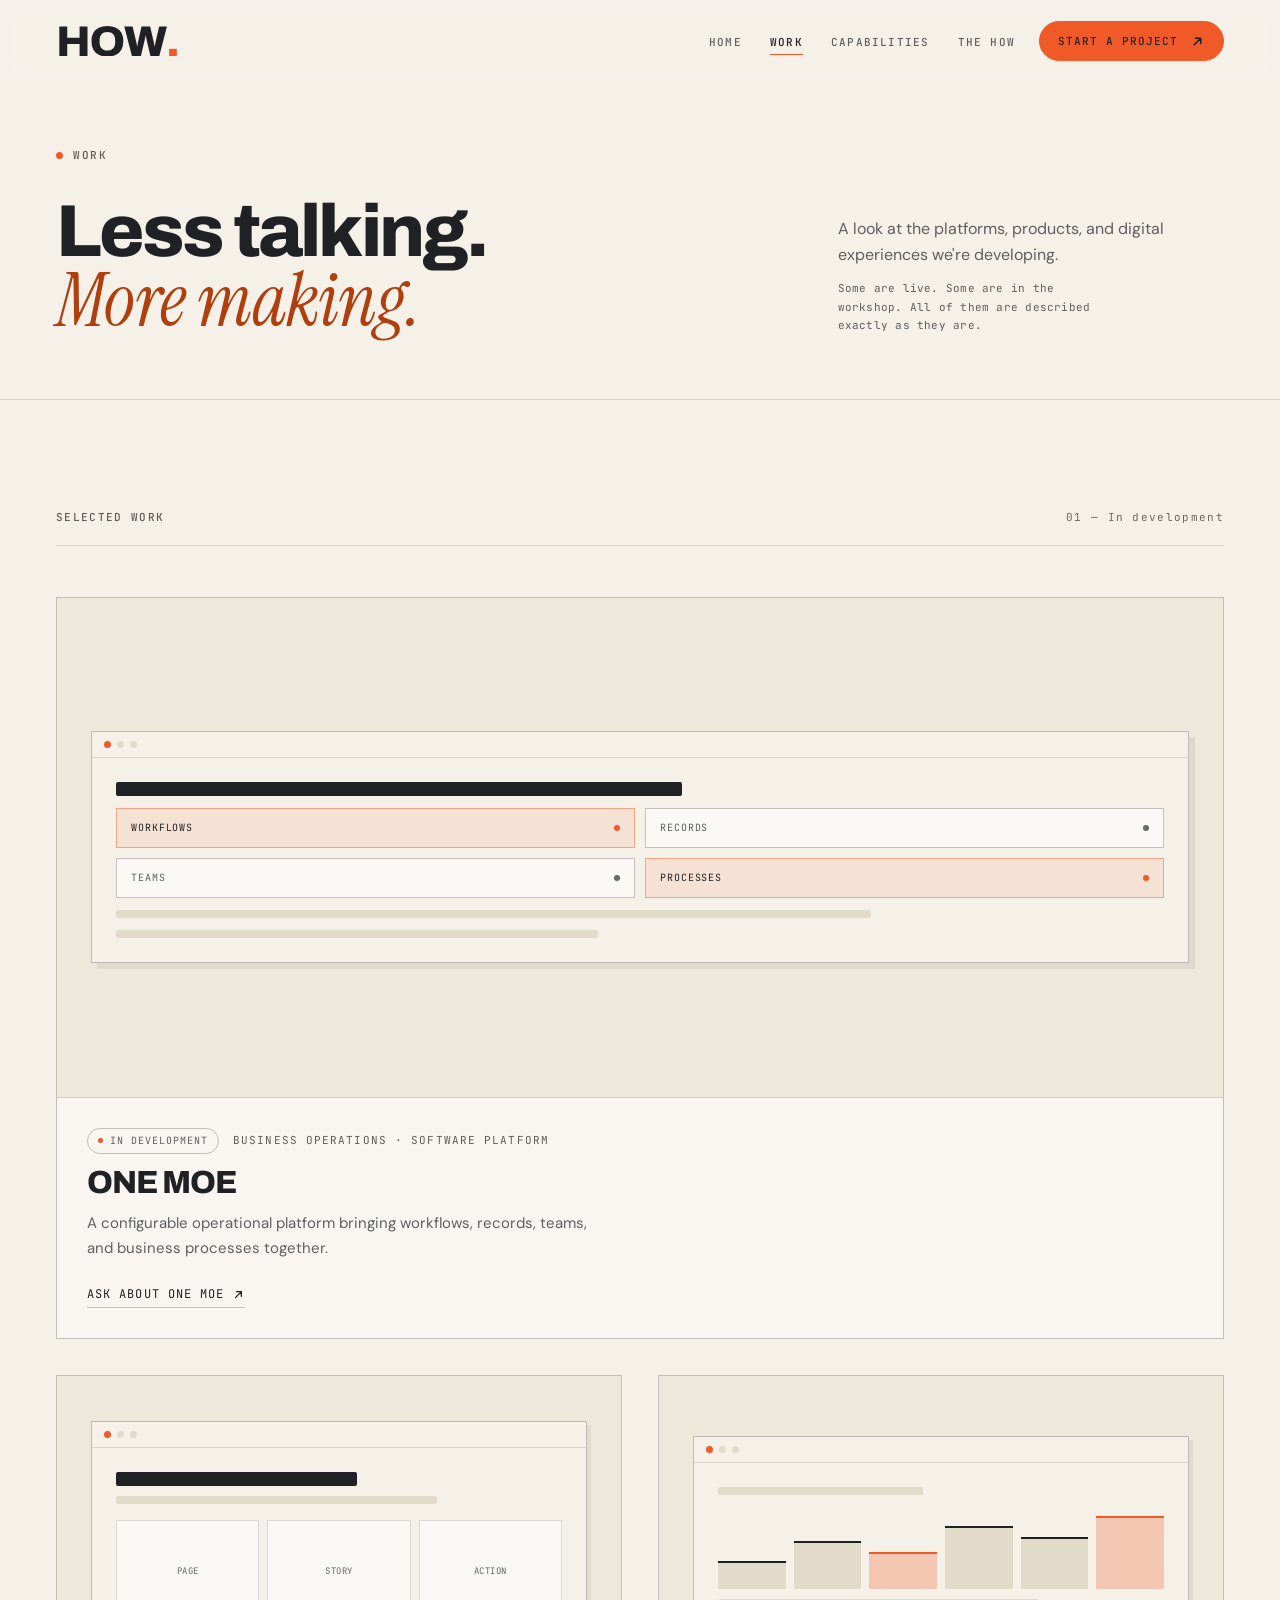
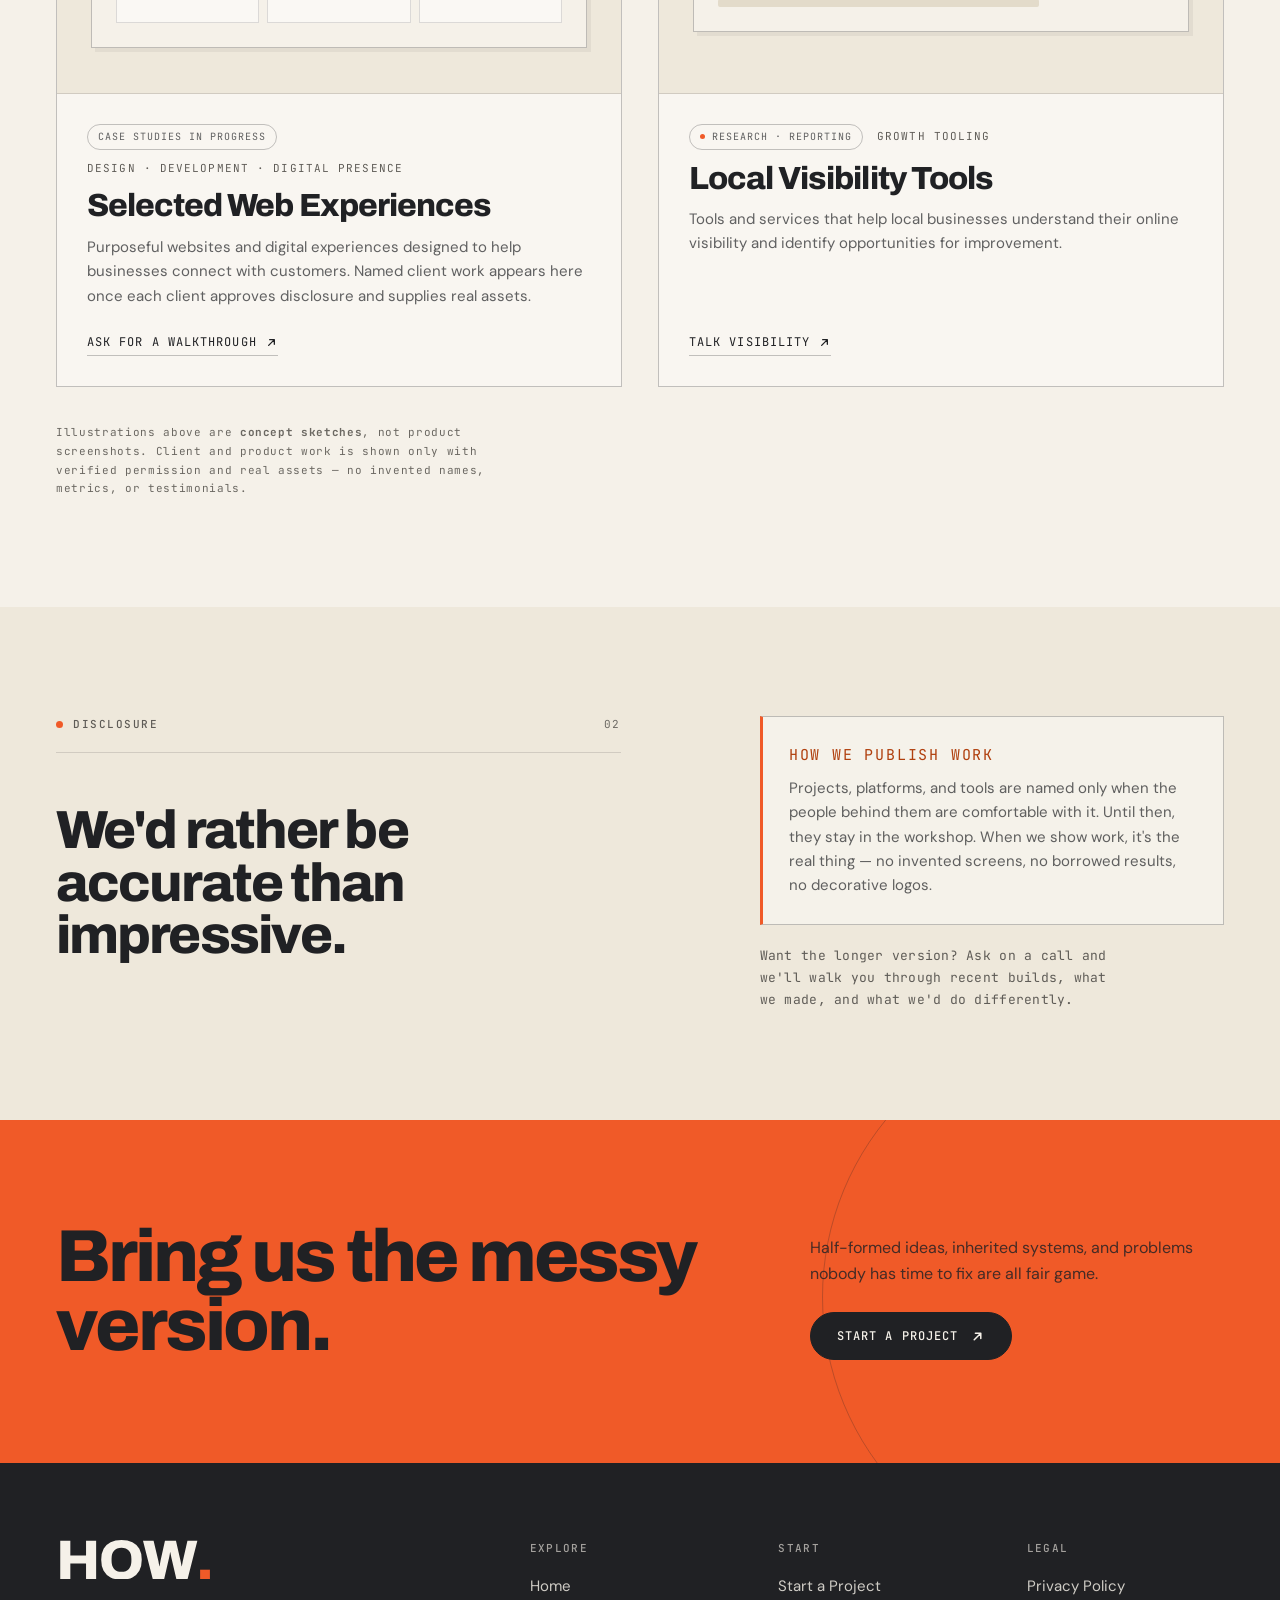
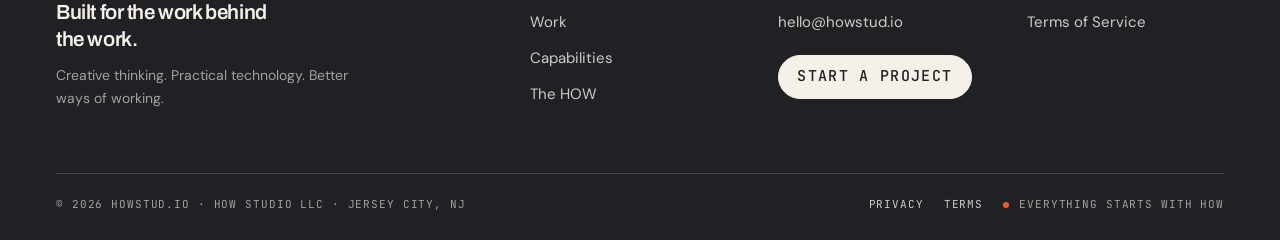
<file: work.html>
<!DOCTYPE html>
<html lang="en">
<head>
<meta charset="utf-8">
<meta name="viewport" content="width=device-width, initial-scale=1">
<title>Work — HOWstud.io | Platforms, Products &amp; Digital Experiences</title>
<meta name="description" content="Less talking. More making. A look at the platforms, products, and digital experiences HOWstud.io is developing — described honestly, with concept sketches rather than mock screenshots.">
<link rel="canonical" href="https://howstud.io/work.html">
<meta name="theme-color" content="#f5f1e9">
<meta property="og:type" content="website">
<meta property="og:site_name" content="HOWstud.io">
<meta property="og:url" content="https://howstud.io/work.html">
<meta property="og:title" content="Work — HOWstud.io">
<meta property="og:description" content="Platforms, products, and digital experiences in development at HOWstud.io.">
<meta property="og:image" content="https://howstud.io/assets/img/og-image.png">
<meta property="og:image:width" content="1200">
<meta property="og:image:height" content="630">
<meta name="twitter:card" content="summary_large_image">
<meta name="twitter:title" content="Work — HOWstud.io">
<meta name="twitter:description" content="Less talking. More making.">
<meta name="twitter:image" content="https://howstud.io/assets/img/og-image.png">
<link rel="icon" href="assets/brand/favicon.svg" type="image/svg+xml">
<link rel="icon" href="assets/brand/favicon-32.png" sizes="32x32" type="image/png">
<link rel="apple-touch-icon" href="assets/brand/apple-touch-icon.png">
<link rel="preload" href="assets/fonts/archivo-latin-var.woff2" as="font" type="font/woff2" crossorigin>
<link rel="preload" href="assets/fonts/dm-sans-latin-var.woff2" as="font" type="font/woff2" crossorigin>
<link rel="stylesheet" href="assets/css/site.css">
<script>document.documentElement.classList.add('js');</script>
</head>
<body>

<a class="skip-link" href="#main">Skip to content</a>

<header class="site-header" data-header>
  <div class="header-inner">
    <a class="brand" href="index.html" aria-label="HOWstud.io — home">
      <img src="assets/brand/wordmark-ink.svg" alt="HOWstud.io" width="188" height="47">
    </a>
    <nav class="nav" id="site-nav" aria-label="Primary" data-nav>
      <ul class="nav-list">
        <li><a class="nav-link" href="index.html">Home</a></li>
        <li><a class="nav-link" href="work.html" aria-current="page">Work</a></li>
        <li><a class="nav-link" href="capabilities.html">Capabilities</a></li>
        <li><a class="nav-link" href="the-how.html">The HOW</a></li>
      </ul>
      <a class="btn btn--primary" href="start-a-project.html">Start a Project
        <svg viewBox="0 0 16 16" fill="none" stroke="currentColor" stroke-width="1.6" stroke-linecap="round" stroke-linejoin="round" aria-hidden="true"><path d="M4.5 11.5 11.5 4.5M5.75 4.5h5.75v5.75"/></svg>
      </a>
    </nav>
    <div class="header-actions">
      <a class="btn btn--primary btn--sm" href="start-a-project.html">Start a Project
        <svg viewBox="0 0 16 16" fill="none" stroke="currentColor" stroke-width="1.6" stroke-linecap="round" stroke-linejoin="round" aria-hidden="true"><path d="M4.5 11.5 11.5 4.5M5.75 4.5h5.75v5.75"/></svg>
      </a>
      <button class="nav-toggle" type="button" aria-expanded="false" aria-controls="site-nav" data-nav-toggle>
        <span aria-hidden="true"></span>
        <span aria-hidden="true"></span>
        <span class="visually-hidden" data-nav-label>Open menu</span>
      </button>
    </div>
  </div>
</header>

<main id="main">

  <section class="page-hero">
    <div class="wrap">
      <p class="eyebrow" data-reveal><span class="dot" aria-hidden="true"></span>Work</p>
      <div class="page-hero__grid">
        <h1 class="h1" data-reveal>Less talking.
          <span class="serif" style="color: var(--orange-ink); display: block">More making.</span>
        </h1>
        <div class="page-hero__aside" data-reveal style="--d: 1">
          <p>A look at the platforms, products, and digital experiences we're developing.</p>
          <p class="mono" style="text-transform: none; letter-spacing: 0.02em">Some are live. Some are in the workshop. All of them are described exactly as they are.</p>
        </div>
      </div>
    </div>
  </section>

  <section class="section" aria-labelledby="work-title">
    <div class="wrap">
      <div class="section-head">
        <h2 class="section-title" id="work-title">Selected work</h2>
        <p class="section-head__index" aria-hidden="true">01 — In development</p>
      </div>

      <div class="work-grid">

        <!-- ONE MOE -->
        <article class="work-card work-card--wide" data-reveal>
          <div class="work-card__art">
            <div class="art-frame" aria-hidden="true">
              <div class="art-frame__bar"><span></span><span></span><span></span></div>
              <div class="art-frame__inner" style="gap: 12px">
                <div class="art-line is-dark"></div>
                <div class="art-diagram" style="grid-template-columns: repeat(2, minmax(0,1fr))">
                  <div class="art-node is-accent"><span>Workflows</span><span class="art-node__dot"></span></div>
                  <div class="art-node"><span>Records</span><span class="art-node__dot"></span></div>
                  <div class="art-node"><span>Teams</span><span class="art-node__dot"></span></div>
                  <div class="art-node is-accent"><span>Processes</span><span class="art-node__dot"></span></div>
                </div>
                <div class="art-line is-mid"></div>
                <div class="art-line is-short"></div>
              </div>
            </div>
          </div>
          <div class="work-card__body">
            <div class="work-card__meta">
              <span class="tag tag--dot">In development</span>
              <span>Business operations · Software platform</span>
            </div>
            <h3 class="work-card__title">ONE MOE</h3>
            <p class="work-card__desc">A configurable operational platform bringing workflows, records, teams, and business processes together.</p>
            <div class="work-card__foot">
              <a class="link-arrow" href="start-a-project.html?service=Software">Ask about ONE MOE
                <svg viewBox="0 0 16 16" fill="none" stroke="currentColor" stroke-width="1.6" stroke-linecap="round" stroke-linejoin="round" aria-hidden="true"><path d="M4.5 11.5 11.5 4.5M5.75 4.5h5.75v5.75"/></svg>
              </a>
            </div>
          </div>
        </article>

        <!-- Selected web experiences -->
        <article class="work-card" data-reveal style="--d: 1">
          <div class="work-card__art">
            <div class="art-frame" aria-hidden="true" style="box-shadow: 4px 4px 0 rgba(32,33,36,.06)">
              <div class="art-frame__bar"><span></span><span></span><span></span></div>
              <div class="art-frame__inner">
                <div class="art-line is-dark"></div>
                <div class="art-line is-mid"></div>
                <div class="art-grid">
                  <div class="art-tile">Page</div>
                  <div class="art-tile">Story</div>
                  <div class="art-tile">Action</div>
                </div>
              </div>
            </div>
          </div>
          <div class="work-card__body">
            <div class="work-card__meta">
              <span class="tag">Case studies in progress</span>
              <span>Design · Development · Digital presence</span>
            </div>
            <h3 class="work-card__title">Selected Web Experiences</h3>
            <p class="work-card__desc">Purposeful websites and digital experiences designed to help businesses connect with customers. Named client work appears here once each client approves disclosure and supplies real assets.</p>
            <div class="work-card__foot">
              <a class="link-arrow" href="start-a-project.html?service=Website">Ask for a walkthrough
                <svg viewBox="0 0 16 16" fill="none" stroke="currentColor" stroke-width="1.6" stroke-linecap="round" stroke-linejoin="round" aria-hidden="true"><path d="M4.5 11.5 11.5 4.5M5.75 4.5h5.75v5.75"/></svg>
              </a>
            </div>
          </div>
        </article>

        <!-- Local visibility tools -->
        <article class="work-card" data-reveal style="--d: 2">
          <div class="work-card__art">
            <div class="art-frame" aria-hidden="true" style="box-shadow: 4px 4px 0 rgba(32,33,36,.06)">
              <div class="art-frame__bar"><span></span><span></span><span></span></div>
              <div class="art-frame__inner">
                <div class="art-line is-short"></div>
                <div class="art-bars" role="presentation">
                  <span style="--h: 34%"></span>
                  <span style="--h: 58%"></span>
                  <span style="--h: 44%"></span>
                  <span style="--h: 76%"></span>
                  <span style="--h: 62%"></span>
                  <span style="--h: 88%"></span>
                </div>
                <div class="art-line is-mid"></div>
              </div>
            </div>
          </div>
          <div class="work-card__body">
            <div class="work-card__meta">
              <span class="tag tag--dot">Research · Reporting</span>
              <span>Growth tooling</span>
            </div>
            <h3 class="work-card__title">Local Visibility Tools</h3>
            <p class="work-card__desc">Tools and services that help local businesses understand their online visibility and identify opportunities for improvement.</p>
            <div class="work-card__foot">
              <a class="link-arrow" href="start-a-project.html?service=Digital%20Growth">Talk visibility
                <svg viewBox="0 0 16 16" fill="none" stroke="currentColor" stroke-width="1.6" stroke-linecap="round" stroke-linejoin="round" aria-hidden="true"><path d="M4.5 11.5 11.5 4.5M5.75 4.5h5.75v5.75"/></svg>
              </a>
            </div>
          </div>
        </article>

      </div>

      <p class="art-caption">Illustrations above are <strong>concept sketches</strong>, not product screenshots. Client and product work is shown only with verified permission and real assets — no invented names, metrics, or testimonials.</p>
    </div>
  </section>

  <section class="section section--paper2" aria-labelledby="policy-title">
    <div class="wrap">
      <div class="grid">
        <div class="work-policy-head" data-reveal>
          <div class="section-head">
            <p class="eyebrow"><span class="dot" aria-hidden="true"></span>Disclosure</p>
            <p class="section-head__index" aria-hidden="true">02</p>
          </div>
          <h2 class="h2" id="policy-title" style="max-width: 16ch">We'd rather be accurate than impressive.</h2>
        </div>
        <div class="work-policy" data-reveal style="--d: 1">
          <div class="note-box">
            <p class="mono">How we publish work</p>
            <p>Projects, platforms, and tools are named only when the people behind them are comfortable with it. Until then, they stay in the workshop. When we show work, it's the real thing — no invented screens, no borrowed results, no decorative logos.</p>
          </div>
          <p class="note" style="margin-top: 20px">Want the longer version? Ask on a call and we'll walk you through recent builds, what we made, and what we'd do differently.</p>
        </div>
      </div>
    </div>
  </section>

  <section class="cta-band" aria-labelledby="work-cta">
    <div class="wrap">
      <div class="cta-band__inner">
        <h2 class="h1" id="work-cta" data-reveal>Bring us the messy version.</h2>
        <div class="cta-band__aside" data-reveal style="--d: 1">
          <p class="body">Half-formed ideas, inherited systems, and problems nobody has time to fix are all fair game.</p>
          <a class="btn" href="start-a-project.html" style="--btn-bg: #202124; --btn-fg: #f5f1e9">Start a Project
            <svg viewBox="0 0 16 16" fill="none" stroke="currentColor" stroke-width="1.6" stroke-linecap="round" stroke-linejoin="round" aria-hidden="true"><path d="M4.5 11.5 11.5 4.5M5.75 4.5h5.75v5.75"/></svg>
          </a>
        </div>
      </div>
    </div>
  </section>

</main>

<footer class="site-footer">
  <div class="wrap">
    <div class="footer-top">
      <div class="footer-brand">
        <img src="assets/brand/wordmark-cream.svg" alt="HOWstud.io" width="316" height="79">
        <p class="tagline">Built for the work behind the work.</p>
        <p class="sub">Creative thinking. Practical technology. Better ways of working.</p>
      </div>
      <div class="footer-col">
        <h2>Explore</h2>
        <ul>
          <li><a href="index.html">Home</a></li>
          <li><a href="work.html">Work</a></li>
          <li><a href="capabilities.html">Capabilities</a></li>
          <li><a href="the-how.html">The HOW</a></li>
        </ul>
      </div>
      <div class="footer-col">
        <h2>Start</h2>
        <ul>
          <li><a href="start-a-project.html">Start a Project</a></li>
          <li><a href="mailto:hello@howstud.io">hello@howstud.io</a></li>
        </ul>
        <a class="btn btn--light btn--sm footer-cta" href="start-a-project.html">Start a project</a>
      </div>
      <div class="footer-col">
        <h2>Legal</h2>
        <ul>
          <li><a href="privacy.html">Privacy Policy</a></li>
          <li><a href="terms.html">Terms of Service</a></li>
        </ul>
      </div>
    </div>
    <div class="footer-bottom">
      <p>© <span data-year>2026</span> HOWstud.io · HOW Studio LLC · Jersey City, NJ</p>
      <div class="footer-legal">
        <a href="privacy.html">Privacy</a>
        <a href="terms.html">Terms</a>
        <span class="footer-mark"><span class="dot" aria-hidden="true"></span>Everything starts with HOW</span>
      </div>
    </div>
  </div>
</footer>

<script src="assets/js/site.js" defer></script>
</body>
</html>
</file>
<file: assets/css/site.css>
/* ==========================================================================
   HOWstud.io — site stylesheet
   Editorial type system, fluid layout, zero dependencies.
   Palette and type reviewed for contrast + legibility (see README).
   ========================================================================== */

/* ---------- Fonts (self-hosted, OFL licensed, latin subset) ---------- */
@font-face {
  font-family: 'Archivo';
  src: url('../fonts/archivo-latin-var.woff2') format('woff2-variations');
  font-weight: 100 900;
  font-stretch: 62% 125%;
  font-style: normal;
  font-display: swap;
}
@font-face {
  font-family: 'DM Sans';
  src: url('../fonts/dm-sans-latin-var.woff2') format('woff2-variations');
  font-weight: 100 1000;
  font-style: normal;
  font-display: swap;
}
@font-face {
  font-family: 'Instrument Serif';
  src: url('../fonts/instrument-serif-latin-italic.woff2') format('woff2');
  font-weight: 400;
  font-style: italic;
  font-display: swap;
}
@font-face {
  font-family: 'JetBrains Mono';
  src: url('../fonts/jetbrains-mono-latin-var.woff2') format('woff2-variations');
  font-weight: 100 800;
  font-style: normal;
  font-display: swap;
}

/* ---------- Tokens ---------- */
:root {
  /* Color */
  --paper: #f5f1e9;
  --paper-2: #eee8db;
  --paper-3: #e3dbca;
  --ink: #202124;
  --ink-80: rgba(32, 33, 36, 0.8);
  --ink-70: rgba(32, 33, 36, 0.7);
  --ink-55: #5f5c57; /* 5.9:1 on paper, 5.4:1 on paper-2 */
  --ink-40: #6b6862; /* 4.9:1 on paper, 4.5:1 on paper-2 */
  --line: rgba(32, 33, 36, 0.14);
  --line-2: rgba(32, 33, 36, 0.26);
  --orange: #f05a28;
  --orange-ink: #b03f0d; /* 5.0:1 on paper, 4.6:1 on paper-2 — small text safe */
  --gray: #77736e;
  --dark: #202124;
  --dark-2: #16171a;
  --cream: #f5f1e9;
  --on-dark: rgba(245, 241, 233, 0.82);
  --on-dark-soft: rgba(245, 241, 233, 0.62);
  --line-dark: rgba(245, 241, 233, 0.18);

  /* Type */
  --font-display: 'Archivo', 'Helvetica Neue', Helvetica, Arial, sans-serif;
  --font-body: 'DM Sans', system-ui, -apple-system, 'Segoe UI', sans-serif;
  --font-serif: 'Instrument Serif', 'Iowan Old Style', Georgia, serif;
  --font-mono: 'JetBrains Mono', ui-monospace, 'SF Mono', Menlo, monospace;

  --fs-display: clamp(2.15rem, 8.3vw, 5.6rem);
  --fs-h1: clamp(2rem, 6.4vw, 4.6rem);
  --fs-h2: clamp(1.85rem, 4.4vw, 3.35rem);
  --fs-h3: clamp(1.3rem, 2.2vw, 1.75rem);
  --fs-lede: clamp(1.1rem, 1.5vw, 1.4rem);
  --fs-body: clamp(1rem, 1vw, 1.0625rem);
  --fs-small: 0.9375rem;
  --fs-mono: 0.6875rem;
  --fs-mono-lg: 0.75rem;

  /* Layout */
  --wrap: 1320px;
  --gutter: clamp(20px, 5vw, 56px);
  --pad-y: clamp(4.25rem, 8.5vw, 8.5rem);
  --header-h: clamp(82px, 6.4vw, 92px);

  /* Motion */
  --ease: cubic-bezier(0.22, 0.61, 0.36, 1);
  --ease-out: cubic-bezier(0.16, 1, 0.3, 1);
}

/* ---------- Reset ---------- */
*,
*::before,
*::after {
  box-sizing: border-box;
}

* {
  margin: 0;
}

html {
  -webkit-text-size-adjust: 100%;
  scroll-behavior: smooth;
}

body {
  font-family: var(--font-body);
  font-size: var(--fs-body);
  line-height: 1.62;
  background-color: var(--paper);
  color: var(--ink);
  -webkit-font-smoothing: antialiased;
  -moz-osx-font-smoothing: grayscale;
  overflow-x: hidden;
  text-rendering: optimizeLegibility;
}

img,
svg,
video {
  display: block;
  max-width: 100%;
  height: auto;
}

a {
  color: inherit;
  text-decoration: none;
}

button,
input,
select,
textarea {
  font: inherit;
  color: inherit;
}

ul,
ol {
  list-style: none;
  padding: 0;
}

::selection {
  background: var(--orange);
  color: var(--ink);
}

:focus-visible {
  outline: 2.5px solid var(--orange);
  outline-offset: 3px;
  border-radius: 2px;
}

.on-dark :focus-visible,
.site-footer :focus-visible {
  outline-color: var(--cream);
}

[id] {
  scroll-margin-top: calc(var(--header-h) + 24px);
}

.skip-link {
  position: absolute;
  left: 50%;
  top: 0;
  transform: translate(-50%, -110%);
  z-index: 999;
  background: var(--ink);
  color: var(--cream);
  font-family: var(--font-mono);
  font-size: var(--fs-mono-lg);
  letter-spacing: 0.06em;
  text-transform: uppercase;
  padding: 14px 22px;
  transition: transform 180ms var(--ease);
}

.skip-link:focus {
  transform: translate(-50%, 0);
  outline-offset: -4px;
}

.visually-hidden {
  position: absolute !important;
  width: 1px;
  height: 1px;
  padding: 0;
  margin: -1px;
  overflow: hidden;
  clip: rect(0 0 0 0);
  clip-path: inset(50%);
  white-space: nowrap;
  border: 0;
}

/* ---------- Layout primitives ---------- */
.wrap {
  width: 100%;
  max-width: var(--wrap);
  margin-inline: auto;
  padding-inline: var(--gutter);
}

.wrap-narrow {
  max-width: 900px;
}

.section {
  padding-block: var(--pad-y);
  position: relative;
}

.section--tight {
  padding-block: clamp(3rem, 5.5vw, 5.5rem);
}

.section--paper2 {
  background: var(--paper-2);
}

.section--dark {
  background: var(--dark);
  color: var(--cream);
}

.rule {
  height: 1px;
  background: var(--line);
  border: 0;
}

.grid {
  display: grid;
  grid-template-columns: repeat(12, minmax(0, 1fr));
  gap: clamp(20px, 3vw, 40px);
}

.stack > * + * {
  margin-top: 1em;
}

/* ---------- Type ---------- */
.display {
  font-family: var(--font-display);
  font-weight: 800;
  font-size: var(--fs-display);
  line-height: 0.9;
  letter-spacing: -0.045em;
  text-wrap: balance;
}

.h1 {
  font-family: var(--font-display);
  font-weight: 800;
  font-size: var(--fs-h1);
  line-height: 0.94;
  letter-spacing: -0.04em;
}

.h2 {
  font-family: var(--font-display);
  font-weight: 800;
  font-size: var(--fs-h2);
  line-height: 0.98;
  letter-spacing: -0.035em;
}

.h3 {
  font-family: var(--font-display);
  font-weight: 700;
  font-size: var(--fs-h3);
  line-height: 1.12;
  letter-spacing: -0.02em;
}

.lede {
  font-size: var(--fs-lede);
  line-height: 1.5;
  color: var(--ink-80);
  max-width: 34ch;
  text-wrap: pretty;
}

.body-lg {
  font-size: clamp(1.0625rem, 1.35vw, 1.3rem);
  line-height: 1.6;
  color: var(--ink-80);
  text-wrap: pretty;
}

.body {
  color: var(--ink-70);
  text-wrap: pretty;
}

.serif {
  font-family: var(--font-serif);
  font-style: italic;
  font-weight: 400;
  letter-spacing: -0.01em;
}

.eyebrow {
  display: flex;
  align-items: center;
  gap: 10px;
  font-family: var(--font-mono);
  font-size: var(--fs-mono);
  font-weight: 500;
  letter-spacing: 0.14em;
  text-transform: uppercase;
  color: var(--ink-55);
}

.eyebrow .dot {
  width: 7px;
  height: 7px;
  border-radius: 50%;
  background: var(--orange);
  flex: none;
}

.mono {
  font-family: var(--font-mono);
  font-size: var(--fs-mono);
  letter-spacing: 0.12em;
  text-transform: uppercase;
  color: var(--ink-55);
  line-height: 1.7;
}

.section--dark .eyebrow,
.section--dark .mono {
  color: var(--on-dark-soft);
}

.section--dark .body,
.section--dark .body-lg {
  color: var(--on-dark);
}

/* ---------- Buttons ---------- */
.btn {
  --btn-bg: var(--ink);
  --btn-fg: var(--cream);
  position: relative;
  display: inline-flex;
  align-items: center;
  gap: 12px;
  padding: 15px 26px;
  min-height: 48px;
  border: 1px solid var(--btn-bg);
  border-radius: 999px;
  background: var(--btn-bg);
  color: var(--btn-fg);
  font-family: var(--font-mono);
  font-size: var(--fs-mono-lg);
  font-weight: 500;
  letter-spacing: 0.09em;
  text-transform: uppercase;
  line-height: 1;
  cursor: pointer;
  transition: background 240ms var(--ease), color 240ms var(--ease),
    border-color 240ms var(--ease), transform 240ms var(--ease);
}

.btn svg {
  width: 15px;
  height: 15px;
  flex: none;
  transition: transform 320ms var(--ease-out);
}

.btn:hover svg {
  transform: translate(3px, -3px);
}

.btn:active {
  transform: translateY(1px);
}

.btn--primary {
  --btn-bg: var(--orange);
  --btn-fg: var(--ink);
  border-color: var(--orange);
}

.btn--primary:hover {
  --btn-bg: var(--ink);
  --btn-fg: var(--cream);
  border-color: var(--ink);
}

.btn--ghost {
  --btn-bg: transparent;
  --btn-fg: var(--ink);
  border-color: var(--line-2);
}

.btn--ghost:hover {
  --btn-bg: var(--ink);
  --btn-fg: var(--cream);
  border-color: var(--ink);
}

.btn--light {
  --btn-bg: var(--cream);
  --btn-fg: var(--ink);
  border-color: var(--cream);
}

.btn--light:hover {
  --btn-bg: transparent;
  --btn-fg: var(--cream);
  border-color: rgba(245, 241, 233, 0.6);
}

.btn--sm {
  padding: 11px 18px;
  min-height: 40px;
  font-size: var(--fs-mono);
}

.btn-row {
  display: flex;
  flex-wrap: wrap;
  gap: 12px;
  align-items: center;
}

.link-arrow {
  display: inline-flex;
  align-items: center;
  gap: 8px;
  font-family: var(--font-mono);
  font-size: var(--fs-mono-lg);
  letter-spacing: 0.09em;
  text-transform: uppercase;
  color: var(--ink);
  position: relative;
  padding-bottom: 4px;
}

.link-arrow::after {
  content: '';
  position: absolute;
  left: 0;
  right: 0;
  bottom: 0;
  height: 1px;
  background: var(--line-2);
  transform-origin: left;
  transition: background 220ms var(--ease), transform 320ms var(--ease);
}

.link-arrow svg {
  width: 13px;
  height: 13px;
  transition: transform 320ms var(--ease-out);
}

.link-arrow:hover::after {
  background: var(--orange);
}

.link-arrow:hover svg {
  transform: translate(3px, -3px);
}

.section--dark .link-arrow {
  color: var(--cream);
}

.section--dark .link-arrow::after {
  background: var(--line-dark);
}

/* ---------- Header ---------- */
.site-header {
  position: sticky;
  top: 0;
  z-index: 120;
  background: rgba(245, 241, 233, 0.92);
  border-bottom: 1px solid transparent;
  transition: border-color 240ms var(--ease), background 240ms var(--ease),
    box-shadow 240ms var(--ease);
}

@supports (backdrop-filter: blur(8px)) {
  .site-header {
    background: rgba(245, 241, 233, 0.8);
    backdrop-filter: blur(10px) saturate(120%);
  }
}

.site-header.is-scrolled {
  border-bottom-color: var(--line);
  background: rgba(245, 241, 233, 0.94);
}

.header-inner {
  display: flex;
  align-items: center;
  justify-content: space-between;
  gap: 24px;
  min-height: var(--header-h);
  max-width: var(--wrap);
  margin-inline: auto;
  padding-inline: var(--gutter);
}

.brand {
  display: inline-flex;
  align-items: center;
  flex: none;
  padding-block: 6px;
}

.brand img {
  width: clamp(96px, 11vw, 124px);
  height: auto;
}

.nav {
  display: flex;
  align-items: center;
  gap: clamp(18px, 2.6vw, 38px);
  margin-left: auto;
}

.nav-list {
  display: flex;
  align-items: center;
  gap: clamp(16px, 2.2vw, 32px);
}

.nav-link {
  position: relative;
  font-family: var(--font-mono);
  font-size: var(--fs-mono);
  font-weight: 500;
  letter-spacing: 0.11em;
  text-transform: uppercase;
  color: var(--ink-70);
  padding-block: 10px;
  transition: color 200ms var(--ease);
}

.nav-link::after {
  content: '';
  position: absolute;
  left: 0;
  right: 0;
  bottom: 4px;
  height: 1.5px;
  background: var(--orange);
  transform: scaleX(0);
  transform-origin: left;
  transition: transform 260ms var(--ease);
}

.nav-link:hover {
  color: var(--ink);
}

.nav-link:hover::after,
.nav-link[aria-current='page']::after {
  transform: scaleX(1);
}

.nav-link[aria-current='page'] {
  color: var(--ink);
}

.nav > .btn {
  display: none;
}

.header-actions {
  display: flex;
  align-items: center;
  gap: 12px;
  flex: none;
}

.nav-toggle {
  display: none;
  position: relative;
  width: 44px;
  height: 44px;
  border: 1px solid var(--line-2);
  border-radius: 50%;
  background: transparent;
  cursor: pointer;
  align-items: center;
  justify-content: center;
  flex-direction: column;
  gap: 5px;
  padding: 0;
}

.nav-toggle span {
  display: block;
  width: 17px;
  height: 1.5px;
  background: var(--ink);
  transition: transform 260ms var(--ease), opacity 160ms var(--ease);
}

.nav-toggle[aria-expanded='true'] span:nth-child(1) {
  transform: translateY(3.25px) rotate(45deg);
}

.nav-toggle[aria-expanded='true'] span:nth-child(2) {
  transform: translateY(-3.25px) rotate(-45deg);
}

/* ---------- Hero ---------- */
.hero {
  position: relative;
  padding-top: clamp(1.75rem, 3.4vw, 3rem);
  padding-bottom: clamp(2.75rem, 5.2vw, 4.75rem);
  overflow: clip;
}

.hero::before {
  content: '';
  position: absolute;
  inset: 0 0 0 55%;
  background-image: radial-gradient(circle, rgba(32, 33, 36, 0.09) 1px, transparent 1px);
  background-size: 26px 26px;
  mask-image: linear-gradient(to bottom, transparent, #000 18%, #000 70%, transparent);
  -webkit-mask-image: linear-gradient(to bottom, transparent, #000 18%, #000 70%, transparent);
  pointer-events: none;
}

.hero .wrap {
  position: relative;
  z-index: 1;
}

.hero-top {
  display: flex;
  align-items: baseline;
  justify-content: space-between;
  gap: 24px;
  padding-bottom: 16px;
  border-bottom: 1px solid var(--line);
  margin-bottom: clamp(1.5rem, 3vw, 2.5rem);
}

.hero-loc {
  display: flex;
  align-items: center;
  gap: 10px;
  font-family: var(--font-mono);
  font-size: var(--fs-mono);
  letter-spacing: 0.12em;
  text-transform: uppercase;
  color: var(--ink-55);
  white-space: nowrap;
}

.hero-title {
  margin: 0;
  max-width: 20ch;
}

.hero-title .fix {
  display: block;
  margin-top: 0.06em;
  font-family: var(--font-serif);
  font-style: italic;
  font-weight: 400;
  font-size: 1.06em;
  line-height: 0.95;
  letter-spacing: -0.02em;
  color: var(--orange);
  padding-bottom: 0.06em;
}

.hero-body {
  display: grid;
  grid-template-columns: minmax(0, 1.15fr) minmax(0, 0.85fr);
  gap: clamp(28px, 5vw, 72px);
  align-items: end;
  margin-top: clamp(1.5rem, 3.2vw, 2.75rem);
}

.hero-copy .lede {
  max-width: 38ch;
}

.hero-support {
  display: flex;
  flex-wrap: wrap;
  align-items: center;
  gap: 8px 14px;
  margin-top: 20px;
  font-family: var(--font-mono);
  font-size: var(--fs-mono);
  letter-spacing: 0.1em;
  text-transform: uppercase;
  color: var(--ink-55);
}

.hero-support .sep {
  width: 4px;
  height: 4px;
  border-radius: 50%;
  background: var(--orange);
}

.hero-copy .btn-row {
  margin-top: 28px;
}

/* Process card in hero */
.method-card {
  border: 1px solid var(--line-2);
  background: rgba(255, 255, 255, 0.42);
  padding: clamp(20px, 2.2vw, 28px);
  align-self: end;
}

.method-card__head {
  display: flex;
  align-items: center;
  justify-content: space-between;
  gap: 12px;
  padding-bottom: 14px;
  border-bottom: 1px solid var(--line);
}

.method-card__list {
  margin-top: 4px;
}

.method-card__list li {
  display: flex;
  align-items: baseline;
  gap: 14px;
  padding-block: clamp(10px, 1.2vw, 14px);
  border-bottom: 1px solid var(--line);
  font-size: var(--fs-small);
  color: var(--ink-80);
}

.method-card__list li span:first-child {
  font-family: var(--font-mono);
  font-size: var(--fs-mono);
  color: var(--orange-ink);
  letter-spacing: 0.06em;
  flex: none;
}

.method-card__list li span:last-child {
  display: flex;
  align-items: baseline;
  justify-content: space-between;
  gap: 12px;
  width: 100%;
  font-family: var(--font-display);
  font-weight: 600;
  font-size: 0.9375rem;
  letter-spacing: -0.01em;
  color: var(--ink);
}

.method-card__list li span:last-child::after {
  content: '';
  width: 14px;
  height: 1px;
  background: var(--line-2);
  flex: none;
  transform: translateY(-3px);
}

.method-card__list li:last-child {
  border-bottom: 0;
}

.method-card .link-arrow {
  margin-top: 12px;
  font-size: var(--fs-mono);
}

/* ---------- Ticker ---------- */
.ticker {
  background: var(--ink);
  color: var(--paper);
  padding-block: 13px;
  overflow: hidden;
  display: flex;
  user-select: none;
}

.ticker__track {
  display: flex;
  align-items: center;
  flex: none;
  gap: 0;
  animation: ticker-scroll 46s linear infinite;
  will-change: transform;
}

.ticker:hover .ticker__track {
  animation-play-state: paused;
}

.ticker__group {
  display: flex;
  align-items: center;
  flex: none;
}

.ticker__item {
  display: inline-flex;
  align-items: center;
  gap: 26px;
  padding-inline: 26px;
  font-family: var(--font-display);
  font-weight: 600;
  font-size: 0.8125rem;
  letter-spacing: 0.1em;
  text-transform: uppercase;
  white-space: nowrap;
}

.ticker__item::after {
  content: '';
  width: 6px;
  height: 6px;
  border-radius: 50%;
  background: var(--orange);
}

@keyframes ticker-scroll {
  from {
    transform: translate3d(0, 0, 0);
  }
  to {
    transform: translate3d(-50%, 0, 0);
  }
}

/* ---------- Section headings ---------- */
.section-head {
  display: flex;
  align-items: baseline;
  justify-content: space-between;
  gap: 24px;
  padding-bottom: 18px;
  border-bottom: 1px solid var(--line);
  margin-bottom: clamp(2rem, 4vw, 3.5rem);
}

.section--dark .section-head {
  border-bottom-color: var(--line-dark);
}

.section-head__index {
  font-family: var(--font-mono);
  font-size: var(--fs-mono);
  letter-spacing: 0.12em;
  color: var(--ink-40);
  flex: none;
}

.section--dark .section-head__index {
  color: var(--on-dark-soft);
}

/* ---------- Intro ---------- */
.intro-grid {
  align-items: start;
}

.intro-head {
  grid-column: 1 / span 5;
  position: sticky;
  top: calc(var(--header-h) + 48px);
}

.intro-head .h2 {
  margin-bottom: 20px;
  max-width: 14ch;
}

.intro-head .mono {
  max-width: 26ch;
  text-transform: none;
  letter-spacing: 0.02em;
  font-size: 0.8125rem;
  line-height: 1.7;
  color: var(--ink-55);
}

.intro-body {
  grid-column: 7 / span 6;
  padding-top: 6px;
}

.intro-body p {
  color: var(--ink-70);
  font-size: clamp(1.0625rem, 1.25vw, 1.1875rem);
  line-height: 1.66;
}

.intro-body p + p {
  margin-top: 1.15em;
}

.intro-body .accent {
  margin-top: 1.6em;
  padding-top: 1.4em;
  border-top: 1px solid var(--line);
  font-family: var(--font-display);
  font-weight: 700;
  font-size: clamp(1.2rem, 2vw, 1.6rem);
  line-height: 1.25;
  letter-spacing: -0.02em;
  color: var(--ink);
}

.intro-body .accent .serif {
  color: var(--orange-ink);
}

/* ---------- Capability rows ---------- */
.cap-list {
  border-top: 1px solid var(--line-2);
}

.cap-row {
  display: grid;
  grid-template-columns: 56px minmax(0, 1.05fr) minmax(0, 1fr) 40px;
  align-items: start;
  gap: clamp(12px, 2.5vw, 32px);
  padding: clamp(20px, 2.6vw, 30px) 14px clamp(20px, 2.6vw, 30px) 0;
  border-bottom: 1px solid var(--line);
  position: relative;
  transition: background 320ms var(--ease), color 320ms var(--ease),
    padding 320ms var(--ease);
}

.cap-row::before {
  content: '';
  position: absolute;
  inset: 0;
  background: var(--ink);
  transform: scaleY(0);
  transform-origin: bottom;
  transition: transform 380ms var(--ease-out);
  z-index: 0;
}

.cap-row > * {
  position: relative;
  z-index: 1;
}

.cap-row:hover::before,
.cap-row:focus-visible::before {
  transform: scaleY(1);
  transform-origin: top;
}

.cap-row:hover,
.cap-row:focus-visible {
  color: var(--cream);
  padding-left: 18px;
}

.cap-num {
  font-family: var(--font-mono);
  font-size: var(--fs-mono);
  letter-spacing: 0.1em;
  color: var(--orange-ink);
  padding-top: 6px;
  transition: color 320ms var(--ease);
}

.cap-row:hover .cap-num,
.cap-row:focus-visible .cap-num {
  color: var(--orange);
}

.cap-title {
  font-family: var(--font-display);
  font-weight: 700;
  font-size: clamp(1.25rem, 2.35vw, 1.9rem);
  line-height: 1.1;
  letter-spacing: -0.028em;
  max-width: 20ch;
}

.cap-desc {
  font-size: var(--fs-small);
  line-height: 1.6;
  color: var(--ink-70);
  max-width: 44ch;
  transition: color 320ms var(--ease);
}

.cap-row:hover .cap-desc,
.cap-row:focus-visible .cap-desc {
  color: var(--on-dark);
}

.cap-arrow {
  justify-self: end;
  width: 40px;
  height: 40px;
  border: 1px solid var(--line-2);
  border-radius: 50%;
  display: grid;
  place-items: center;
  transition: transform 320ms var(--ease-out), border-color 320ms var(--ease),
    background 320ms var(--ease), color 320ms var(--ease);
}

.cap-arrow svg {
  width: 14px;
  height: 14px;
}

.cap-row:hover .cap-arrow,
.cap-row:focus-visible .cap-arrow {
  background: var(--orange);
  border-color: var(--orange);
  color: var(--ink);
  transform: rotate(45deg);
}

.cap-foot {
  display: flex;
  flex-wrap: wrap;
  align-items: center;
  justify-content: space-between;
  gap: 16px;
  margin-top: 28px;
}

/* ---------- Method steps ---------- */
.steps {
  display: grid;
  grid-template-columns: repeat(4, minmax(0, 1fr));
  gap: clamp(18px, 2.4vw, 34px);
  counter-reset: step;
}

.step {
  position: relative;
  padding-top: 26px;
  border-top: 1px solid var(--line-dark);
}

.step::before {
  content: '';
  position: absolute;
  top: -4px;
  left: 0;
  width: 7px;
  height: 7px;
  border-radius: 50%;
  background: var(--orange);
}

.step__num {
  font-family: var(--font-display);
  font-weight: 800;
  font-size: clamp(2.25rem, 4.4vw, 3.6rem);
  line-height: 0.9;
  letter-spacing: -0.05em;
  color: transparent;
  -webkit-text-stroke: 1.2px rgba(245, 241, 233, 0.45);
  display: block;
  margin-bottom: 16px;
}

.step__title {
  font-family: var(--font-display);
  font-weight: 700;
  font-size: clamp(1.1rem, 1.6vw, 1.35rem);
  letter-spacing: -0.015em;
  margin-bottom: 8px;
  color: var(--cream);
}

.step__text {
  font-size: var(--fs-small);
  line-height: 1.6;
  color: var(--on-dark);
  max-width: 32ch;
}

.steps-head {
  display: grid;
  grid-template-columns: minmax(0, 1.15fr) minmax(0, 0.85fr);
  gap: clamp(24px, 5vw, 64px);
  align-items: end;
  margin-bottom: clamp(2.5rem, 5vw, 4.5rem);
}

.steps-head .h2 {
  max-width: 18ch;
}

.steps-head .serif {
  display: block;
  color: var(--orange);
  margin-top: 0.12em;
  font-size: 1.04em;
}

.steps-foot {
  margin-top: clamp(2rem, 4vw, 3rem);
  padding-top: 22px;
  border-top: 1px solid var(--line-dark);
  display: flex;
  flex-wrap: wrap;
  align-items: center;
  justify-content: space-between;
  gap: 18px;
}

/* ---------- CTA band ---------- */
.cta-band {
  background: var(--orange);
  color: var(--ink);
  padding-block: clamp(3.5rem, 8vw, 7.5rem);
  position: relative;
  overflow: clip;
}

.cta-band::before {
  content: '';
  position: absolute;
  right: -8%;
  top: -30%;
  width: 46vw;
  height: 46vw;
  max-width: 560px;
  max-height: 560px;
  border: 1px solid rgba(32, 33, 36, 0.25);
  border-radius: 50%;
  pointer-events: none;
}

.cta-band__inner {
  position: relative;
  display: grid;
  grid-template-columns: minmax(0, 1.25fr) minmax(0, 0.75fr);
  gap: clamp(28px, 5vw, 72px);
  align-items: end;
}

.cta-band .h1 {
  max-width: 14ch;
}

.cta-band .body {
  color: rgba(32, 33, 36, 0.82);
}

.cta-band__aside .body + .body {
  margin-top: 1em;
}

.cta-band__aside .btn {
  margin-top: 26px;
}

.cta-band__aside .serif {
  color: var(--ink);
  font-size: 1.25em;
}

/* ---------- Page hero (interior pages) ---------- */
.page-hero {
  padding-top: clamp(2.5rem, 5vw, 4.5rem);
  padding-bottom: clamp(2.5rem, 5vw, 4rem);
  border-bottom: 1px solid var(--line);
}

.page-hero .eyebrow {
  margin-bottom: clamp(1.25rem, 2.5vw, 2rem);
}

.page-hero__grid {
  display: grid;
  grid-template-columns: minmax(0, 1.3fr) minmax(0, 0.7fr);
  gap: clamp(24px, 5vw, 64px);
  align-items: end;
}

.page-hero .h1 {
  max-width: 16ch;
}

.page-hero__aside p {
  color: var(--ink-70);
  max-width: 38ch;
}

.page-hero__grid > * {
  min-width: 0;
}

.page-hero__aside .serif {
  color: var(--orange-ink);
  font-size: 1.15em;
}

.page-hero__aside > * + * {
  margin-top: 1em;
}

/* ---------- Service blocks (capabilities page) ---------- */
.services {
  display: grid;
  grid-template-columns: repeat(2, minmax(0, 1fr));
  border-top: 1px solid var(--line-2);
}

.service {
  padding: clamp(26px, 3.4vw, 44px) clamp(20px, 3vw, 40px) clamp(30px, 4vw, 48px) 0;
  border-bottom: 1px solid var(--line);
  position: relative;
}

.service:nth-child(odd) {
  border-right: 1px solid var(--line);
  padding-right: clamp(24px, 4vw, 56px);
}

.service:nth-child(even) {
  padding-left: clamp(24px, 4vw, 56px);
}

.service__top {
  display: flex;
  align-items: baseline;
  justify-content: space-between;
  gap: 16px;
  margin-bottom: clamp(1.5rem, 3vw, 2.5rem);
}

.service__num {
  font-family: var(--font-mono);
  font-size: var(--fs-mono);
  letter-spacing: 0.1em;
  color: var(--orange-ink);
}

.service__mark {
  width: 11px;
  height: 11px;
  border: 1px solid var(--line-2);
  border-radius: 50%;
  transition: background 300ms var(--ease), border-color 300ms var(--ease);
}

.service:hover .service__mark {
  background: var(--orange);
  border-color: var(--orange);
}

.service .h3 {
  margin-bottom: 14px;
  max-width: 22ch;
}

.service p {
  color: var(--ink-70);
  max-width: 42ch;
  font-size: var(--fs-small);
  line-height: 1.65;
}

.service__list {
  margin-top: 22px;
  display: grid;
  gap: 8px;
}

.service__list li {
  display: flex;
  gap: 10px;
  align-items: baseline;
  font-family: var(--font-mono);
  font-size: var(--fs-mono);
  letter-spacing: 0.06em;
  text-transform: uppercase;
  color: var(--ink-55);
}

.service__list li::before {
  content: '';
  width: 12px;
  height: 1px;
  background: var(--orange);
  flex: none;
  transform: translateY(-3px);
}

/* ---------- Method page ---------- */
.method-list {
  border-top: 1px solid var(--line-2);
}

.method-item {
  display: grid;
  grid-template-columns: minmax(0, 0.28fr) minmax(0, 0.72fr);
  gap: clamp(18px, 4vw, 56px);
  padding-block: clamp(30px, 4.5vw, 56px);
  border-bottom: 1px solid var(--line);
  align-items: start;
}

.method-item__aside {
  display: flex;
  align-items: baseline;
  gap: 16px;
  position: sticky;
  top: calc(var(--header-h) + 40px);
}

.method-item__num {
  font-family: var(--font-display);
  font-weight: 800;
  font-size: clamp(2.5rem, 6vw, 5rem);
  line-height: 0.8;
  letter-spacing: -0.06em;
  color: transparent;
  -webkit-text-stroke: 1.3px var(--line-2);
}

.method-item__label {
  font-family: var(--font-mono);
  font-size: var(--fs-mono);
  letter-spacing: 0.12em;
  text-transform: uppercase;
  color: var(--orange-ink);
}

.method-item__body .h3 {
  font-size: clamp(1.5rem, 2.6vw, 2.15rem);
  margin-bottom: 12px;
  max-width: 20ch;
}

.method-item__body p {
  color: var(--ink-70);
  max-width: 46ch;
}

.method-item__body p + p {
  margin-top: 0.85em;
}

.philosophy {
  display: grid;
  grid-template-columns: repeat(auto-fit, minmax(240px, 1fr));
  border-top: 1px solid var(--line-dark);
  border-left: 1px solid var(--line-dark);
}

.philosophy li {
  padding: clamp(22px, 2.6vw, 30px);
  border-right: 1px solid var(--line-dark);
  border-bottom: 1px solid var(--line-dark);
}

.philosophy dt,
.philosophy .p-label {
  font-family: var(--font-mono);
  font-size: var(--fs-mono);
  letter-spacing: 0.11em;
  text-transform: uppercase;
  color: var(--orange);
  margin-bottom: 10px;
}

.philosophy .p-text {
  font-family: var(--font-display);
  font-weight: 600;
  font-size: clamp(1.05rem, 1.55vw, 1.3rem);
  line-height: 1.25;
  letter-spacing: -0.015em;
  color: var(--cream);
  max-width: 26ch;
}

.quote {
  margin: 0;
  padding-block: clamp(2.5rem, 5vw, 4.5rem);
  border-top: 1px solid var(--line);
  display: grid;
  grid-template-columns: minmax(0, 0.25fr) minmax(0, 0.75fr);
  gap: clamp(20px, 4vw, 56px);
}

.quote blockquote {
  font-family: var(--font-display);
  font-weight: 700;
  font-size: clamp(1.5rem, 3.4vw, 2.75rem);
  line-height: 1.12;
  letter-spacing: -0.03em;
  max-width: 24ch;
  text-wrap: balance;
}

.quote .serif {
  color: var(--orange-ink);
}

/* ---------- Work page ---------- */
.work-grid {
  display: grid;
  grid-template-columns: repeat(2, minmax(0, 1fr));
  gap: clamp(20px, 3vw, 36px);
}

.work-card {
  border: 1px solid var(--line-2);
  background: rgba(255, 255, 255, 0.34);
  display: flex;
  flex-direction: column;
  transition: border-color 300ms var(--ease), background 300ms var(--ease);
}

.work-card--wide {
  grid-column: 1 / -1;
}

.work-card:hover {
  border-color: var(--line-2);
  background: rgba(255, 255, 255, 0.56);
}

.work-card__art {
  position: relative;
  aspect-ratio: 16 / 9;
  overflow: hidden;
  border-bottom: 1px solid var(--line);
  background: var(--paper-2);
  display: grid;
  place-items: center;
  padding: clamp(16px, 3vw, 34px);
}

.work-card--wide .work-card__art {
  aspect-ratio: 21 / 9;
}

.work-card__body {
  padding: clamp(20px, 2.6vw, 30px);
  display: flex;
  flex-direction: column;
  gap: 12px;
  flex: 1;
}

.work-card__meta {
  display: flex;
  flex-wrap: wrap;
  align-items: center;
  gap: 10px 14px;
  font-family: var(--font-mono);
  font-size: var(--fs-mono);
  letter-spacing: 0.1em;
  text-transform: uppercase;
  color: var(--ink-55);
}

.tag {
  display: inline-flex;
  align-items: center;
  gap: 7px;
  padding: 5px 10px;
  border: 1px solid var(--line-2);
  border-radius: 999px;
  font-family: var(--font-mono);
  font-size: 0.625rem;
  letter-spacing: 0.1em;
  text-transform: uppercase;
  color: var(--ink-70);
  line-height: 1.4;
}

.tag--dot::before {
  content: '';
  width: 5px;
  height: 5px;
  border-radius: 50%;
  background: var(--orange);
}

.work-card__title {
  font-family: var(--font-display);
  font-weight: 800;
  font-size: clamp(1.4rem, 2.6vw, 2rem);
  letter-spacing: -0.03em;
  line-height: 1.05;
}

.work-card__desc {
  color: var(--ink-70);
  font-size: var(--fs-small);
  max-width: 52ch;
}

.work-card__foot {
  margin-top: auto;
  padding-top: 8px;
}

/* Concept art (explicitly illustrative, never fake screenshots) */
.art-frame {
  width: 100%;
  border: 1px solid var(--line-2);
  background: var(--paper);
  box-shadow: 6px 6px 0 rgba(32, 33, 36, 0.07);
}

.art-frame__bar {
  display: flex;
  align-items: center;
  gap: 6px;
  padding: 9px 12px;
  border-bottom: 1px solid var(--line);
}

.art-frame__bar span {
  width: 7px;
  height: 7px;
  border-radius: 50%;
  background: var(--paper-3);
}

.art-frame__bar span:first-child {
  background: var(--orange);
}

.art-frame__inner {
  padding: clamp(14px, 2.4vw, 24px);
  display: grid;
  gap: 10px;
}

.art-line {
  height: 8px;
  background: var(--paper-3);
  border-radius: 2px;
}

.art-line.is-short {
  width: 46%;
}

.art-line.is-mid {
  width: 72%;
}

.art-line.is-dark {
  background: var(--ink);
  height: 14px;
  width: 54%;
  border-radius: 2px;
}

.art-grid {
  display: grid;
  grid-template-columns: repeat(3, 1fr);
  gap: 8px;
  margin-top: 6px;
}

.art-tile {
  border: 1px solid var(--line);
  aspect-ratio: 1 / 0.72;
  display: grid;
  place-items: center;
  font-family: var(--font-mono);
  font-size: 0.5625rem;
  letter-spacing: 0.06em;
  text-transform: uppercase;
  color: var(--ink-40);
  background: rgba(255, 255, 255, 0.5);
}

.art-diagram {
  width: 100%;
  display: grid;
  gap: 10px;
}

.art-node {
  display: flex;
  align-items: center;
  justify-content: space-between;
  gap: 12px;
  padding: 11px 14px;
  border: 1px solid var(--line-2);
  background: rgba(255, 255, 255, 0.6);
  font-family: var(--font-mono);
  font-size: 0.625rem;
  letter-spacing: 0.09em;
  text-transform: uppercase;
  color: var(--ink-70);
}

.art-node.is-accent {
  background: rgba(240, 90, 40, 0.1);
  border-color: rgba(240, 90, 40, 0.45);
  color: var(--ink);
}

.art-node__dot {
  width: 6px;
  height: 6px;
  border-radius: 50%;
  background: var(--ink-40);
  flex: none;
}

.art-node.is-accent .art-node__dot {
  background: var(--orange);
}

.art-bars {
  display: flex;
  align-items: flex-end;
  gap: 8px;
  height: 100%;
  min-height: 84px;
}

.art-bars span {
  flex: 1;
  background: var(--paper-3);
  border-top: 2px solid var(--ink);
  height: var(--h, 40%);
}

.art-bars span:nth-child(3n) {
  background: rgba(240, 90, 40, 0.28);
  border-top-color: var(--orange);
}

.art-caption {
  margin-top: clamp(1.5rem, 3vw, 2.25rem);
  font-family: var(--font-mono);
  font-size: var(--fs-mono);
  letter-spacing: 0.06em;
  color: var(--ink-40);
  line-height: 1.7;
  max-width: 62ch;
}

.note-box {
  border: 1px solid var(--line-2);
  border-left: 3px solid var(--orange);
  padding: clamp(18px, 2.4vw, 26px);
  background: rgba(255, 255, 255, 0.4);
}

.note-box .mono {
  color: var(--orange-ink);
  margin-bottom: 8px;
}

.note-box p {
  color: var(--ink-70);
  font-size: var(--fs-small);
  max-width: 64ch;
}

/* ---------- Process / expect list ---------- */
.expect {
  display: grid;
  gap: 0;
  border-top: 1px solid var(--line);
}

.expect li {
  padding-block: 18px;
  border-bottom: 1px solid var(--line);
  display: flex;
  gap: 14px;
  align-items: baseline;
  font-size: var(--fs-small);
  color: var(--ink-70);
}

.expect li span {
  font-family: var(--font-mono);
  font-size: var(--fs-mono);
  color: var(--orange-ink);
  flex: none;
}

/* ---------- Contact / form ---------- */
.contact-layout {
  display: grid;
  grid-template-columns: minmax(0, 0.85fr) minmax(0, 1.15fr);
  gap: clamp(32px, 5vw, 80px);
  align-items: start;
}

.contact-aside .h2 {
  max-width: 12ch;
  margin-bottom: 20px;
}

.contact-aside p {
  color: var(--ink-70);
  max-width: 34ch;
}

.contact-aside p + p {
  margin-top: 1em;
}

.contact-aside .serif {
  color: var(--orange-ink);
  font-size: 1.1em;
}

.contact-direct {
  margin-top: clamp(2rem, 4vw, 3rem);
  padding-top: 22px;
  border-top: 1px solid var(--line);
}

.contact-direct .mono {
  margin-bottom: 6px;
}

.contact-direct a {
  font-family: var(--font-display);
  font-weight: 600;
  font-size: clamp(1.05rem, 1.7vw, 1.3rem);
  letter-spacing: -0.015em;
  border-bottom: 1px solid var(--line-2);
  padding-bottom: 2px;
  transition: border-color 200ms var(--ease), color 200ms var(--ease);
}

.contact-direct a:hover {
  color: var(--orange-ink);
  border-color: var(--orange);
}

.form-card {
  border: 1px solid var(--line-2);
  background: rgba(255, 255, 255, 0.5);
  padding: clamp(22px, 3.2vw, 44px);
}

.form-card__head {
  display: flex;
  align-items: baseline;
  justify-content: space-between;
  gap: 16px;
  padding-bottom: 18px;
  border-bottom: 1px solid var(--line);
  margin-bottom: 26px;
}

.form-grid {
  display: grid;
  grid-template-columns: repeat(2, minmax(0, 1fr));
  gap: 18px 20px;
}

.field {
  display: flex;
  flex-direction: column;
  gap: 7px;
}

.field--full {
  grid-column: 1 / -1;
}

.field label {
  font-family: var(--font-mono);
  font-size: var(--fs-mono);
  letter-spacing: 0.1em;
  text-transform: uppercase;
  color: var(--ink-70);
  display: flex;
  gap: 6px;
  align-items: baseline;
}

.field label .req {
  color: var(--orange-ink);
}

.field label .opt {
  color: var(--ink-40);
  text-transform: none;
  letter-spacing: 0.02em;
}

.field input,
.field select,
.field textarea {
  width: 100%;
  background: var(--paper);
  border: 1px solid var(--line-2);
  border-radius: 0;
  padding: 12px 14px;
  min-height: 46px;
  font-family: var(--font-body);
  font-size: 1rem;
  letter-spacing: 0;
  text-transform: none;
  color: var(--ink);
  transition: border-color 180ms var(--ease), box-shadow 180ms var(--ease),
    background 180ms var(--ease);
  appearance: none;
}

.field textarea {
  min-height: 140px;
  resize: vertical;
  line-height: 1.6;
}

.field select {
  background-image: linear-gradient(45deg, transparent 50%, var(--ink) 50%),
    linear-gradient(135deg, var(--ink) 50%, transparent 50%);
  background-position: calc(100% - 19px) 20px, calc(100% - 14px) 20px;
  background-size: 5px 5px, 5px 5px;
  background-repeat: no-repeat;
  padding-right: 40px;
  cursor: pointer;
}

.field input:hover,
.field select:hover,
.field textarea:hover {
  border-color: var(--ink-40);
}

.field input:focus,
.field select:focus,
.field textarea:focus {
  outline: none;
  background: #fff;
  border-color: var(--ink);
  box-shadow: 0 0 0 3px rgba(240, 90, 40, 0.2);
}

.field input:focus-visible,
.field select:focus-visible,
.field textarea:focus-visible {
  outline: 2.5px solid var(--orange);
  outline-offset: 2px;
}

.field[data-invalid='true'] input,
.field[data-invalid='true'] select,
.field[data-invalid='true'] textarea {
  border-color: var(--orange-ink);
  background: rgba(240, 90, 40, 0.05);
}

.field-error {
  font-family: var(--font-body);
  font-size: 0.8125rem;
  letter-spacing: 0;
  text-transform: none;
  color: var(--orange-ink);
  display: none;
}

.field[data-invalid='true'] .field-error {
  display: block;
}

.checkbox {
  grid-column: 1 / -1;
  display: flex;
  gap: 12px;
  align-items: flex-start;
  padding-top: 4px;
}

.checkbox input {
  appearance: none;
  width: 20px;
  height: 20px;
  min-height: 20px;
  flex: none;
  margin-top: 2px;
  border: 1px solid var(--line-2);
  background: var(--paper);
  padding: 0;
  cursor: pointer;
  position: relative;
  transition: background 180ms var(--ease), border-color 180ms var(--ease);
}

.checkbox input:checked {
  background: var(--ink);
  border-color: var(--ink);
}

.checkbox input:checked::after {
  content: '';
  position: absolute;
  left: 6px;
  top: 2.5px;
  width: 5px;
  height: 10px;
  border: solid var(--cream);
  border-width: 0 1.5px 1.5px 0;
  transform: rotate(42deg);
}

.checkbox label {
  font-family: var(--font-body);
  font-size: 0.875rem;
  line-height: 1.55;
  letter-spacing: 0;
  text-transform: none;
  color: var(--ink-70);
  cursor: pointer;
}

.checkbox a {
  color: var(--ink);
  text-decoration: underline;
  text-underline-offset: 2px;
  text-decoration-color: var(--line-2);
}

.checkbox a:hover {
  text-decoration-color: var(--orange);
}

.form-foot {
  grid-column: 1 / -1;
  display: flex;
  flex-wrap: wrap;
  align-items: center;
  gap: 16px;
  margin-top: 8px;
}

.form-foot .mono {
  font-size: 0.625rem;
  max-width: 30ch;
  text-transform: none;
  letter-spacing: 0.02em;
  line-height: 1.6;
}

.btn[aria-busy='true'] {
  pointer-events: none;
  opacity: 0.75;
}

.btn[aria-busy='true'] .btn-label::after {
  content: '…';
}

.form-status {
  grid-column: 1 / -1;
  font-size: var(--fs-small);
  line-height: 1.6;
  padding: 14px 16px;
  border: 1px solid var(--line-2);
  background: rgba(240, 90, 40, 0.07);
  color: var(--ink);
  display: none;
}

.form-status.is-visible {
  display: block;
}

.form-status:empty {
  display: none;
}

.form-success {
  display: none;
  border: 1px solid var(--line-2);
  background: rgba(255, 255, 255, 0.6);
  padding: clamp(24px, 3vw, 38px);
}

.form-success.is-visible {
  display: block;
}

.form-success__mark {
  width: 46px;
  height: 46px;
  border-radius: 50%;
  background: var(--orange);
  display: grid;
  place-items: center;
  margin-bottom: 20px;
}

.form-success__mark svg {
  width: 20px;
  height: 20px;
}

.form-success .h3 {
  margin-bottom: 10px;
}

.form-success p {
  color: var(--ink-70);
  max-width: 46ch;
}

.form-success p + p {
  margin-top: 0.9em;
}

.hp-field {
  position: absolute !important;
  left: -9999px;
  width: 1px;
  height: 1px;
  overflow: hidden;
}

/* ---------- Prose (legal) ---------- */
.prose-wrap {
  display: grid;
  grid-template-columns: minmax(0, 0.32fr) minmax(0, 0.68fr);
  gap: clamp(24px, 5vw, 72px);
  align-items: start;
  padding-block: clamp(2.5rem, 5vw, 4.5rem) clamp(3.5rem, 7vw, 7rem);
}

.prose-aside {
  position: sticky;
  top: calc(var(--header-h) + 40px);
}

.prose-aside .mono {
  margin-bottom: 10px;
}

.prose-aside p {
  color: var(--ink-55);
  font-size: 0.875rem;
  max-width: 24ch;
}

.prose-nav {
  margin-top: 22px;
  border-top: 1px solid var(--line);
}

.prose-nav a {
  display: block;
  padding-block: 10px;
  border-bottom: 1px solid var(--line);
  font-size: 0.875rem;
  color: var(--ink-70);
  transition: color 180ms var(--ease), padding-left 220ms var(--ease);
}

.prose-nav a:hover {
  color: var(--ink);
  padding-left: 6px;
}

.prose {
  max-width: 68ch;
}

.prose > .h1 {
  margin-bottom: 10px;
}

.prose .updated {
  font-family: var(--font-mono);
  font-size: var(--fs-mono);
  letter-spacing: 0.1em;
  text-transform: uppercase;
  color: var(--ink-40);
  margin-bottom: clamp(2rem, 4vw, 3rem);
  padding-bottom: 20px;
  border-bottom: 1px solid var(--line);
}

.prose h2 {
  font-family: var(--font-display);
  font-weight: 700;
  font-size: clamp(1.2rem, 1.8vw, 1.45rem);
  letter-spacing: -0.02em;
  margin-top: 2.2em;
  margin-bottom: 0.5em;
  scroll-margin-top: calc(var(--header-h) + 32px);
}

.prose h2:first-of-type {
  margin-top: 0;
}

.prose p,
.prose li {
  color: var(--ink-70);
  line-height: 1.7;
}

.prose p + p {
  margin-top: 1em;
}

.prose ul {
  margin: 0.75em 0 1em;
  display: grid;
  gap: 6px;
}

.prose li {
  padding-left: 18px;
  position: relative;
}

.prose li::before {
  content: '';
  position: absolute;
  left: 0;
  top: 0.72em;
  width: 7px;
  height: 1px;
  background: var(--orange);
}

.prose a {
  color: var(--ink);
  text-decoration: underline;
  text-underline-offset: 2px;
  text-decoration-color: var(--line-2);
  transition: text-decoration-color 180ms var(--ease);
}

.prose a:hover {
  text-decoration-color: var(--orange);
}

.prose .contact-block {
  margin-top: 2.5em;
  padding: 22px 24px;
  border: 1px solid var(--line-2);
  border-left: 3px solid var(--orange);
  font-family: var(--font-mono);
  font-size: 0.75rem;
  letter-spacing: 0.04em;
  line-height: 1.9;
  color: var(--ink-70);
}

/* ---------- Footer ---------- */
.site-footer {
  background: var(--dark);
  color: var(--cream);
  padding-top: clamp(3rem, 6vw, 5rem);
  position: relative;
  overflow: clip;
}

.footer-top {
  display: grid;
  grid-template-columns: minmax(0, 1.5fr) repeat(3, minmax(0, 0.7fr));
  gap: clamp(28px, 4vw, 56px);
  padding-bottom: clamp(2.5rem, 5vw, 4rem);
}

.footer-brand img {
  width: clamp(120px, 14vw, 158px);
  height: auto;
  margin-bottom: 20px;
}

.footer-brand .tagline {
  font-family: var(--font-display);
  font-weight: 600;
  font-size: clamp(1.05rem, 1.6vw, 1.3rem);
  letter-spacing: -0.02em;
  line-height: 1.3;
  max-width: 20ch;
  color: var(--cream);
}

.footer-brand .sub {
  margin-top: 12px;
  font-size: 0.875rem;
  color: var(--on-dark-soft);
  max-width: 30ch;
  line-height: 1.6;
}

.footer-col h2 {
  font-family: var(--font-mono);
  font-size: var(--fs-mono);
  font-weight: 500;
  letter-spacing: 0.12em;
  text-transform: uppercase;
  color: var(--on-dark-soft);
  margin-bottom: 16px;
}

.footer-col ul {
  display: grid;
  gap: 10px;
}

.footer-col a {
  font-size: 0.9375rem;
  color: var(--on-dark);
  transition: color 180ms var(--ease);
}

.footer-col a:hover {
  color: var(--orange);
}

.footer-cta {
  margin-top: 20px;
  white-space: normal;
  text-align: center;
  line-height: 1.3;
  max-width: 27ch;
}

.footer-bottom {
  border-top: 1px solid var(--line-dark);
  padding-block: 22px 26px;
  display: flex;
  flex-wrap: wrap;
  gap: 12px 28px;
  align-items: center;
  justify-content: space-between;
  font-family: var(--font-mono);
  font-size: var(--fs-mono);
  letter-spacing: 0.08em;
  text-transform: uppercase;
  color: var(--on-dark-soft);
}

.footer-legal {
  display: flex;
  flex-wrap: wrap;
  gap: 8px 20px;
  align-items: center;
}

.footer-legal a {
  color: var(--on-dark);
  transition: color 180ms var(--ease);
}

.footer-legal a:hover {
  color: var(--orange);
}

.footer-mark {
  display: flex;
  align-items: center;
  gap: 10px;
}

.footer-mark .dot {
  width: 6px;
  height: 6px;
  border-radius: 50%;
  background: var(--orange);
}

/* ---------- Motion ---------- */
.js [data-reveal] {
  opacity: 0;
  transform: translateY(22px);
  transition: opacity 800ms var(--ease-out), transform 800ms var(--ease-out);
  transition-delay: calc(var(--d, 0) * 80ms);
}

.js [data-reveal].is-revealed {
  opacity: 1;
  transform: none;
}

@media (prefers-reduced-motion: reduce) {
  html {
    scroll-behavior: auto;
  }
  .js [data-reveal],
  .js [data-reveal].is-revealed {
    opacity: 1;
    transform: none;
    transition: none;
  }
  .ticker__track {
    animation: none;
  }
  *,
  *::before,
  *::after {
    animation-duration: 0.001ms !important;
    animation-iteration-count: 1 !important;
    transition-duration: 0.001ms !important;
  }
  .btn:hover svg,
  .link-arrow:hover svg {
    transform: none;
  }
}

/* ---------- Responsive ---------- */
@media (max-width: 1080px) {
  .hero-body {
    grid-template-columns: minmax(0, 1fr) minmax(0, 0.8fr);
    gap: 32px;
  }
  .steps {
    grid-template-columns: repeat(2, minmax(0, 1fr));
    gap: 28px 24px;
  }
  .footer-top {
    grid-template-columns: minmax(0, 1.2fr) repeat(3, minmax(0, 0.8fr));
  }
}

@media (max-width: 959px) {
  :root {
    --header-h: 62px;
  }

  /* Absolutely positioned inside the sticky header: backdrop-filter on the
     header would otherwise trap a fixed-position panel inside its box. */
  .nav {
    position: absolute;
    top: 100%;
    left: 0;
    right: 0;
    height: calc(100vh - var(--header-h));
    height: calc(100dvh - var(--header-h));
    z-index: 110;
    display: block;
    background: var(--paper);
    border-top: 1px solid var(--line);
    padding: clamp(24px, 6vw, 44px) var(--gutter) 40px;
    overflow-y: auto;
    opacity: 0;
    visibility: hidden;
    transform: translateY(-10px);
    transition: opacity 260ms var(--ease), transform 300ms var(--ease),
      visibility 260ms;
    box-shadow: 0 24px 40px rgba(32, 33, 36, 0.08);
  }

  .nav.is-open {
    opacity: 1;
    visibility: visible;
    transform: none;
  }

  .nav-list {
    display: block;
    width: 100%;
  }

  .nav-list li {
    border-bottom: 1px solid var(--line);
  }

  .nav-link {
    display: block;
    padding-block: 18px;
    font-family: var(--font-display);
    font-size: 1.5rem;
    font-weight: 700;
    letter-spacing: -0.02em;
    text-transform: none;
    color: var(--ink);
  }

  .nav-link::after {
    display: none;
  }

  .nav-link[aria-current='page'] {
    color: var(--orange-ink);
  }

  .nav .btn {
    display: inline-flex;
    margin-top: 26px;
    width: 100%;
    justify-content: center;
    min-height: 52px;
    font-size: var(--fs-mono);
  }

  .nav-toggle {
    display: inline-flex;
  }

  .header-actions .btn {
    display: none;
  }

  body.nav-open {
    overflow: hidden;
  }

  .brand img {
    width: clamp(84px, 24vw, 104px);
  }

  .header-actions .btn--sm {
    padding: 9px 13px;
    font-size: 0.5625rem;
    letter-spacing: 0.07em;
    min-height: 36px;
    gap: 7px;
  }

  .header-actions .btn--sm svg {
    width: 11px;
    height: 11px;
  }

  .intro-head {
    position: static;
    grid-column: 1 / -1;
  }

  .intro-body {
    grid-column: 1 / -1;
    margin-top: 8px;
  }

  .hero-body {
    grid-template-columns: minmax(0, 1fr);
    gap: 30px;
  }

  .hero-title {
    max-width: 100%;
  }

  .page-hero__grid,
  .cta-band__inner,
  .contact-layout,
  .steps-head,
  .quote,
  .prose-wrap {
    grid-template-columns: minmax(0, 1fr);
  }

  .prose-aside {
    position: static;
    display: flex;
    flex-wrap: wrap;
    gap: 10px 24px;
    align-items: baseline;
    padding-bottom: 20px;
    border-bottom: 1px solid var(--line);
  }

  .prose-aside .mono {
    margin: 0;
  }

  .prose-aside p,
  .prose-nav {
    display: none;
  }

  .cta-band__aside {
    margin-top: 8px;
  }

  .quote blockquote {
    max-width: 100%;
  }

  .work-grid {
    grid-template-columns: minmax(0, 1fr);
  }

  .footer-top {
    grid-template-columns: repeat(2, minmax(0, 1fr));
    gap: 32px 24px;
  }

  .footer-brand {
    grid-column: 1 / -1;
  }
}

@media (max-width: 720px) {
  .services {
    grid-template-columns: minmax(0, 1fr);
  }


  .service:nth-child(odd) {
    border-right: 0;
    padding-right: 0;
  }

  .service:nth-child(even) {
    padding-left: 0;
  }

  .cap-row {
    grid-template-columns: minmax(0, 1fr) 34px;
    grid-template-rows: auto auto auto;
    gap: 6px 14px;
    align-items: start;
    padding-block: 20px;
    padding-right: 0;
  }

  .cap-num {
    padding-top: 0;
    grid-column: 1 / -1;
    font-size: 0.625rem;
  }

  .cap-title {
    grid-column: 1 / 2;
    grid-row: 2 / 3;
    max-width: none;
  }

  .cap-desc {
    grid-column: 1 / 2;
    grid-row: 3 / 4;
    margin-top: 4px;
    font-size: 0.9375rem;
    max-width: none;
  }

  .cap-arrow {
    grid-column: 2 / 3;
    grid-row: 2 / 3;
    width: 34px;
    height: 34px;
    align-self: center;
  }

  .cap-row:hover,
  .cap-row:focus-visible {
    padding-left: 12px;
  }

  .method-item {
    grid-template-columns: minmax(0, 1fr);
    gap: 14px;
  }

  .method-item__aside {
    position: static;
    align-items: center;
    justify-content: space-between;
  }

  .method-item__num {
    font-size: 2.75rem;
    order: 2;
  }

  .form-grid {
    grid-template-columns: minmax(0, 1fr);
  }

  .form-foot {
    flex-direction: column;
    align-items: flex-start;
  }

  .form-foot .btn {
    width: 100%;
    justify-content: center;
  }

  .hero-top {
    flex-direction: column;
    align-items: flex-start;
    gap: 10px;
  }

  .steps {
    grid-template-columns: minmax(0, 1fr);
  }

  .step__text {
    max-width: 42ch;
  }

  .section-head {
    flex-direction: column;
    align-items: flex-start;
    gap: 8px;
  }

  .section-head__index {
    order: 0;
  }

  .work-card--wide .work-card__art {
    aspect-ratio: 16 / 10;
  }

  .cta-band::before {
    width: 70vw;
    height: 70vw;
  }
}

@media (max-width: 460px) {
  .hero-support {
    font-size: 0.625rem;
  }

  .btn {
    padding: 13px 20px;
  }

  .btn-row {
    gap: 10px;
  }

  .btn-row .btn {
    flex: 1 1 100%;
    justify-content: center;
  }

  .ticker__item {
    font-size: 0.72rem;
    padding-inline: 18px;
    gap: 18px;
  }

  .footer-top {
    grid-template-columns: minmax(0, 1fr);
  }

  .footer-bottom {
    flex-direction: column;
    align-items: flex-start;
  }

  .prose .contact-block {
    padding: 18px;
  }
}

@media print {
  .site-header,
  .ticker,
  .site-footer,
  .cta-band,
  .nav-toggle {
    display: none !important;
  }
  body {
    background: #fff;
    color: #000;
  }
}

/* ---------- Signal rows (dark section, non-interactive) ---------- */
.signal-list {
  border-top: 1px solid var(--line-dark);
}

.signal {
  display: grid;
  grid-template-columns: 56px minmax(0, 1.35fr) minmax(0, 1fr);
  gap: clamp(12px, 2.5vw, 32px);
  align-items: start;
  padding-block: clamp(18px, 2.4vw, 26px);
  border-bottom: 1px solid var(--line-dark);
}

.signal__num {
  font-family: var(--font-mono);
  font-size: var(--fs-mono);
  letter-spacing: 0.1em;
  color: var(--orange);
  padding-top: 7px;
}

.signal__quote {
  font-family: var(--font-display);
  font-weight: 600;
  font-size: clamp(1.05rem, 2vw, 1.5rem);
  line-height: 1.22;
  letter-spacing: -0.022em;
  color: var(--cream);
  max-width: 26ch;
}

.signal__text {
  font-size: var(--fs-small);
  line-height: 1.6;
  color: var(--on-dark);
  max-width: 40ch;
}

@media (max-width: 720px) {
  .signal {
    grid-template-columns: 34px minmax(0, 1fr);
    gap: 10px 12px;
  }
  .signal__num {
    padding-top: 3px;
  }
  .signal__text {
    grid-column: 2 / 3;
    font-size: 0.875rem;
  }
}

/* ---------- Small utility bits ---------- */
.note {
  font-family: var(--font-mono);
  font-size: 0.8125rem;
  letter-spacing: 0.02em;
  text-transform: none;
  line-height: 1.7;
  color: var(--ink-55);
  max-width: 46ch;
}

.section--dark .note {
  color: var(--on-dark-soft);
}

.section-title {
  font-family: var(--font-mono);
  font-size: var(--fs-mono);
  font-weight: 500;
  letter-spacing: 0.12em;
  text-transform: uppercase;
  color: var(--ink-55);
}

.section--dark .section-title {
  color: var(--on-dark-soft);
}

/* ---------- Work page disclosure block ---------- */
.work-policy-head {
  grid-column: 1 / span 6;
}

.work-policy {
  grid-column: 8 / span 5;
  align-self: end;
}

@media (max-width: 959px) {
  .work-policy-head,
  .work-policy {
    grid-column: 1 / -1;
  }
  .work-policy {
    margin-top: 8px;
  }
}

/* Buttons must win over generic link colours in nav/footer lists */
.nav a.btn,
.footer-col a.btn,
.footer-legal a.btn {
  color: var(--btn-fg);
}

.footer-col a.btn:hover {
  color: var(--btn-fg);
}
</file>
